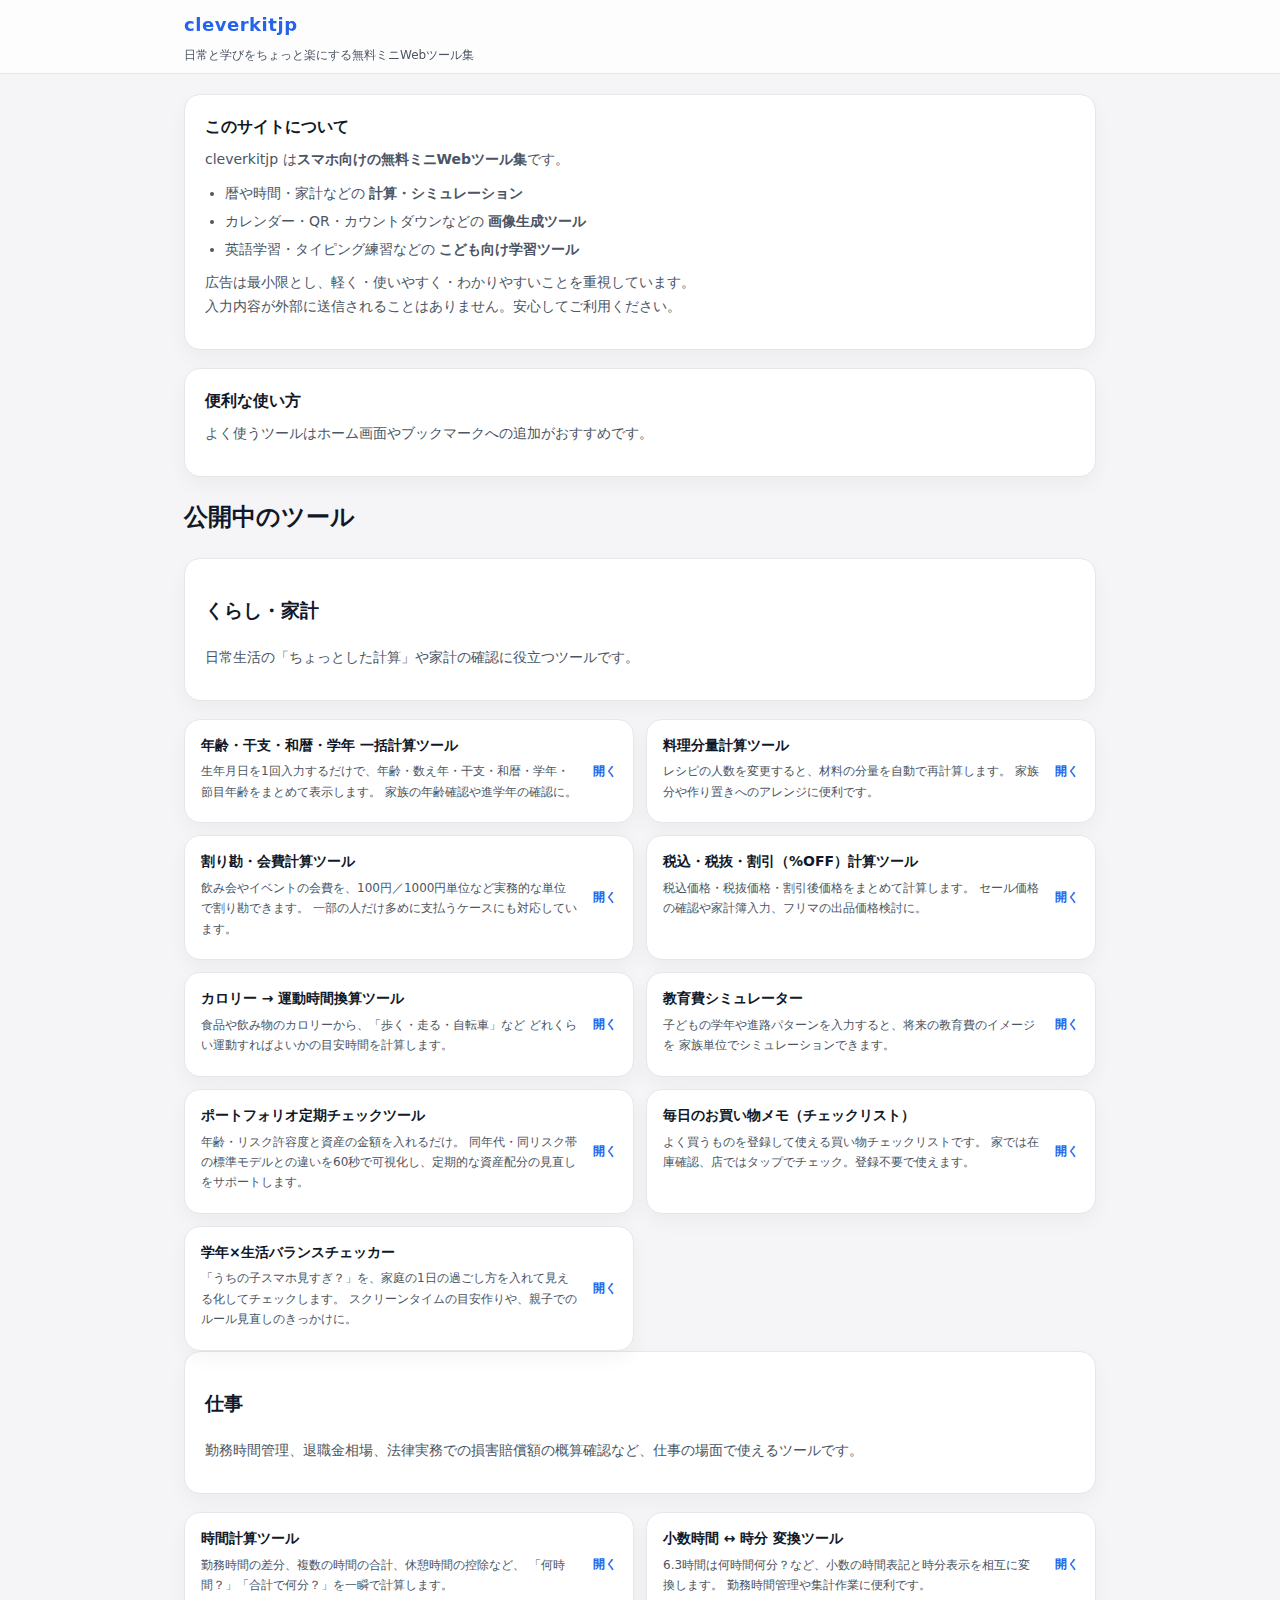
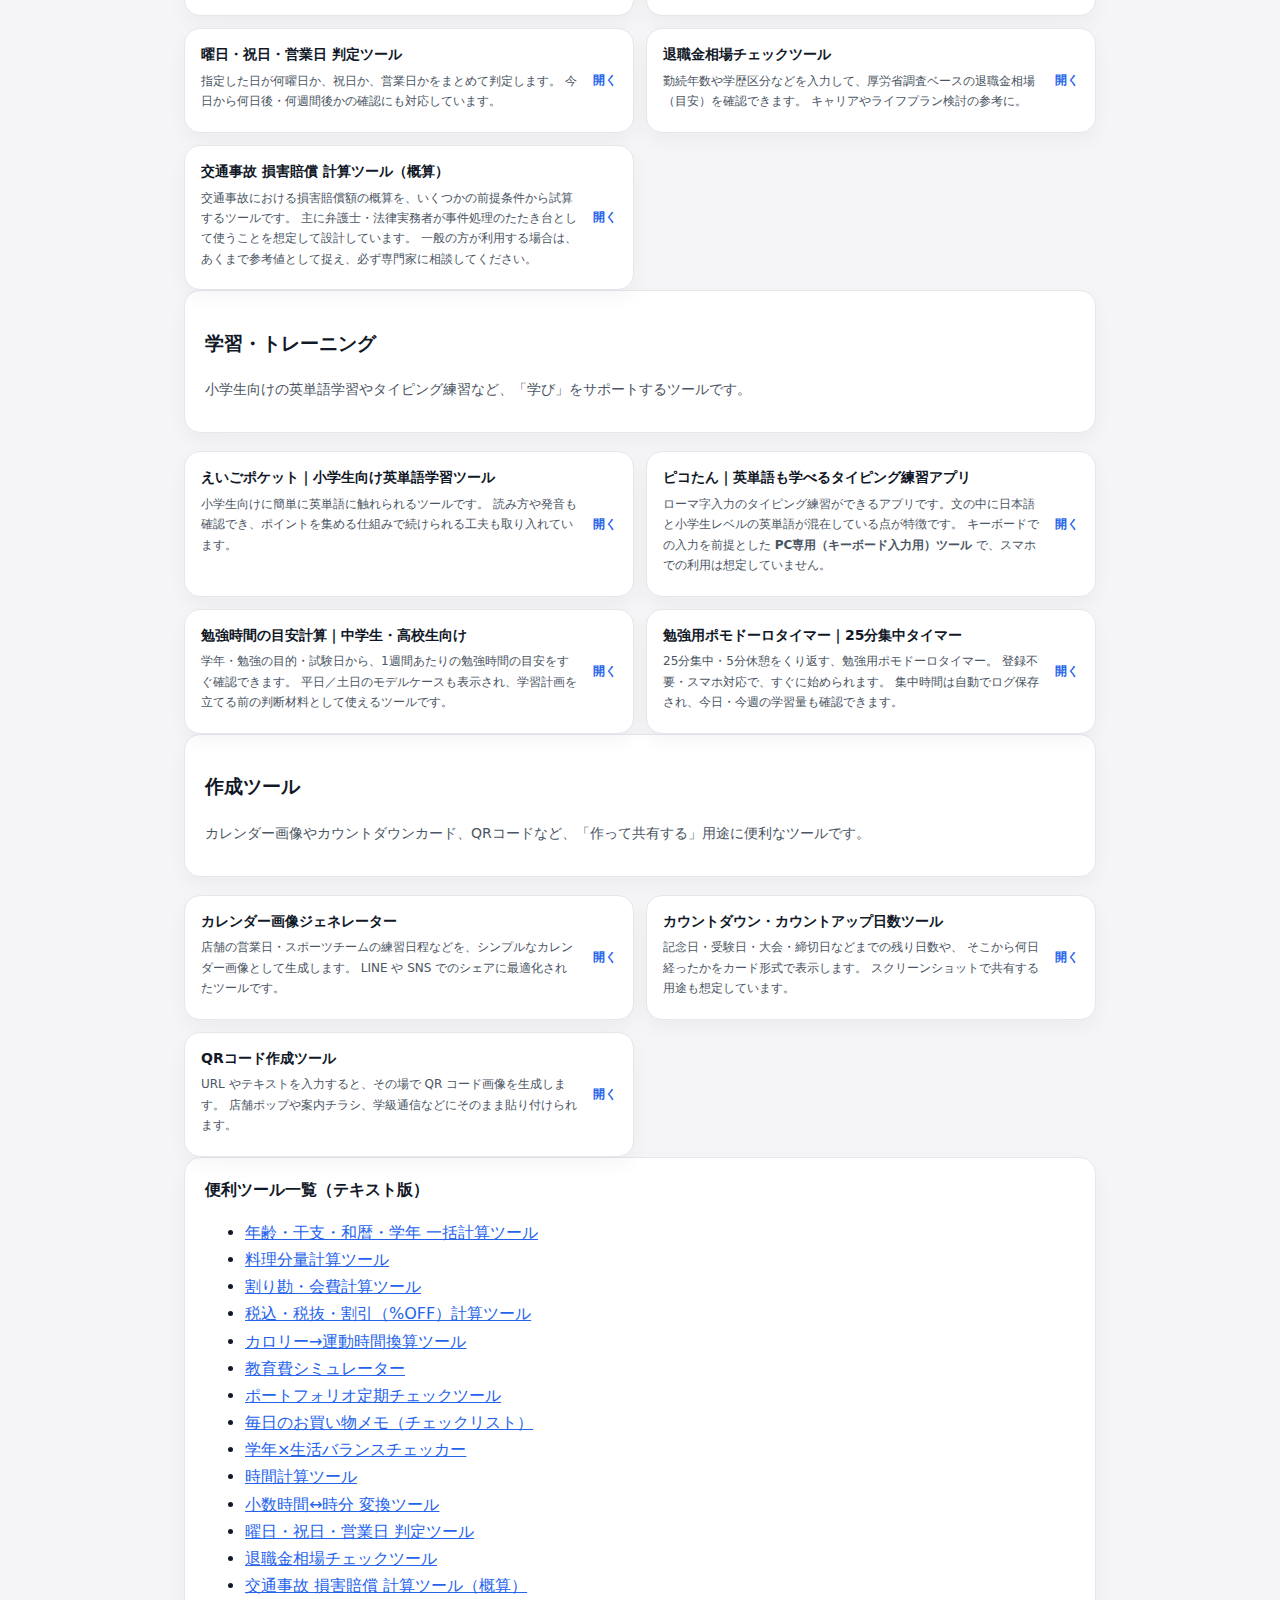
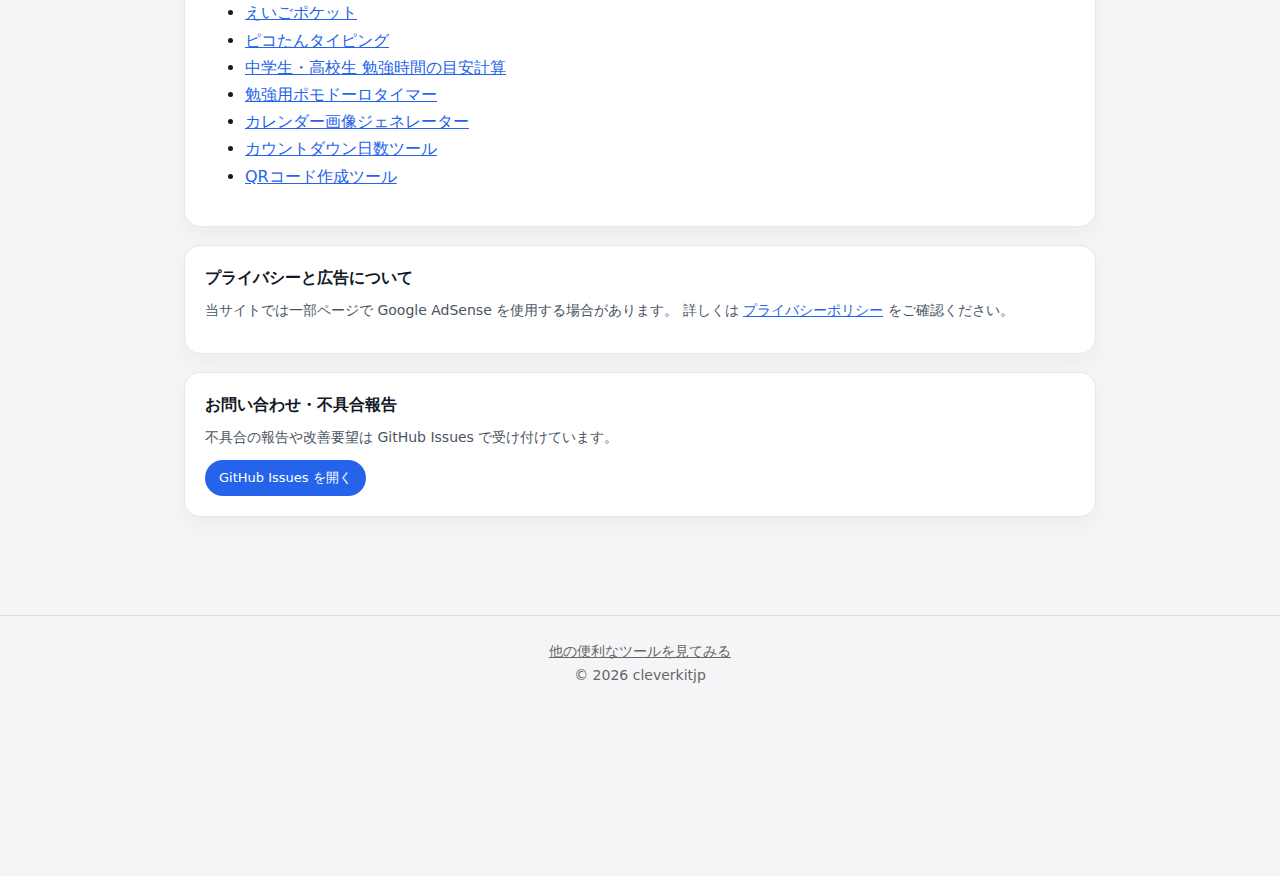
<file: index.html>
<!DOCTYPE html>
<html lang="ja">
<head>
  <meta charset="UTF-8">
  <title>cleverkitjp｜日常と学びをちょっと楽にする無料ミニWebツール集</title>
  <!-- Google tag (gtag.js) -->
<script async src="https://www.googletagmanager.com/gtag/js?id=G-F6517NYNFF"></script>
<script>
  window.dataLayer = window.dataLayer || [];
  function gtag(){dataLayer.push(arguments);}
  gtag('js', new Date());

  gtag('config', 'G-F6517NYNFF');
</script>
  <meta name="viewport" content="width=device-width,initial-scale=1">
  <meta name="description" content="暦や時間・家計などの計算・シミュレーション、カレンダー画像やQRコード・カウントダウン画像の生成、こども向け英語学習やタイピング練習などをまとめたスマホ向けの無料ミニWebツール集です。広告は最小限で、軽く・使いやすく・わかりやすい設計にこだわっています。">
  <link rel="canonical" href="https://cleverkitjp.github.io/">
  <link rel="icon" href="favicon.png" type="image/png">
  <script async src="https://pagead2.googlesyndication.com/pagead/js/adsbygoogle.js?client=ca-pub-9727255179923866" crossorigin="anonymous"></script>
  <!-- OGP -->
  <meta property="og:type" content="webpage">
  <meta property="og:site_name" content="cleverkitjp Webツール集">
  <meta property="og:title" content="cleverkitjp｜日常と学びをちょっと楽にする無料ミニWebツール集">
  <meta property="og:description" content="暦や時間・家計などの計算・シミュレーション、カレンダー画像やQRコード・カウントダウン画像の生成、こども向け英語学習やタイピング練習などをまとめたスマホ向けの無料ミニWebツール集です。">
  <meta property="og:url" content="https://cleverkitjp.github.io/">
  <meta property="og:image" content="https://cleverkitjp.github.io/ogp.png">

  <meta name="twitter:card" content="summary_large_image">

  <!-- schema.org WebSite -->
  <script type="application/ld+json">
  {
    "@context": "https://schema.org",
    "@type": "WebSite",
    "@id": "https://cleverkitjp.github.io/#website",
    "name": "cleverkitjp",
    "url": "https://cleverkitjp.github.io/",
    "description": "暦や時間・家計などの計算・シミュレーション、カレンダー画像やQRコード・カウントダウン画像の生成、こども向け英語学習やタイピング練習などをまとめたスマホ向けの無料ミニWebツール集です。",
    "inLanguage": "ja"
  }
  </script>

  <!-- schema.org WebPage -->
  <script type="application/ld+json">
  {
    "@context": "https://schema.org",
    "@type": "WebPage",
    "name": "cleverkitjp 便利ツール集",
    "url": "https://cleverkitjp.github.io/",
    "description": "日常生活と学びに役立つ計算・シミュレーション、画像生成ツール、英語学習・タイピング練習などをまとめたスマホ向けの無料ミニWebツール集です。",
    "isPartOf": { "@id": "https://cleverkitjp.github.io/#website" },
    "inLanguage": "ja"
  }
  </script>

  <link rel="stylesheet" href="https://cleverkitjp.github.io/common.css">
  <link rel="stylesheet" href="style.css">
  <script src="script.js" defer></script>
</head>

<body>
  <header class="site-header">
    <div class="site-header-inner">
      <div class="site-title">cleverkitjp</div>
      <p class="site-tagline">日常と学びをちょっと楽にする無料ミニWebツール集</p>
    </div>
  </header>

  <main class="site-main">
    <h1 class="visually-hidden">cleverkitjp｜日常と学びをちょっと楽にする無料ミニWebツール集</h1>

    <!-- このサイトについて -->
    <section aria-labelledby="section-about">
      <article class="card card--accent">
        <h2 id="section-about" class="section-heading">このサイトについて</h2>
        <p class="lead">
          cleverkitjp は<strong>スマホ向けの無料ミニWebツール集</strong>です。
        </p>
        <ul class="list">
          <li>暦や時間・家計などの <strong>計算・シミュレーション</strong></li>
          <li>カレンダー・QR・カウントダウンなどの <strong>画像生成ツール</strong></li>
          <li>英語学習・タイピング練習などの <strong>こども向け学習ツール</strong></li>
        </ul>
        <p>
          広告は最小限とし、軽く・使いやすく・わかりやすいことを重視しています。<br>
          入力内容が外部に送信されることはありません。安心してご利用ください。
        </p>
      </article>
    </section>

    <!-- 使い方 -->
    <section aria-labelledby="section-howto">
      <article class="card card--accent">
        <h2 id="section-howto" class="section-heading">便利な使い方</h2>
        <p class="note">よく使うツールはホーム画面やブックマークへの追加がおすすめです。</p>
      </article>
    </section>

    <!-- 公開中のツール（カードUI） -->
    <section aria-labelledby="section-tools">
      <h2 id="section-tools" class="section-title">公開中のツール</h2>
    </section>

      <!-- くらし・家計 -->
      <article class="card card--accent card--category">
        <h3 id="cat-life">くらし・家計</h3>
        <p class="category-desc">
          日常生活の「ちょっとした計算」や家計の確認に役立つツールです。
        </p>
      </article>

      <div class="tool-grid" aria-labelledby="cat-life">
        <a class="tool-card" href="https://cleverkitjp.github.io/age-eto-tool/">
          <div class="tool-card-body">
            <h4 class="tool-title">年齢・干支・和暦・学年 一括計算ツール</h4>
            <p class="tool-desc">
              生年月日を1回入力するだけで、年齢・数え年・干支・和暦・学年・節目年齢をまとめて表示します。
              家族の年齢確認や進学年の確認に。
            </p>
          </div>
          <span class="tool-link-label">開く</span>
        </a>

        <a class="tool-card" href="https://cleverkitjp.github.io/recipe-scaler/">
          <div class="tool-card-body">
            <h4 class="tool-title">料理分量計算ツール</h4>
            <p class="tool-desc">
              レシピの人数を変更すると、材料の分量を自動で再計算します。
              家族分や作り置きへのアレンジに便利です。
            </p>
          </div>
          <span class="tool-link-label">開く</span>
        </a>

        <a class="tool-card" href="https://cleverkitjp.github.io/warikan/">
          <div class="tool-card-body">
            <h4 class="tool-title">割り勘・会費計算ツール</h4>
            <p class="tool-desc">
              飲み会やイベントの会費を、100円／1000円単位など実務的な単位で割り勘できます。
              一部の人だけ多めに支払うケースにも対応しています。
            </p>
          </div>
          <span class="tool-link-label">開く</span>
        </a>

        <a class="tool-card" href="https://cleverkitjp.github.io/price-calc/">
          <div class="tool-card-body">
            <h4 class="tool-title">税込・税抜・割引（%OFF）計算ツール</h4>
            <p class="tool-desc">
              税込価格・税抜価格・割引後価格をまとめて計算します。
              セール価格の確認や家計簿入力、フリマの出品価格検討に。
            </p>
          </div>
          <span class="tool-link-label">開く</span>
        </a>

        <a class="tool-card" href="https://cleverkitjp.github.io/calorie-to-exercise/">
          <div class="tool-card-body">
            <h4 class="tool-title">カロリー → 運動時間換算ツール</h4>
            <p class="tool-desc">
              食品や飲み物のカロリーから、「歩く・走る・自転車」など
              どれくらい運動すればよいかの目安時間を計算します。
            </p>
          </div>
          <span class="tool-link-label">開く</span>
        </a>

        <a class="tool-card" href="https://cleverkitjp.github.io/education-cost-simulator/">
          <div class="tool-card-body">
            <h4 class="tool-title">教育費シミュレーター</h4>
            <p class="tool-desc">
              子どもの学年や進路パターンを入力すると、将来の教育費のイメージを
              家族単位でシミュレーションできます。
            </p>
          </div>
          <span class="tool-link-label">開く</span>
        </a>

         <a class="tool-card" href="https://cleverkitjp.github.io/portfolio-check/">
          <div class="tool-card-body">
            <h4 class="tool-title">ポートフォリオ定期チェックツール</h4>
            <p class="tool-desc">
              年齢・リスク許容度と資産の金額を入れるだけ。
              同年代・同リスク帯の標準モデルとの違いを60秒で可視化し、定期的な資産配分の見直しをサポートします。
            </p>
          </div>
          <span class="tool-link-label">開く</span>
        </a>
        
        <a class="tool-card" href="https://cleverkitjp.github.io/daily-shopping-memo/">
          <div class="tool-card-body">
            <h4 class="tool-title">毎日のお買い物メモ（チェックリスト）</h4>
            <p class="tool-desc">
              よく買うものを登録して使える買い物チェックリストです。
              家では在庫確認、店ではタップでチェック。登録不要で使えます。
            </p>
          </div>
          <span class="tool-link-label">開く</span>
        </a>

        <!-- 追加：life-balance-checker（SEO文面差し替え） -->
        <a class="tool-card" href="https://cleverkitjp.github.io/life-balance-checker/">
          <div class="tool-card-body">
            <h4 class="tool-title">学年×生活バランスチェッカー</h4>
            <p class="tool-desc">
              「うちの子スマホ見すぎ？」を、家庭の1日の過ごし方を入れて見える化してチェックします。
              スクリーンタイムの目安作りや、親子でのルール見直しのきっかけに。
            </p>
          </div>
          <span class="tool-link-label">開く</span>
        </a>
      </div>

      <!-- 仕事 -->
      <article class="card card--accent card--category">
        <h3 id="cat-work">仕事</h3>
        <p class="category-desc">
          勤務時間管理、退職金相場、法律実務での損害賠償額の概算確認など、仕事の場面で使えるツールです。
        </p>
      </article>

      <div class="tool-grid" aria-labelledby="cat-work">
        <a class="tool-card" href="https://cleverkitjp.github.io/time-calculator/">
          <div class="tool-card-body">
            <h4 class="tool-title">時間計算ツール</h4>
            <p class="tool-desc">
              勤務時間の差分、複数の時間の合計、休憩時間の控除など、
              「何時間？」「合計で何分？」を一瞬で計算します。
            </p>
          </div>
          <span class="tool-link-label">開く</span>
        </a>

        <!-- 追加：decimal-time-converter -->
        <a class="tool-card" href="https://cleverkitjp.github.io/decimal-time-converter/">
          <div class="tool-card-body">
            <h4 class="tool-title">小数時間 ↔ 時分 変換ツール</h4>
            <p class="tool-desc">
              6.3時間は何時間何分？など、小数の時間表記と時分表示を相互に変換します。
              勤務時間管理や集計作業に便利です。
            </p>
          </div>
          <span class="tool-link-label">開く</span>
        </a>

        <!-- 移動：weekday-holiday-checker（作成ツール→仕事） -->
        <a class="tool-card" href="https://cleverkitjp.github.io/weekday-holiday-checker/">
          <div class="tool-card-body">
            <h4 class="tool-title">曜日・祝日・営業日 判定ツール</h4>
            <p class="tool-desc">
              指定した日が何曜日か、祝日か、営業日かをまとめて判定します。
              今日から何日後・何週間後かの確認にも対応しています。
            </p>
          </div>
          <span class="tool-link-label">開く</span>
        </a>

        <a class="tool-card" href="https://cleverkitjp.github.io/taishokukin-souba-tool/">
          <div class="tool-card-body">
            <h4 class="tool-title">退職金相場チェックツール</h4>
            <p class="tool-desc">
              勤続年数や学歴区分などを入力して、厚労省調査ベースの退職金相場（目安）を確認できます。
              キャリアやライフプラン検討の参考に。
            </p>
          </div>
          <span class="tool-link-label">開く</span>
        </a>
        <a class="tool-card" href="https://cleverkitjp.github.io/traffic-accident-damages/">
          <div class="tool-card-body">
            <h4 class="tool-title">交通事故 損害賠償 計算ツール（概算）</h4>
            <p class="tool-desc">
              交通事故における損害賠償額の概算を、いくつかの前提条件から試算するツールです。
              主に弁護士・法律実務者が事件処理のたたき台として使うことを想定して設計しています。
              一般の方が利用する場合は、あくまで参考値として捉え、必ず専門家に相談してください。
            </p>
          </div>
          <span class="tool-link-label">開く</span>
        </a>
      </div>

      <!-- 学習・トレーニング -->
      <article class="card card--accent card--category">
        <h3 id="cat-study">学習・トレーニング</h3>
        <p class="category-desc">
          小学生向けの英単語学習やタイピング練習など、「学び」をサポートするツールです。
        </p>
      </article>

      <div class="tool-grid" aria-labelledby="cat-study">
        <a class="tool-card" href="https://cleverkitjp.github.io/eigo-pocket/">
          <div class="tool-card-body">
            <h4 class="tool-title">えいごポケット｜小学生向け英単語学習ツール</h4>
            <p class="tool-desc">
              小学生向けに簡単に英単語に触れられるツールです。
              読み方や発音も確認でき、ポイントを集める仕組みで続けられる工夫も取り入れています。
            </p>
          </div>
          <span class="tool-link-label">開く</span>
        </a>

        <a class="tool-card tool-card--pc" href="https://cleverkitjp.github.io/pikotan-typing/">
          <div class="tool-card-body">
            <h4 class="tool-title">ピコたん｜英単語も学べるタイピング練習アプリ</h4>
            <p class="tool-desc">
              ローマ字入力のタイピング練習ができるアプリです。文の中に日本語と小学生レベルの英単語が混在している点が特徴です。
              キーボードでの入力を前提とした <strong>PC専用（キーボード入力用）ツール</strong> で、スマホでの利用は想定していません。
            </p>
          </div>
          <span class="tool-link-label">開く</span>
        </a>

        <a class="tool-card" href="https://cleverkitjp.github.io/study-time/">
          <div class="tool-card-body">
            <h4 class="tool-title">勉強時間の目安計算｜中学生・高校生向け</h4>
            <p class="tool-desc">
              学年・勉強の目的・試験日から、1週間あたりの勉強時間の目安をすぐ確認できます。
              平日／土日のモデルケースも表示され、学習計画を立てる前の判断材料として使えるツールです。
            </p>
          </div>
          <span class="tool-link-label">開く</span>
        </a>

        <a class="tool-card" href="https://cleverkitjp.github.io/study-timer/">
          <div class="tool-card-body">
            <h4 class="tool-title">勉強用ポモドーロタイマー｜25分集中タイマー</h4>
            <p class="tool-desc">
              25分集中・5分休憩をくり返す、勉強用ポモドーロタイマー。
              登録不要・スマホ対応で、すぐに始められます。
              集中時間は自動でログ保存され、今日・今週の学習量も確認できます。
            </p>
          </div>
          <span class="tool-link-label">開く</span>
        </a>
      </div>

      <!-- 作成ツール -->
      <article class="card card--accent card--category">
        <h3 id="cat-create">作成ツール</h3>
        <p class="category-desc">
          カレンダー画像やカウントダウンカード、QRコードなど、「作って共有する」用途に便利なツールです。
        </p>
      </article>

      <div class="tool-grid" aria-labelledby="cat-create">
        <a class="tool-card" href="https://cleverkitjp.github.io/calendar-generator/">
          <div class="tool-card-body">
            <h4 class="tool-title">カレンダー画像ジェネレーター</h4>
            <p class="tool-desc">
              店舗の営業日・スポーツチームの練習日程などを、シンプルなカレンダー画像として生成します。
              LINE や SNS でのシェアに最適化されたツールです。
            </p>
          </div>
          <span class="tool-link-label">開く</span>
        </a>

        <a class="tool-card" href="https://cleverkitjp.github.io/countdown-tool/">
          <div class="tool-card-body">
            <h4 class="tool-title">カウントダウン・カウントアップ日数ツール</h4>
            <p class="tool-desc">
              記念日・受験日・大会・締切日などまでの残り日数や、
              そこから何日経ったかをカード形式で表示します。
              スクリーンショットで共有する用途も想定しています。
            </p>
          </div>
          <span class="tool-link-label">開く</span>
        </a>

        <a class="tool-card" href="https://cleverkitjp.github.io/qr-generator/">
          <div class="tool-card-body">
            <h4 class="tool-title">QRコード作成ツール</h4>
            <p class="tool-desc">
              URL やテキストを入力すると、その場で QR コード画像を生成します。
              店舗ポップや案内チラシ、学級通信などにそのまま貼り付けられます。
            </p>
          </div>
          <span class="tool-link-label">開く</span>
        </a>
      </div>

    </section>

    <!-- 便利ツール一覧（テキスト版） -->
    <section aria-label="便利ツール一覧" class="tool-list-section">
      <article class="card">
        <h2 class="section-heading">便利ツール一覧（テキスト版）</h2>
        <ul class="tool-list">
          <li><a href="/age-eto-tool/">年齢・干支・和暦・学年 一括計算ツール</a></li>
          <li><a href="/recipe-scaler/">料理分量計算ツール</a></li>
          <li><a href="/warikan/">割り勘・会費計算ツール</a></li>
          <li><a href="/price-calc/">税込・税抜・割引（%OFF）計算ツール</a></li>
          <li><a href="/calorie-to-exercise/">カロリー→運動時間換算ツール</a></li>
          <li><a href="/education-cost-simulator/">教育費シミュレーター</a></li>
          <li><a href="/portfolio-check/">ポートフォリオ定期チェックツール</a></li>
          <li><a href="/daily-shopping-memo/">毎日のお買い物メモ（チェックリスト）</a></li>
          <li><a href="/life-balance-checker/">学年×生活バランスチェッカー</a></li>
          <li><a href="/time-calculator/">時間計算ツール</a></li>
          <li><a href="/decimal-time-converter/">小数時間↔時分 変換ツール</a></li>
          <li><a href="/weekday-holiday-checker/">曜日・祝日・営業日 判定ツール</a></li>
          <li><a href="/taishokukin-souba-tool/">退職金相場チェックツール</a></li>
          <li><a href="/traffic-accident-damages/">交通事故 損害賠償 計算ツール（概算）</a></li>
          <li><a href="/eigo-pocket/">えいごポケット</a></li>
          <li><a href="/pikotan-typing/">ピコたんタイピング</a></li>
          <li><a href="/study-time/">中学生・高校生 勉強時間の目安計算 </a></li>
          <li><a href="/study-timer/">勉強用ポモドーロタイマー </a></li>
          <li><a href="/calendar-generator/">カレンダー画像ジェネレーター</a></li>
          <li><a href="/countdown-tool/">カウントダウン日数ツール</a></li>
          <li><a href="/qr-generator/">QRコード作成ツール</a></li>
        </ul>
      </article>
    </section>

    <!-- プライバシー -->
    <section aria-labelledby="section-privacy">
      <article class="card">
        <h2 id="section-privacy" class="section-heading">プライバシーと広告について</h2>
        <p>
          当サイトでは一部ページで Google AdSense を使用する場合があります。
          詳しくは <a href="privacy.html">プライバシーポリシー</a> をご確認ください。
        </p>
      </article>
    </section>

    <!-- お問い合わせ -->
    <section aria-labelledby="section-contact">
      <article class="card">
        <h2 id="section-contact" class="section-heading">お問い合わせ・不具合報告</h2>
        <p>不具合の報告や改善要望は GitHub Issues で受け付けています。</p>
        <a class="btn" href="https://github.com/cleverkitjp/age-eto-tool/issues" target="_blank" rel="noopener noreferrer">
          GitHub Issues を開く
        </a>
      </article>
    </section>

  </main>
  <div id="ck-footer-container"></div>
  <script>
    (function() {
      var container = document.getElementById('ck-footer-container');
      if (!container) return;

      fetch('https://cleverkitjp.github.io/footer.html')
        .then(function(r) { return r.text(); })
        .then(function(html) {
          container.innerHTML = html;
          try { (adsbygoogle = window.adsbygoogle || []).push({}); } catch (e) {}
        })
        .catch(function(e) {});
    })();
  </script>
</body>
</html>
</file>
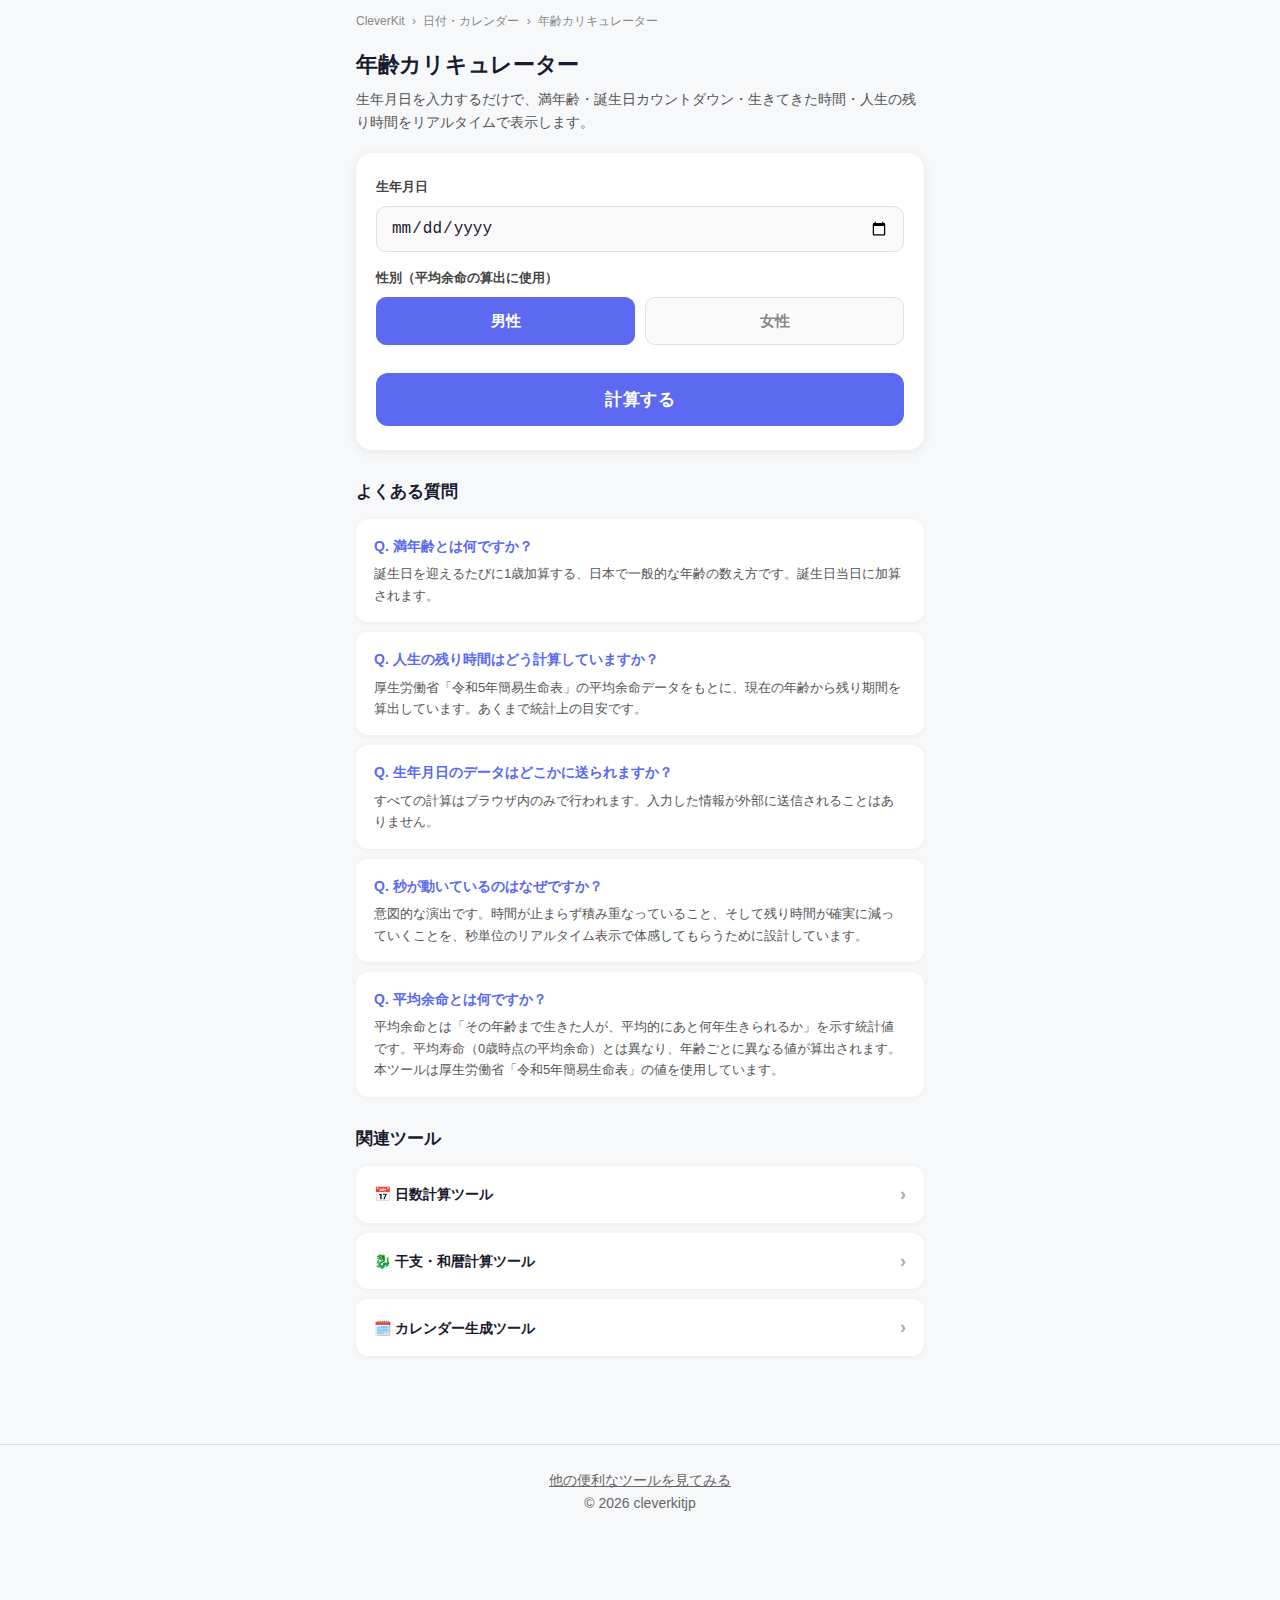
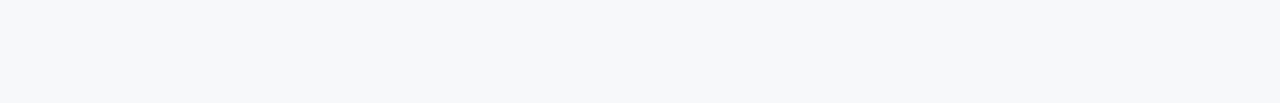
<file: age-calculator/index.html>
<!DOCTYPE html>
<html lang="ja">
<head>
  <meta charset="UTF-8">
  <meta name="viewport" content="width=device-width, initial-scale=1.0">
  <title>年齢カリキュレーター｜満年齢・誕生日まで何日を計算</title>
  <meta name="description" content="生年月日を入力するだけで満年齢（年・月・日）、次の誕生日までの日数、生まれてから何日・何時間・何分・何秒かをリアルタイム表示。人生の残り時間も計算。スマホ対応・無料。">
  <link rel="stylesheet" href="/common.css">
  <script async src="https://www.googletagmanager.com/gtag/js?id=G-F6517NYNFF"></script>
  <script>
    window.dataLayer = window.dataLayer || [];
    function gtag(){dataLayer.push(arguments);}
    gtag('js', new Date());
    gtag('config', 'G-F6517NYNFF');
  </script>
  <script async src="https://pagead2.googlesyndication.com/pagead/js/adsbygoogle.js?client=ca-pub-9727255179923866" crossorigin="anonymous"></script>
  <style>
    *, *::before, *::after { box-sizing: border-box; margin: 0; padding: 0; }

    body {
      font-family: -apple-system, BlinkMacSystemFont, 'Hiragino Sans', 'Noto Sans JP', sans-serif;
      background: #f7f8fa;
      color: #1a1a2e;
      font-size: 16px;
      line-height: 1.6;
    }

    .container {
      max-width: 600px;
      margin: 0 auto;
      padding: 0 16px 48px;
    }

    /* パンくず */
    .breadcrumb {
      font-size: 12px;
      color: #888;
      padding: 12px 0 8px;
    }
    .breadcrumb a { color: #888; text-decoration: none; }
    .breadcrumb a:hover { text-decoration: underline; }
    .breadcrumb span { margin: 0 4px; }

    /* H1 */
    h1 {
      font-size: 22px;
      font-weight: 700;
      color: #1a1a2e;
      margin: 8px 0 6px;
      letter-spacing: -0.3px;
    }

    .intro {
      font-size: 14px;
      color: #555;
      margin-bottom: 20px;
    }

    /* 入力カード */
    .input-card {
      background: #fff;
      border-radius: 16px;
      padding: 24px 20px;
      box-shadow: 0 2px 12px rgba(0,0,0,0.07);
      margin-bottom: 20px;
    }

    .input-group {
      margin-bottom: 16px;
    }

    .input-group label {
      display: block;
      font-size: 13px;
      font-weight: 600;
      color: #444;
      margin-bottom: 8px;
    }

    .input-group input[type="date"] {
      width: 100%;
      padding: 12px 14px;
      border: 1.5px solid #e0e0e8;
      border-radius: 10px;
      font-size: 16px;
      color: #1a1a2e;
      background: #fafafa;
      outline: none;
      transition: border-color 0.2s;
    }
    .input-group input[type="date"]:focus {
      border-color: #5b6af0;
      background: #fff;
    }

    /* 性別トグル */
    .gender-toggle {
      display: flex;
      gap: 10px;
    }
    .gender-toggle input[type="radio"] { display: none; }
    .gender-toggle label {
      flex: 1;
      text-align: center;
      padding: 11px;
      border: 1.5px solid #e0e0e8;
      border-radius: 10px;
      font-size: 15px;
      font-weight: 600;
      color: #888;
      cursor: pointer;
      transition: all 0.2s;
      background: #fafafa;
    }
    .gender-toggle input[type="radio"]:checked + label {
      border-color: #5b6af0;
      background: #5b6af0;
      color: #fff;
    }

    /* 計算ボタン */
    .calc-btn {
      width: 100%;
      padding: 15px;
      background: #5b6af0;
      color: #fff;
      border: none;
      border-radius: 12px;
      font-size: 17px;
      font-weight: 700;
      cursor: pointer;
      margin-top: 4px;
      transition: background 0.2s, transform 0.1s;
      letter-spacing: 0.5px;
    }
    .calc-btn:active { transform: scale(0.98); background: #4a58d8; }

    /* 結果エリア */
    .results { display: none; }
    .results.show { display: block; }

    .result-card {
      background: #fff;
      border-radius: 16px;
      padding: 22px 20px;
      box-shadow: 0 2px 12px rgba(0,0,0,0.07);
      margin-bottom: 14px;
    }

    .result-card .label {
      font-size: 13px;
      font-weight: 600;
      color: #888;
      margin-bottom: 6px;
    }

    .result-card .value {
      font-size: 28px;
      font-weight: 700;
      color: #1a1a2e;
      letter-spacing: -0.5px;
    }

    .result-card .value span.unit {
      font-size: 16px;
      font-weight: 500;
      color: #666;
      margin-left: 2px;
    }

    .result-card.birthday {
      border-left: 4px solid #f0a500;
    }
    .result-card.birthday .value { color: #c47f00; }

    .birthday-today {
      font-size: 20px;
      font-weight: 700;
      color: #e05a00;
      text-align: center;
      padding: 8px 0;
    }

    /* タブ */
    .tab-section {
      background: #fff;
      border-radius: 16px;
      box-shadow: 0 2px 12px rgba(0,0,0,0.07);
      overflow: hidden;
      margin-bottom: 20px;
    }

    .tab-header {
      display: flex;
      border-bottom: 1.5px solid #f0f0f5;
    }

    .tab-btn {
      flex: 1;
      padding: 14px 8px;
      background: none;
      border: none;
      font-size: 14px;
      font-weight: 600;
      color: #aaa;
      cursor: pointer;
      border-bottom: 3px solid transparent;
      margin-bottom: -1.5px;
      transition: all 0.2s;
    }
    .tab-btn.active {
      color: #5b6af0;
      border-bottom-color: #5b6af0;
    }

    .tab-content { display: none; padding: 22px 20px; }
    .tab-content.active { display: block; }

    /* リアルタイムカウンター */
    .counter-grid {
      display: grid;
      grid-template-columns: 1fr 1fr;
      gap: 12px;
    }

    .counter-item {
      text-align: center;
    }

    .counter-item .c-label {
      font-size: 12px;
      color: #999;
      margin-bottom: 4px;
    }

    .counter-item .c-value {
      font-size: 26px;
      font-weight: 700;
      color: #1a1a2e;
      font-variant-numeric: tabular-nums;
      font-family: 'SF Mono', 'Courier New', monospace;
      letter-spacing: -0.5px;
    }

    .counter-item.seconds .c-value {
      color: #5b6af0;
      font-size: 30px;
    }

    .counter-item.days {
      grid-column: span 2;
    }
    .counter-item.days .c-value {
      font-size: 34px;
    }

    /* 残り時間タブ */
    .remaining-note {
      font-size: 12px;
      color: #aaa;
      text-align: center;
      margin-top: 14px;
    }

    .countdown-label {
      font-size: 13px;
      color: #e05a00;
      font-weight: 600;
      text-align: center;
      margin-bottom: 14px;
    }

    .counter-item.remaining-sec .c-value {
      color: #e05a00;
    }

    /* FAQ */
    .section-title {
      font-size: 17px;
      font-weight: 700;
      color: #1a1a2e;
      margin: 28px 0 14px;
    }

    .faq-item {
      background: #fff;
      border-radius: 12px;
      padding: 16px 18px;
      margin-bottom: 10px;
      box-shadow: 0 1px 6px rgba(0,0,0,0.05);
    }
    .faq-q {
      font-size: 14px;
      font-weight: 700;
      color: #5b6af0;
      margin-bottom: 6px;
    }
    .faq-a {
      font-size: 13px;
      color: #555;
      line-height: 1.65;
    }

    /* 関連ツール */
    .related-tools {
      display: flex;
      flex-direction: column;
      gap: 10px;
    }
    .related-tool-link {
      background: #fff;
      border-radius: 12px;
      padding: 14px 18px;
      text-decoration: none;
      color: #1a1a2e;
      font-size: 14px;
      font-weight: 600;
      box-shadow: 0 1px 6px rgba(0,0,0,0.05);
      display: flex;
      align-items: center;
      gap: 8px;
      transition: box-shadow 0.2s;
    }
    .related-tool-link:hover { box-shadow: 0 3px 12px rgba(0,0,0,0.1); }
    .related-tool-link::after {
      content: '›';
      margin-left: auto;
      color: #aaa;
      font-size: 18px;
    }
  </style>
</head>
<body>
<div class="container">

  <!-- パンくず -->
  <nav class="breadcrumb" aria-label="パンくずリスト">
    <a href="/">CleverKit</a>
    <span>›</span>
    <a href="/category-calendar/">日付・カレンダー</a>
    <span>›</span>
    年齢カリキュレーター
  </nav>

  <h1>年齢カリキュレーター</h1>
  <p class="intro">生年月日を入力するだけで、満年齢・誕生日カウントダウン・生きてきた時間・人生の残り時間をリアルタイムで表示します。</p>

  <!-- 入力カード -->
  <div class="input-card">
    <div class="input-group">
      <label for="birthdate">生年月日</label>
      <input type="date" id="birthdate" max="">
    </div>
    <div class="input-group">
      <label>性別（平均余命の算出に使用）</label>
      <div class="gender-toggle">
        <input type="radio" name="gender" id="male" value="male" checked>
        <label for="male">男性</label>
        <input type="radio" name="gender" id="female" value="female">
        <label for="female">女性</label>
      </div>
    </div>
    <button class="calc-btn" onclick="calculate()">計算する</button>
  </div>

  <!-- 結果エリア -->
  <div class="results" id="results">

    <!-- 満年齢 -->
    <div class="result-card">
      <div class="label">🎂 あなたの年齢</div>
      <div class="value" id="age-display">--</div>
    </div>

    <!-- 誕生日カウントダウン -->
    <div class="result-card birthday" id="birthday-card">
      <div class="label">🎉 次の誕生日まで</div>
      <div id="birthday-display"></div>
    </div>

    <!-- タブセクション -->
    <div class="tab-section">
      <div class="tab-header">
        <button class="tab-btn active" onclick="switchTab('lived')" id="tab-lived">生きてきた時間</button>
        <button class="tab-btn" onclick="switchTab('remaining')" id="tab-remaining">残りの時間</button>
      </div>

      <!-- タブA：生きてきた時間 -->
      <div class="tab-content active" id="content-lived">
        <div class="counter-grid">
          <div class="counter-item days">
            <div class="c-label">日数</div>
            <div class="c-value" id="lived-days">--</div>
          </div>
          <div class="counter-item">
            <div class="c-label">時間</div>
            <div class="c-value" id="lived-hours">--</div>
          </div>
          <div class="counter-item">
            <div class="c-label">分</div>
            <div class="c-value" id="lived-minutes">--</div>
          </div>
          <div class="counter-item seconds" style="grid-column: span 2;">
            <div class="c-label">秒</div>
            <div class="c-value" id="lived-seconds">--</div>
          </div>
        </div>
      </div>

      <!-- タブB：残りの時間 -->
      <div class="tab-content" id="content-remaining">
        <div class="countdown-label">平均余命まであと（日本人平均・性別別）</div>
        <div class="counter-grid">
          <div class="counter-item days">
            <div class="c-label">残り日数</div>
            <div class="c-value" id="remaining-days">--</div>
            <div id="remaining-years" style="font-size:13px;color:#aaa;margin-top:4px;"></div>
          </div>
          <div class="counter-item">
            <div class="c-label">時間</div>
            <div class="c-value" id="remaining-hours">--</div>
          </div>
          <div class="counter-item">
            <div class="c-label">分</div>
            <div class="c-value" id="remaining-minutes">--</div>
          </div>
          <div class="counter-item seconds remaining-sec" style="grid-column: span 2;">
            <div class="c-label">秒</div>
            <div class="c-value" id="remaining-seconds">--</div>
          </div>
        </div>
        <p class="remaining-note">※厚生労働省「令和5年簡易生命表」の平均余命をもとに算出。個人差があります。</p>
      </div>
    </div>

  </div><!-- /results -->

  <!-- FAQ -->
  <h2 class="section-title">よくある質問</h2>

  <div class="faq-item">
    <div class="faq-q">Q. 満年齢とは何ですか？</div>
    <div class="faq-a">誕生日を迎えるたびに1歳加算する、日本で一般的な年齢の数え方です。誕生日当日に加算されます。</div>
  </div>
  <div class="faq-item">
    <div class="faq-q">Q. 人生の残り時間はどう計算していますか？</div>
    <div class="faq-a">厚生労働省「令和5年簡易生命表」の平均余命データをもとに、現在の年齢から残り期間を算出しています。あくまで統計上の目安です。</div>
  </div>
  <div class="faq-item">
    <div class="faq-q">Q. 生年月日のデータはどこかに送られますか？</div>
    <div class="faq-a">すべての計算はブラウザ内のみで行われます。入力した情報が外部に送信されることはありません。</div>
  </div>
  <div class="faq-item">
    <div class="faq-q">Q. 秒が動いているのはなぜですか？</div>
    <div class="faq-a">意図的な演出です。時間が止まらず積み重なっていること、そして残り時間が確実に減っていくことを、秒単位のリアルタイム表示で体感してもらうために設計しています。</div>
  </div>
  <div class="faq-item">
    <div class="faq-q">Q. 平均余命とは何ですか？</div>
    <div class="faq-a">平均余命とは「その年齢まで生きた人が、平均的にあと何年生きられるか」を示す統計値です。平均寿命（0歳時点の平均余命）とは異なり、年齢ごとに異なる値が算出されます。本ツールは厚生労働省「令和5年簡易生命表」の値を使用しています。</div>
  </div>

  <!-- 関連ツール -->
  <h2 class="section-title">関連ツール</h2>
  <div class="related-tools">
    <a href="/day-counter/" class="related-tool-link">📅 日数計算ツール</a>
    <a href="/eto/" class="related-tool-link">🐉 干支・和暦計算ツール</a>
    <a href="/calendar-generator/" class="related-tool-link">🗓️ カレンダー生成ツール</a>
  </div>

</div><!-- /container -->

<!-- フッター -->
<div id="ck-footer-container"></div>
<script>
(function() {
  var container = document.getElementById('ck-footer-container');
  if (!container) return;
  fetch('/footer.html')
    .then(function(r) { return r.text(); })
    .then(function(html) {
      container.innerHTML = html;
      try { (adsbygoogle = window.adsbygoogle || []).push({}); } catch(e) {}
    })
    .catch(function(e) {});
})();
</script>

<script>
  // 平均余命テーブル（厚労省 令和5年簡易生命表より）
  // 各年齢における残り平均余命（年）
  const lifeExpectancy = {
    male: {
      0:81.09,1:80.42,2:79.43,3:78.44,4:77.45,5:76.46,6:75.47,7:74.48,8:73.48,9:72.49,
      10:71.50,11:70.51,12:69.52,13:68.53,14:67.54,15:66.55,16:65.57,17:64.59,18:63.61,19:62.64,
      20:61.67,21:60.71,22:59.75,23:58.79,24:57.83,25:56.87,26:55.91,27:54.95,28:53.99,29:53.03,
      30:52.07,31:51.11,32:50.15,33:49.19,34:48.24,35:47.28,36:46.33,37:45.37,38:44.42,39:43.47,
      40:42.52,41:41.57,42:40.63,43:39.68,44:38.74,45:37.80,46:36.86,47:35.92,48:34.99,49:34.06,
      50:33.14,51:32.22,52:31.31,53:30.41,54:29.51,55:28.62,56:27.73,57:26.85,58:25.98,59:25.12,
      60:24.26,61:23.41,62:22.57,63:21.73,64:20.90,65:20.08,66:19.27,67:18.46,68:17.67,69:16.88,
      70:16.10,71:15.33,72:14.57,73:13.82,74:13.08,75:12.35,76:11.63,77:10.92,78:10.23,79:9.55,
      80:8.89,81:8.24,82:7.61,83:7.00,84:6.40,85:5.83,86:5.28,87:4.76,88:4.27,89:3.81,
      90:3.38,91:2.99,92:2.63,93:2.31,94:2.02,95:1.77,96:1.55,97:1.36,98:1.20,99:1.06,100:0.94
    },
    female: {
      0:87.14,1:86.45,2:85.46,3:84.47,4:83.47,5:82.48,6:81.48,7:80.49,8:79.49,9:78.50,
      10:77.50,11:76.51,12:75.51,13:74.52,14:73.53,15:72.54,16:71.55,17:70.56,18:69.57,19:68.59,
      20:67.60,21:66.62,22:65.63,23:64.65,24:63.66,25:62.68,26:61.69,27:60.71,28:59.72,29:58.74,
      30:57.76,31:56.78,32:55.80,33:54.82,34:53.84,35:52.86,36:51.89,37:50.91,38:49.94,39:48.96,
      40:47.99,41:47.02,42:46.05,43:45.08,44:44.12,45:43.15,46:42.19,47:41.23,48:40.27,49:39.32,
      50:38.36,51:37.41,52:36.46,53:35.52,54:34.57,55:33.63,56:32.70,57:31.76,58:30.83,59:29.91,
      60:28.98,61:28.06,62:27.15,63:26.24,64:25.33,65:24.43,66:23.53,67:22.64,68:21.75,69:20.87,
      70:19.99,71:19.12,72:18.26,73:17.41,74:16.56,75:15.73,76:14.90,77:14.08,78:13.28,79:12.48,
      80:11.70,81:10.93,82:10.18,83:9.45,84:8.73,85:8.04,86:7.37,87:6.73,88:6.12,89:5.54,
      90:4.99,91:4.48,92:4.01,93:3.57,94:3.17,95:2.81,96:2.48,97:2.19,98:1.93,99:1.70,100:1.50
    }
  };

  let timerInterval = null;
  let birthTimestamp = null;
  let lifeEndTimestamp = null;

  // input[type=date] の max を今日に設定
  document.getElementById('birthdate').max = new Date().toISOString().split('T')[0];

  function calculate() {
    const birthdateVal = document.getElementById('birthdate').value;
    if (!birthdateVal) {
      alert('生年月日を入力してください');
      return;
    }

    const gender = document.querySelector('input[name="gender"]:checked').value;
    const [y, m, d] = birthdateVal.split('-').map(Number);
    const birth = new Date(y, m - 1, d);
    const today = new Date();

    if (birth > today) {
      alert('生年月日は今日以前を入力してください');
      return;
    }

    // 満年齢計算
    let ageY = today.getFullYear() - birth.getFullYear();
    let ageM = today.getMonth() - birth.getMonth();
    let ageD = today.getDate() - birth.getDate();

    if (ageD < 0) {
      ageM--;
      const prevMonth = new Date(today.getFullYear(), today.getMonth(), 0);
      ageD += prevMonth.getDate();
    }
    if (ageM < 0) {
      ageY--;
      ageM += 12;
    }

    document.getElementById('age-display').innerHTML =
      `${ageY}<span class="unit">歳</span> ${ageM}<span class="unit">ヶ月</span> ${ageD}<span class="unit">日</span>`;

    // 次の誕生日
    let nextBirthday = new Date(today.getFullYear(), m - 1, d);
    if (nextBirthday <= today) {
      nextBirthday = new Date(today.getFullYear() + 1, m - 1, d);
    }
    const diffBirthday = Math.ceil((nextBirthday - today) / (1000 * 60 * 60 * 24));
    const bdayEl = document.getElementById('birthday-display');

    if (today.getMonth() === m - 1 && today.getDate() === d) {
      bdayEl.innerHTML = `<div class="birthday-today">🎉 今日は誕生日です！おめでとうございます！</div>`;
    } else {
      bdayEl.innerHTML = `<div class="value">${diffBirthday}<span class="unit">日</span></div>`;
    }

    // 平均余命から人生終了時刻を計算
    const currentAge = ageY;
    const tableAge = Math.min(currentAge, 100);
    const expectancyYears = (lifeExpectancy[gender][tableAge] || 1);
    const lifeEndMs = today.getTime() + expectancyYears * 365.25 * 24 * 60 * 60 * 1000;
    lifeEndTimestamp = lifeEndMs;
    birthTimestamp = birth.getTime();

    // 結果表示
    document.getElementById('results').classList.add('show');
    document.getElementById('results').scrollIntoView({ behavior: 'smooth', block: 'nearest' });

    // タイマー開始
    if (timerInterval) clearInterval(timerInterval);
    updateCounters();
    timerInterval = setInterval(updateCounters, 1000);
  }

  function updateCounters() {
    const now = Date.now();

    // 生きてきた時間
    const livedMs = now - birthTimestamp;
    const livedTotalSec = Math.floor(livedMs / 1000);
    const livedDays = Math.floor(livedTotalSec / 86400);
    const livedHours = Math.floor((livedTotalSec % 86400) / 3600);
    const livedMinutes = Math.floor((livedTotalSec % 3600) / 60);
    const livedSeconds = livedTotalSec % 60;

    document.getElementById('lived-days').textContent = livedDays.toLocaleString();
    document.getElementById('lived-hours').textContent = String(livedHours).padStart(2, '0');
    document.getElementById('lived-minutes').textContent = String(livedMinutes).padStart(2, '0');
    document.getElementById('lived-seconds').textContent = String(livedSeconds).padStart(2, '0');

    // 残りの時間
    const remainingMs = lifeEndTimestamp - now;
    if (remainingMs > 0) {
      const remainingTotalSec = Math.floor(remainingMs / 1000);
      const remainingDays = Math.floor(remainingTotalSec / 86400);
      const remainingHours = Math.floor((remainingTotalSec % 86400) / 3600);
      const remainingMinutes = Math.floor((remainingTotalSec % 3600) / 60);
      const remainingSeconds = remainingTotalSec % 60;

      document.getElementById('remaining-days').textContent = remainingDays.toLocaleString();
      document.getElementById('remaining-years').textContent = '約 ' + (remainingDays / 365.25).toFixed(1) + ' 年';
      document.getElementById('remaining-hours').textContent = String(remainingHours).padStart(2, '0');
      document.getElementById('remaining-minutes').textContent = String(remainingMinutes).padStart(2, '0');
      document.getElementById('remaining-seconds').textContent = String(remainingSeconds).padStart(2, '0');
    } else {
      document.getElementById('remaining-days').textContent = '0';
      document.getElementById('remaining-hours').textContent = '00';
      document.getElementById('remaining-minutes').textContent = '00';
      document.getElementById('remaining-seconds').textContent = '00';
    }
  }

  function switchTab(tab) {
    document.querySelectorAll('.tab-btn').forEach(b => b.classList.remove('active'));
    document.querySelectorAll('.tab-content').forEach(c => c.classList.remove('active'));
    document.getElementById('tab-' + tab).classList.add('active');
    document.getElementById('content-' + tab).classList.add('active');
  }
</script>

</body>
</html>
</file>
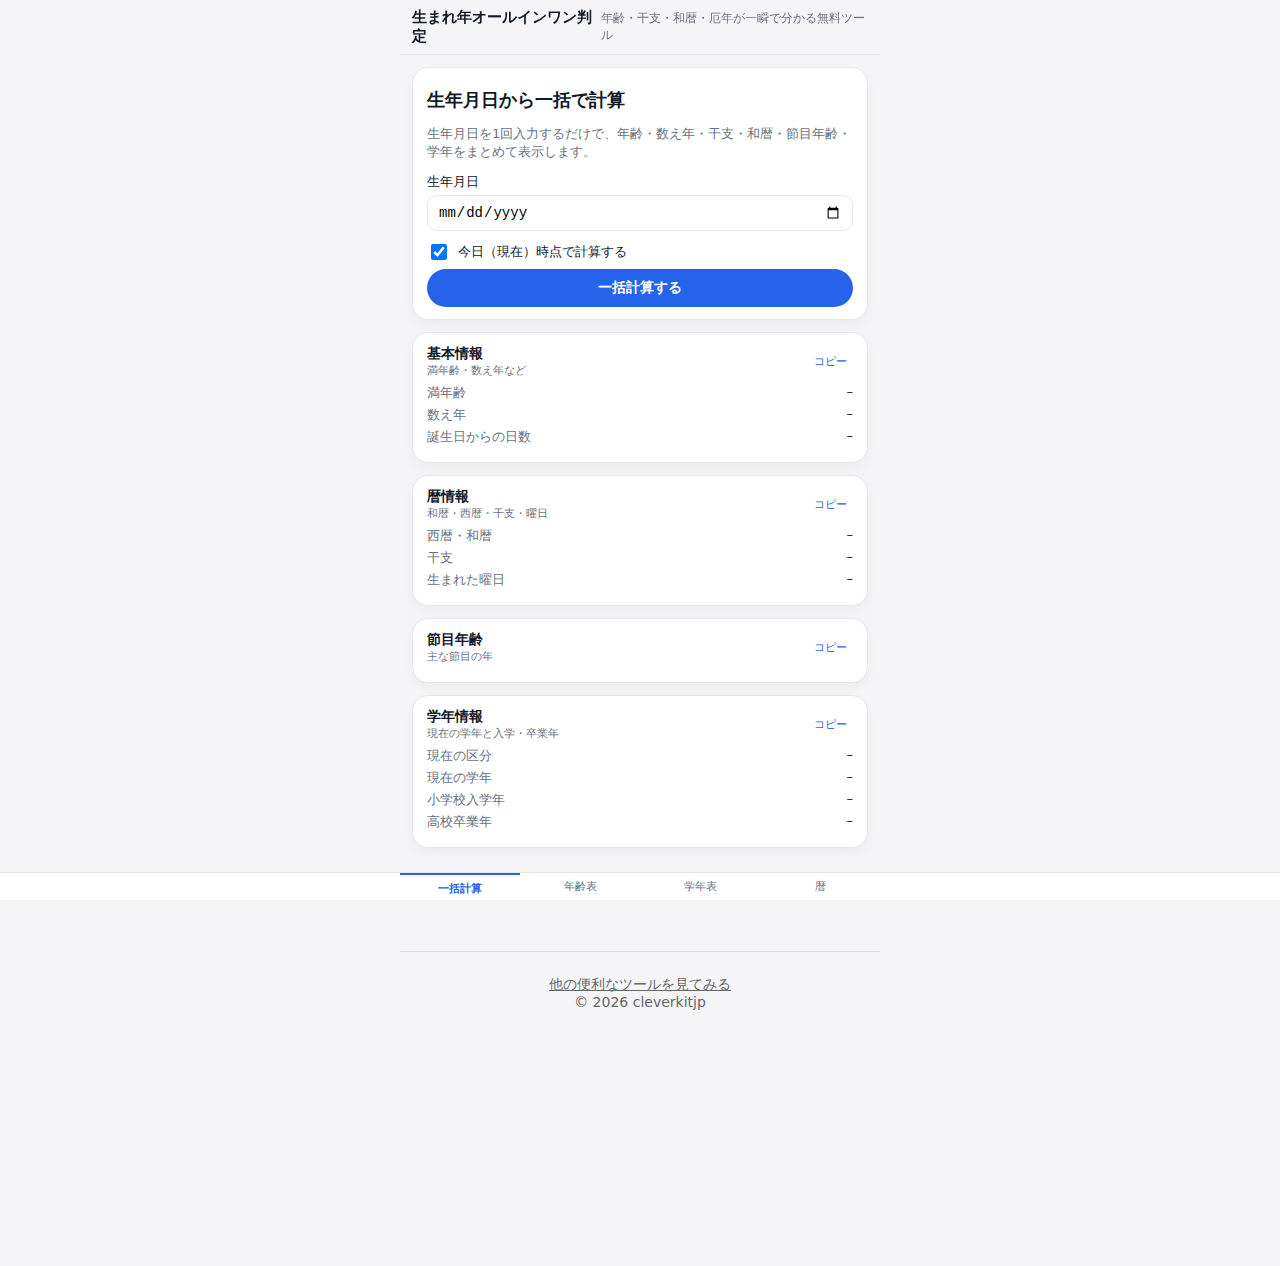
<file: age-eto-tool/index.html>
<!DOCTYPE html>
<html lang="ja">
<head>
  <meta charset="UTF-8">
  <title>生まれ年オールインワン判定｜年齢・干支・和暦・厄年が一瞬で分かる無料ツール</title>
  <!-- Google tag (gtag.js) -->
<script async src="https://www.googletagmanager.com/gtag/js?id=G-F6517NYNFF"></script>
<script>
  window.dataLayer = window.dataLayer || [];
  function gtag(){dataLayer.push(arguments);}
  gtag('js', new Date());

  gtag('config', 'G-F6517NYNFF');
</script>
  <meta name="viewport" content="width=device-width,initial-scale=1">
  <meta name="description" content="生年月日を1回入力するだけで、満年齢・数え年・干支・和暦・節目年齢・学年・社会人年数までを一括表示できる、スマホ特化の年齢計算ツールです。広告を最小限に抑えた、軽くて見やすいWebアプリです。">
  <link rel="canonical" href="https://cleverkit.jp/age-eto-tool/">
  <link rel="stylesheet" href="https://cleverkitjp.github.io/common.css">

  <!-- OGP -->
  <meta property="og:type" content="website">
  <meta property="og:title" content="生まれ年オールインワン判定｜年齢・干支・和暦・厄年が一瞬で分かる無料ツール">
  <meta property="og:description" content="生年月日を1回入力するだけで、満年齢・数え年・干支・和暦・節目年齢・学年・社会人年数までを一括表示できる、スマホ特化の年齢計算ツールです。">
  <meta property="og:image" content="https://cleverkitjp.github.io/age-eto-tool/ogp.png">
  <meta property="og:url" content="https://cleverkit.jp/age-eto-tool/">
  <meta name="twitter:card" content="summary_large_image">
  <script async src="https://pagead2.googlesyndication.com/pagead/js/adsbygoogle.js?client=ca-pub-9727255179923866" crossorigin="anonymous"></script>
  <style>
    :root {
      --bg: #f5f5f7;
      --card-bg: #ffffff;
      --accent: #2563eb;
      --accent-soft: #dbeafe;
      --text-main: #111827;
      --text-sub: #6b7280;
      --border: #e5e7eb;
      --radius-lg: 16px;
    }
    * { box-sizing: border-box; }
    body {
      margin: 0;
      font-family: -apple-system, BlinkMacSystemFont, "Segoe UI", system-ui, sans-serif;
      background: var(--bg);
      color: var(--text-main);
    }
    .app {
      max-width: 480px;
      margin: 0 auto;
      min-height: 100dvh;
      padding-bottom: calc(72px + env(safe-area-inset-bottom));
    }
    header {
      position: sticky;
      top: 0;
      z-index: 10;
      background: rgba(245,245,247,0.96);
      backdrop-filter: blur(8px);
      border-bottom: 1px solid var(--border);
    }
    .header-inner {
      max-width: 480px;
      margin: 0 auto;
      display: flex;
      align-items: center;
      justify-content: space-between;
      padding: 8px 12px;
    }
    .site-title {
      font-size: 15px;
      font-weight: 600;
    }
    main {
      padding: 12px;
    }
    h1 {
      font-size: 18px;
      margin: 8px 0 4px;
    }
    .lead {
      font-size: 13px;
      color: var(--text-sub);
      margin-bottom: 12px;
    }
    .card {
      background: var(--card-bg);
      border-radius: var(--radius-lg);
      padding: 12px 14px;
      box-shadow: 0 4px 12px rgba(15,23,42,0.04);
      border: 1px solid var(--border);
      margin-bottom: 12px;
    }
    .card-header {
      display: flex;
      justify-content: space-between;
      align-items: center;
      margin-bottom: 6px;
    }
    .card-title {
      font-size: 14px;
      font-weight: 600;
    }
    .card-subtitle {
      font-size: 11px;
      color: var(--text-sub);
    }
    label {
      display: block;
      font-size: 13px;
      margin-bottom: 4px;
    }
    input[type="date"] {
      width: 100%;
      font-size: 14px;
      padding: 8px 10px;
      border-radius: 10px;
      border: 1px solid var(--border);
      background: #fff;
    }
    .field-row {
      margin-bottom: 10px;
    }
    .inline-row {
      display: flex;
      align-items: center;
      gap: 8px;
      font-size: 13px;
      margin-bottom: 6px;
    }
    .inline-row input[type="checkbox"] {
      width: 16px;
      height: 16px;
    }
    .btn-primary {
      width: 100%;
      border: none;
      border-radius: 999px;
      padding: 10px 16px;
      font-size: 14px;
      font-weight: 600;
      background: var(--accent);
      color: #fff;
      cursor: pointer;
    }
    .btn-primary:active {
      opacity: 0.9;
    }
    .result-row {
      display: flex;
      justify-content: space-between;
      font-size: 13px;
      margin-bottom: 4px;
    }
    .result-label {
      color: var(--text-sub);
    }
    .result-value {
      font-weight: 500;
    }
    .bottom-links {
      font-size: 13px;
      margin-top: 4px;
    }
    .bottom-links a {
      color: var(--accent);
      text-decoration: none;
      margin-right: 8px;
    }
    .badge {
      display: inline-block;
      font-size: 11px;
      padding: 2px 6px;
      border-radius: 999px;
      background: var(--accent-soft);
      color: var(--accent);
    }
    .copy-btn {
      border: none;
      background: transparent;
      font-size: 11px;
      color: var(--accent);
      padding: 4px 6px;
      border-radius: 999px;
      cursor: pointer;
    }
    .copy-btn:active {
      background: var(--accent-soft);
    }
    .bottom-nav {
      position: fixed;
      left: 0;
      right: 0;
      bottom: 0;
      border-top: 1px solid var(--border);
      background: #fff;
      z-index: 20;
    }
    .bottom-nav-inner {
      max-width: 480px;
      margin: 0 auto;
      display: grid;
      grid-template-columns: repeat(4, 1fr);
    }
    .nav-item {
      padding: 6px 0 4px;
      font-size: 11px;
      text-align: center;
      color: var(--text-sub);
      text-decoration: none;
    }
    .nav-item.active {
      color: var(--accent);
      font-weight: 600;
      border-top: 2px solid var(--accent);
    }
    .footer-links {
      padding: 12px;
      font-size: 11px;
      color: var(--text-sub);
      text-align: center;
    }
  </style>
  <script type="application/ld+json">
{
  "@context": "https://schema.org",
  "@type": "WebApplication",
  "name": "生まれ年オールインワン判定｜年齢・干支・和暦・厄年が一瞬で分かる無料ツール",
  "url": "https://cleverkitjp.github.io/age-eto-tool/",
  "applicationCategory": "Utility",
  "operatingSystem": "All"
}
</script>

</head>
<body>
<div class="app">
  <header>
    <div class="header-inner">
      <div class="site-title">生まれ年オールインワン判定</div>
      <div style="font-size:12px;color:#6b7280;">年齢・干支・和暦・厄年が一瞬で分かる無料ツール</div>
    </div>
  </header>

  <main>
    <section class="card">
      <h1>生年月日から一括で計算</h1>
      <p class="lead">
        生年月日を1回入力するだけで、年齢・数え年・干支・和暦・節目年齢・学年をまとめて表示します。
      </p>
      <div class="field-row">
        <label for="birthdate">生年月日</label>
        <input type="date" id="birthdate">
      </div>
      <div class="inline-row">
        <input type="checkbox" id="useToday" checked>
        <label for="useToday" style="margin:0;">今日（現在）時点で計算する</label>
      </div>
      <div class="field-row" id="refDateRow" style="display:none;">
        <label for="referenceDate">基準日</label>
        <input type="date" id="referenceDate">
      </div>
      <button class="btn-primary" id="calcBtn">一括計算する</button>
    </section>

    <section class="card">
      <div class="card-header">
        <div>
          <div class="card-title">基本情報</div>
          <div class="card-subtitle">満年齢・数え年など</div>
        </div>
        <button class="copy-btn" data-copy-target="basicCard">コピー</button>
      </div>
      <div id="basicCard">
        <div class="result-row">
          <div class="result-label">満年齢</div>
          <div class="result-value" id="ageYears">–</div>
        </div>
        <div class="result-row">
          <div class="result-label">数え年</div>
          <div class="result-value" id="kazoedos">–</div>
        </div>
        <div class="result-row">
          <div class="result-label">誕生日からの日数</div>
          <div class="result-value" id="daysSinceBirth">–</div>
        </div>
      </div>
    </section>

    <section class="card">
      <div class="card-header">
        <div>
          <div class="card-title">暦情報</div>
          <div class="card-subtitle">和暦・西暦・干支・曜日</div>
        </div>
        <button class="copy-btn" data-copy-target="calendarCard">コピー</button>
      </div>
      <div id="calendarCard">
        <div class="result-row">
          <div class="result-label">西暦・和暦</div>
          <div class="result-value" id="eraText">–</div>
        </div>
        <div class="result-row">
          <div class="result-label">干支</div>
          <div class="result-value" id="eto">–</div>
        </div>
        <div class="result-row">
          <div class="result-label">生まれた曜日</div>
          <div class="result-value" id="weekday">–</div>
        </div>
      </div>
    </section>

    <section class="card">
      <div class="card-header">
        <div>
          <div class="card-title">節目年齢</div>
          <div class="card-subtitle">主な節目の年</div>
        </div>
        <button class="copy-btn" data-copy-target="milestoneCard">コピー</button>
      </div>
      <div id="milestoneCard"></div>
    </section>

    <section class="card">
      <div class="card-header">
        <div>
          <div class="card-title">学年情報</div>
          <div class="card-subtitle">現在の学年と入学・卒業年</div>
        </div>
        <button class="copy-btn" data-copy-target="schoolCard">コピー</button>
      </div>
      <div id="schoolCard">
        <div class="result-row">
          <div class="result-label">現在の区分</div>
          <div class="result-value" id="schoolStage">–</div>
        </div>
        <div class="result-row">
          <div class="result-label">現在の学年</div>
          <div class="result-value" id="schoolGrade">–</div>
        </div>
        <div class="result-row">
          <div class="result-label">小学校入学年</div>
          <div class="result-value" id="elemEnterYear">–</div>
        </div>
        <div class="result-row">
          <div class="result-label">高校卒業年</div>
          <div class="result-value" id="highGradYear">–</div>
        </div>
      </div>
    </section>
      <div class="footer-links">
        <a href="about.html">このサイトについて</a>｜
        <a href="how-to.html">使い方</a>
      </div>
    
  </main>
  <div id="ck-footer-container"></div>
<script>
  (function() {
    var container = document.getElementById('ck-footer-container');
    if (!container) return;

    fetch('/footer.html')
      .then(function(r) { return r.text(); })
      .then(function(html) {
        container.innerHTML = html;
        try { (adsbygoogle = window.adsbygoogle || []).push({}); } catch (e) {}
      })
      .catch(function(e) {});
  })();
</script>
  
</div>

<nav class="bottom-nav">
  <div class="bottom-nav-inner">
    <a href="index.html" class="nav-item active">
      <span>一括計算</span>
    </a>
    <a href="age-table.html" class="nav-item">
      <span>年齢表</span>
    </a>
    <a href="gakunen-table.html" class="nav-item">
      <span>学年表</span>
    </a>
    <a href="calendar-table.html" class="nav-item">
      <span>暦</span>
    </a>
  </div>
</nav>

<script>
  const birthInput = document.getElementById('birthdate');
  const useTodayCheckbox = document.getElementById('useToday');
  const refDateRow = document.getElementById('refDateRow');
  const refInput = document.getElementById('referenceDate');
  const calcBtn = document.getElementById('calcBtn');

  window.addEventListener('DOMContentLoaded', () => {
    const today = new Date();
    refInput.value = today.toISOString().slice(0, 10);
  });

  useTodayCheckbox.addEventListener('change', () => {
    refDateRow.style.display = useTodayCheckbox.checked ? 'none' : 'block';
  });

  calcBtn.addEventListener('click', () => {
    const birthStr = birthInput.value;
    if (!birthStr) {
      alert('生年月日を入力してください。');
      return;
    }
    const birth = new Date(birthStr + 'T00:00:00');
    let baseDate = new Date();
    if (!useTodayCheckbox.checked) {
      const refStr = refInput.value;
      if (!refStr) {
        alert('基準日を入力してください。');
        return;
      }
      baseDate = new Date(refStr + 'T00:00:00');
    }
    if (birth > baseDate) {
      alert('基準日より未来の生年月日です。');
      return;
    }

    updateBasicInfo(birth, baseDate);
    updateCalendarInfo(birth);
    updateMilestones(birth);
    updateSchoolInfo(birth, baseDate);
  });

  function updateBasicInfo(birth, baseDate) {
    const age = calcAge(birth, baseDate);
    document.getElementById('ageYears').textContent = `${age}歳`;
    document.getElementById('kazoedos').textContent = `${age + 1}歳`;

    const days = Math.floor((baseDate - birth) / (1000 * 60 * 60 * 24));
    document.getElementById('daysSinceBirth').textContent = `${days.toLocaleString()}日`;
  }

  function calcAge(birth, baseDate) {
    let age = baseDate.getFullYear() - birth.getFullYear();
    const m = baseDate.getMonth() - birth.getMonth();
    if (m < 0 || (m === 0 && baseDate.getDate() < birth.getDate())) age--;
    return age;
  }

  function updateCalendarInfo(birth) {
    const y = birth.getFullYear();
    document.getElementById('eraText').textContent =
      `${y}年（${toJapaneseEra(y)}）`;

    document.getElementById('eto').textContent = getEto(y);

    const weekdayNames = ['日', '月', '火', '水', '木', '金', '土'];
    document.getElementById('weekday').textContent =
      weekdayNames[birth.getDay()] + '曜日';
  }

  function toJapaneseEra(year) {
    if (year >= 2019) return `令和${year - 2018}年`;
    if (year >= 1989) return `平成${year - 1988}年`;
    if (year >= 1926) return `昭和${year - 1925}年`;
    if (year >= 1912) return `大正${year - 1911}年`;
    if (year >= 1868) return `明治${year - 1867}年`;
    return '不明（明治以前）';
  }

  function getEto(year) {
    const etoList = ['子','丑','寅','卯','辰','巳','午','未','申','酉','戌','亥'];
    const index = (year - 4) % 12;
    return etoList[index < 0 ? index + 12 : index];
  }

  function updateMilestones(birth) {
    const container = document.getElementById('milestoneCard');
    container.innerHTML = '';
    const milestones = [20, 30, 40, 50, 60, 65, 70];
    milestones.forEach(m => {
      const year = birth.getFullYear() + m;
      const era = toJapaneseEra(year);
      const row = document.createElement('div');
      row.className = 'result-row';
      row.innerHTML = `
        <div class="result-label">${m}歳の年</div>
        <div class="result-value">${year}年（${era}）</div>
      `;
      container.appendChild(row);
    });
  }

  // ★ 修正版：日本の学年ルール（4/2〜翌4/1）に完全準拠
  function updateSchoolInfo(birth, baseDate) {
    const by = birth.getFullYear();
    const bm = birth.getMonth() + 1;
    const bd = birth.getDate();

    // 小学校入学年度
    let enter;
    if (bm > 4 || (bm === 4 && bd >= 2)) {
      enter = by + 7; // 4/2〜12/31
    } else {
      enter = by + 6; // 1/1〜4/1
    }

    const grad = enter + 12;

    // 現在の学年度
    const cy = baseDate.getFullYear();
    const cm = baseDate.getMonth() + 1;
    const schoolYear = cm >= 4 ? cy : cy - 1;

    // index=0が小1
    const index = schoolYear - enter;

    let stage = '未就学';
    let grade = '–';

    if (index < 0) {
      stage = '未就学';
    } else if (index <= 5) {
      stage = '小学生';
      grade = `${index + 1}年生`;
    } else if (index <= 8) {
      stage = '中学生';
      grade = `${index - 5}年生`;
    } else if (index <= 11) {
      stage = '高校生';
      grade = `${index - 8}年生`;
    } else if (index <= 15) {
      stage = '大学生など';
      grade = `${index - 11}年生相当`;
    } else {
      stage = '社会人など';
      grade = '–';
    }

    document.getElementById('elemEnterYear').textContent =
      `${enter}年（${toJapaneseEra(enter)}）`;
    document.getElementById('highGradYear').textContent =
      `${grad}年（${toJapaneseEra(grad)}）`;

    document.getElementById('schoolStage').textContent = stage;
    document.getElementById('schoolGrade').textContent = grade;
  }

  // カードコピー
  document.querySelectorAll('.copy-btn').forEach(btn => {
    btn.addEventListener('click', async () => {
      const target = document.getElementById(btn.dataset.copyTarget);
      const texts = [];
      target.querySelectorAll('.result-row').forEach(row => {
        const label = row.querySelector('.result-label')?.textContent ?? '';
        const value = row.querySelector('.result-value')?.textContent ?? '';
        texts.push(`${label}：${value}`);
      });
      try {
        await navigator.clipboard.writeText(texts.join('\n'));
        btn.textContent = 'コピー済';
        setTimeout(() => btn.textContent = 'コピー', 1200);
      } catch {
        alert('コピーに失敗しました。');
      }
    });
  });
</script>

</body>
</html>
</file>
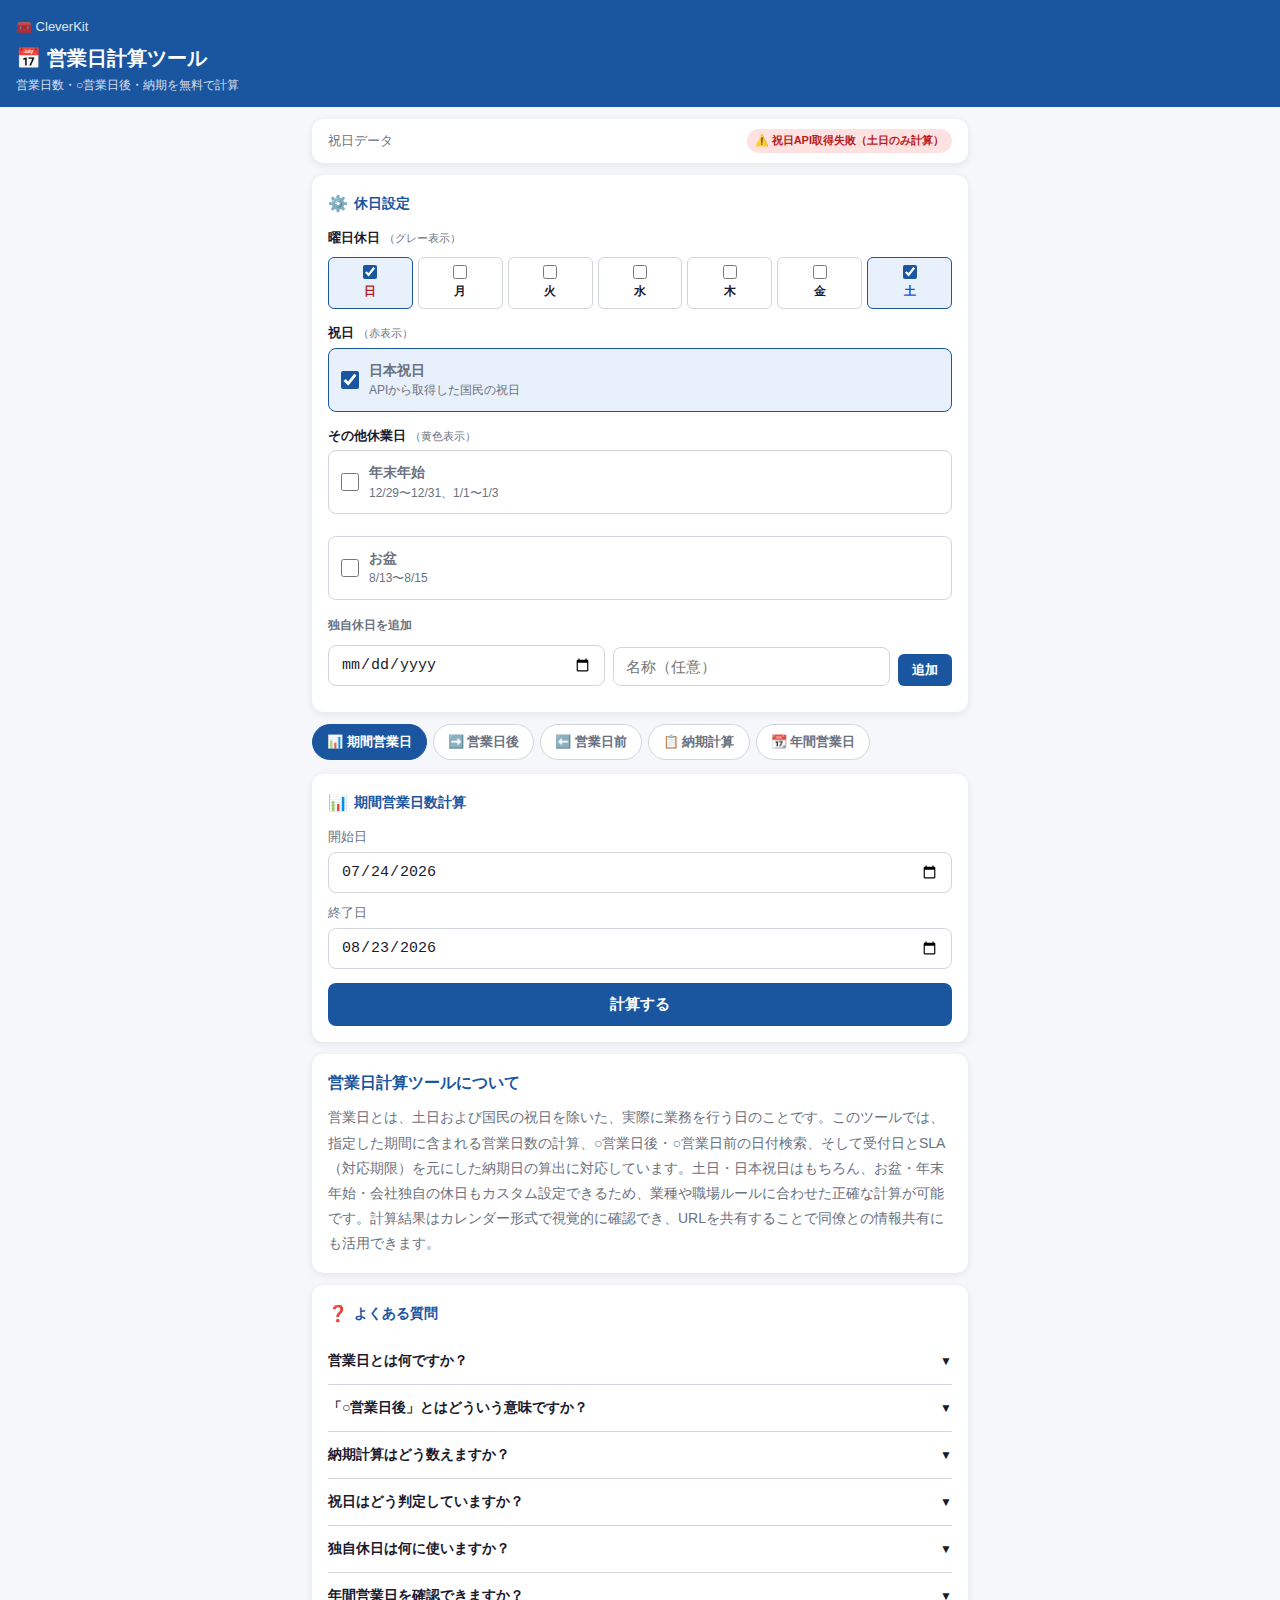
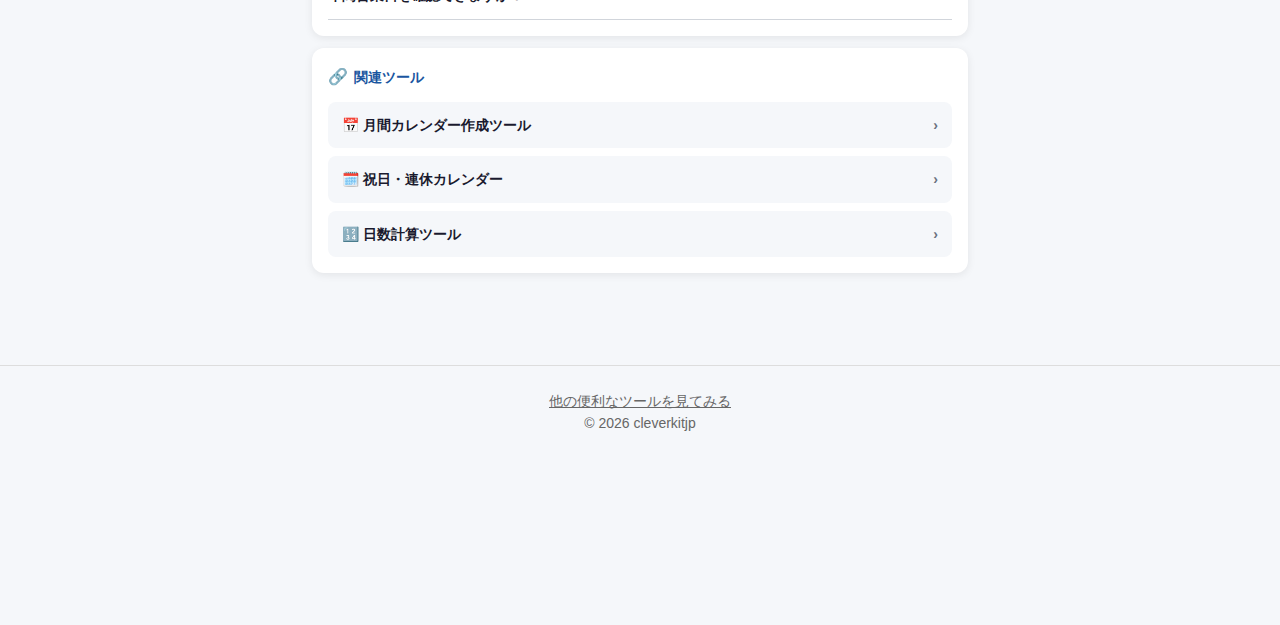
<file: business-days/index.html>
<!DOCTYPE html>
<html lang="ja">
<head>
  <meta charset="UTF-8">
  <meta name="viewport" content="width=device-width, initial-scale=1.0">
  <title>営業日計算ツール｜営業日数・営業日後・営業日前を無料で計算</title>
  <meta name="description" content="営業日数の計算、○営業日後・○営業日前の日付計算を無料で実行。土日・祝日・独自休日に対応し、結果をカレンダー表示できます。">
  <link rel="canonical" href="https://cleverkit.jp/business-days/">
  <meta property="og:title" content="営業日計算ツール｜営業日数・営業日後・営業日前を無料で計算">
  <meta property="og:description" content="営業日数の計算、○営業日後・○営業日前の日付計算を無料で実行。土日・祝日・独自休日に対応し、結果をカレンダー表示できます。">
  <meta property="og:url" content="https://cleverkit.jp/business-days/">
  <meta property="og:type" content="website">
  <meta name="twitter:card" content="summary">

  <!-- Google Analytics -->
  <script async src="https://www.googletagmanager.com/gtag/js?id=G-F6517NYNFF"></script>
  <script>
    window.dataLayer = window.dataLayer || [];
    function gtag(){dataLayer.push(arguments);}
    gtag('js', new Date());
    gtag('config', 'G-F6517NYNFF');
  </script>

  <!-- AdSense -->
  <script async src="https://pagead2.googlesyndication.com/pagead/js/adsbygoogle.js?client=ca-pub-9727255179923866" crossorigin="anonymous"></script>

  <!-- Common CSS -->
  <link rel="stylesheet" href="/common.css">

  <style>
    /* ===== CSS Variables ===== */
    :root {
      --primary: #1a56a0;
      --primary-light: #e8f0fb;
      --primary-dark: #0e3a72;
      --accent: #e85d26;
      --success: #2e7d32;
      --text: #1a1a2e;
      --text-muted: #6b7280;
      --border: #d1d5db;
      --bg: #f5f7fa;
      --card: #ffffff;
      --radius: 12px;
      --shadow: 0 2px 8px rgba(0,0,0,0.08);

      /* Calendar colors */
      --cal-biz: #ffffff;
      --cal-day-off: #e5e7eb;  /* 曜日休日：グレー */
      --cal-holiday: #fee2e2;  /* 祝日：赤 */
      --cal-other: #fef9c3;    /* その他休業日：黄色 */
      --cal-target: #1a56a0;
      --cal-deadline: #e85d26;
      --cal-range: #eff6ff;
    }

    * { box-sizing: border-box; margin: 0; padding: 0; }

    body {
      font-family: 'Hiragino Kaku Gothic ProN', 'Hiragino Sans', 'Meiryo', sans-serif;
      background: var(--bg);
      color: var(--text);
      font-size: 15px;
      line-height: 1.6;
      -webkit-text-size-adjust: 100%;
    }

    /* ===== Header ===== */
    .site-header {
      background: var(--primary);
      color: #fff;
      padding: 14px 16px 12px;
    }
    .site-header a { color: #fff; text-decoration: none; font-size: 13px; opacity: 0.85; }
    .site-header h1 {
      font-size: 20px;
      font-weight: 700;
      margin-top: 4px;
    }
    .site-header p { font-size: 12px; opacity: 0.8; margin-top: 2px; }

    /* ===== Main ===== */
    main { padding: 12px 12px 40px; max-width: 680px; margin: 0 auto; }

    /* ===== Card ===== */
    .card {
      background: var(--card);
      border-radius: var(--radius);
      box-shadow: var(--shadow);
      padding: 16px;
      margin-bottom: 12px;
    }
    .card-title {
      font-size: 14px;
      font-weight: 700;
      color: var(--primary);
      margin-bottom: 12px;
      display: flex;
      align-items: center;
      gap: 6px;
    }
    .card-title .icon { font-size: 16px; }

    /* ===== Forms ===== */
    label { display: block; font-size: 13px; color: var(--text-muted); margin-bottom: 4px; margin-top: 10px; }
    label:first-of-type { margin-top: 0; }
    input[type="date"], input[type="number"], input[type="text"] {
      width: 100%;
      padding: 10px 12px;
      border: 1.5px solid var(--border);
      border-radius: 8px;
      font-size: 15px;
      color: var(--text);
      background: #fff;
      -webkit-appearance: none;
      appearance: none;
    }
    input[type="number"] { -moz-appearance: textfield; }
    input[type="number"]::-webkit-inner-spin-button,
    input[type="number"]::-webkit-outer-spin-button { -webkit-appearance: none; }
    input:focus { outline: 2px solid var(--primary); border-color: var(--primary); }

    /* ===== Buttons ===== */
    .btn {
      display: inline-flex;
      align-items: center;
      justify-content: center;
      gap: 6px;
      padding: 12px 20px;
      border-radius: 8px;
      border: none;
      font-size: 15px;
      font-weight: 600;
      cursor: pointer;
      transition: background 0.15s, transform 0.1s;
      -webkit-tap-highlight-color: transparent;
    }
    .btn:active { transform: scale(0.97); }
    .btn-primary { background: var(--primary); color: #fff; width: 100%; margin-top: 14px; }
    .btn-primary:hover { background: var(--primary-dark); }
    .btn-sm {
      padding: 7px 14px;
      font-size: 13px;
      border-radius: 6px;
    }
    .btn-outline {
      background: #fff;
      color: var(--primary);
      border: 1.5px solid var(--primary);
    }
    .btn-danger-sm {
      padding: 4px 10px;
      font-size: 12px;
      border-radius: 5px;
      background: #fee2e2;
      color: #b91c1c;
      border: none;
      cursor: pointer;
    }

    /* ===== Tabs ===== */
    .tab-wrap {
      overflow-x: auto;
      -webkit-overflow-scrolling: touch;
      scrollbar-width: none;
      margin-bottom: 12px;
    }
    .tab-wrap::-webkit-scrollbar { display: none; }
    .tabs {
      display: flex;
      gap: 6px;
      padding-bottom: 2px;
      width: max-content;
    }
    .tab-btn {
      padding: 8px 14px;
      border-radius: 20px;
      border: 1.5px solid var(--border);
      background: #fff;
      color: var(--text-muted);
      font-size: 13px;
      font-weight: 600;
      cursor: pointer;
      white-space: nowrap;
      transition: all 0.15s;
      -webkit-tap-highlight-color: transparent;
    }
    .tab-btn.active {
      background: var(--primary);
      color: #fff;
      border-color: var(--primary);
    }
    .tab-panel { display: none; }
    .tab-panel.active { display: block; }

    /* ===== Result Box ===== */
    .result-box {
      background: var(--primary-light);
      border-radius: 10px;
      padding: 14px;
      margin-top: 14px;
    }
    .result-grid {
      display: grid;
      grid-template-columns: 1fr 1fr;
      gap: 10px;
    }
    .result-item { text-align: center; }
    .result-num {
      font-size: 26px;
      font-weight: 700;
      color: var(--primary);
      line-height: 1.1;
    }
    .result-label { font-size: 12px; color: var(--text-muted); margin-top: 2px; }
    .result-highlight {
      background: var(--primary);
      color: #fff;
      border-radius: 10px;
      padding: 14px;
      text-align: center;
      margin-top: 14px;
    }
    .result-highlight .date-large {
      font-size: 28px;
      font-weight: 700;
    }
    .result-highlight .date-label { font-size: 13px; opacity: 0.85; margin-top: 4px; }

    /* ===== Share Box ===== */
    .share-box {
      background: #f0fdf4;
      border: 1px solid #86efac;
      border-radius: 8px;
      padding: 12px;
      margin-top: 12px;
      font-size: 13px;
      color: #166534;
    }
    .share-text { font-weight: 600; margin-bottom: 6px; }
    .share-content { word-break: break-all; }
    .share-actions { display: flex; gap: 8px; margin-top: 8px; flex-wrap: wrap; }

    /* ===== Holiday Settings ===== */
    .checkbox-group { display: flex; flex-direction: column; gap: 8px; }
    .check-item {
      display: flex;
      align-items: center;
      gap: 10px;
      padding: 10px 12px;
      border-radius: 8px;
      border: 1.5px solid var(--border);
      cursor: pointer;
      transition: border-color 0.15s;
      -webkit-tap-highlight-color: transparent;
    }
    .check-item.checked { border-color: var(--primary); background: var(--primary-light); }
    .check-item input[type="checkbox"] { width: 18px; height: 18px; cursor: pointer; accent-color: var(--primary); }
    .check-label { font-size: 14px; font-weight: 600; flex: 1; }
    .check-desc { font-size: 12px; color: var(--text-muted); }

    .custom-holiday-form {
      display: flex;
      gap: 8px;
      margin-top: 10px;
      align-items: flex-end;
    }
    .custom-holiday-form input { flex: 1; }
    .custom-holiday-list { margin-top: 10px; display: flex; flex-direction: column; gap: 6px; }
    .custom-holiday-item {
      display: flex;
      align-items: center;
      justify-content: space-between;
      padding: 8px 12px;
      background: #fef9c3;
      border-radius: 6px;
      font-size: 13px;
    }

    /* ===== Calendar ===== */
    .calendar-legend {
      display: flex;
      flex-wrap: wrap;
      gap: 8px;
      margin-bottom: 12px;
    }
    .legend-item {
      display: flex;
      align-items: center;
      gap: 4px;
      font-size: 12px;
    }
    .legend-dot {
      width: 12px; height: 12px;
      border-radius: 3px;
      flex-shrink: 0;
    }

    .cal-month { margin-bottom: 20px; }
    .cal-month-title {
      font-size: 14px;
      font-weight: 700;
      color: var(--primary);
      margin-bottom: 6px;
      display: flex;
      justify-content: space-between;
      align-items: center;
    }
    .cal-month-biz { font-size: 13px; font-weight: 400; color: var(--text-muted); }
    .cal-grid {
      display: grid;
      grid-template-columns: repeat(7, 1fr);
      gap: 2px;
    }
    .cal-dow {
      text-align: center;
      font-size: 11px;
      font-weight: 700;
      padding: 4px 0;
      color: var(--text-muted);
    }
    .cal-dow:first-child { color: #b91c1c; }
    .cal-dow:last-child { color: #1d4ed8; }
    .cal-cell {
      aspect-ratio: 1;
      display: flex;
      align-items: center;
      justify-content: center;
      font-size: 12px;
      border-radius: 5px;
      position: relative;
      font-weight: 500;
    }
    .cal-cell.empty { background: transparent; }
    .cal-cell.biz { background: var(--cal-biz); color: var(--text); }
    .cal-cell.day-off { background: var(--cal-day-off); color: #4b5563; } /* 曜日休日：グレー */
    .cal-cell.holiday { background: var(--cal-holiday); color: #b91c1c; } /* 祝日：赤 */
    .cal-cell.other-hol { background: var(--cal-other); color: #92400e; } /* その他休業日：黄色 */
    .cal-cell.in-range { background: var(--cal-range); }
    /* 開始日・終了日：背景色に関わらず視認できる枠線リング */
    .cal-cell.range-start {
      outline: 2.5px solid #1a56a0;
      outline-offset: -2px;
      border-radius: 5px;
    }
    .cal-cell.range-end {
      outline: 2.5px solid #e85d26;
      outline-offset: -2px;
      border-radius: 5px;
    }
    .cal-cell.target-day {
      background: var(--cal-target) !important;
      color: #fff !important;
      font-weight: 700;
      border-radius: 50%;
    }
    .cal-cell.deadline-day {
      background: var(--cal-deadline) !important;
      color: #fff !important;
      font-weight: 700;
      border-radius: 50%;
    }

    /* ===== Annual summary ===== */
    .annual-summary {
      display: grid;
      grid-template-columns: 1fr 1fr;
      gap: 10px;
      margin-bottom: 16px;
    }
    .month-list { display: flex; flex-direction: column; gap: 4px; margin-bottom: 16px; }
    .month-row {
      display: flex;
      justify-content: space-between;
      align-items: center;
      padding: 7px 12px;
      border-radius: 6px;
      font-size: 13px;
    }
    .month-row:nth-child(odd) { background: var(--bg); }
    .month-name { font-weight: 600; }
    .month-biz { color: var(--primary); font-weight: 700; }

    /* ===== FAQ ===== */
    .faq-item { border-bottom: 1px solid var(--border); }
    .faq-q {
      width: 100%;
      text-align: left;
      background: none;
      border: none;
      padding: 14px 0;
      font-size: 14px;
      font-weight: 600;
      color: var(--text);
      cursor: pointer;
      display: flex;
      justify-content: space-between;
      align-items: center;
      gap: 8px;
      -webkit-tap-highlight-color: transparent;
    }
    .faq-q .arrow { font-size: 12px; transition: transform 0.2s; flex-shrink: 0; }
    .faq-q.open .arrow { transform: rotate(180deg); }
    .faq-a {
      display: none;
      padding: 0 0 14px;
      font-size: 14px;
      color: var(--text-muted);
      line-height: 1.7;
    }
    .faq-a.open { display: block; }

    /* ===== Related Tools ===== */
    .related-list { display: flex; flex-direction: column; gap: 8px; }
    .related-item {
      display: flex;
      align-items: center;
      padding: 12px 14px;
      background: var(--bg);
      border-radius: 8px;
      text-decoration: none;
      color: var(--text);
      font-size: 14px;
      font-weight: 600;
      gap: 10px;
      transition: background 0.15s;
    }
    .related-item:hover { background: var(--primary-light); }
    .related-item .arrow { margin-left: auto; color: var(--text-muted); }

    /* ===== 起算ルール ===== */
    .rule-group {
      display: flex;
      gap: 10px;
      flex-wrap: wrap;
      margin-top: 8px;
    }
    .rule-item {
      display: flex;
      align-items: center;
      gap: 6px;
      padding: 8px 14px;
      border-radius: 8px;
      border: 1.5px solid var(--border);
      cursor: pointer;
      font-size: 14px;
      font-weight: 600;
      transition: border-color 0.15s;
      -webkit-tap-highlight-color: transparent;
    }
    .rule-item input[type="radio"] { accent-color: var(--primary); width: 16px; height: 16px; cursor: pointer; }
    .rule-item:has(input:checked) { border-color: var(--primary); background: var(--primary-light); }

    /* ===== 曜日チェックグリッド ===== */
    .dow-grid {
      display: grid;
      grid-template-columns: repeat(7, 1fr);
      gap: 5px;
      margin-top: 8px;
      align-items: start;
    }
    .dow-cell {
      display: flex !important;
      flex-direction: column;
      align-items: center;
      justify-content: center;
      gap: 3px;
      padding: 6px 2px;
      border-radius: 6px;
      border: 1.5px solid var(--border);
      cursor: pointer;
      font-size: 12px;
      font-weight: 600;
      transition: all 0.15s;
      -webkit-tap-highlight-color: transparent;
      height: 52px;
      box-sizing: border-box;
    }
    .dow-cell input[type="checkbox"] { width: 14px; height: 14px; cursor: pointer; accent-color: var(--primary); pointer-events: none; }
    .dow-cell.checked { border-color: var(--primary); background: var(--primary-light); }
    .dow-cell.dow-sun { color: #b91c1c; }
    .dow-cell.dow-sat { color: #1d4ed8; }

    /* ===== API status badge ===== */
    .api-badge {
      display: inline-flex;
      align-items: center;
      gap: 4px;
      font-size: 11px;
      padding: 3px 8px;
      border-radius: 20px;
      font-weight: 600;
    }
    .api-badge.ok { background: #dcfce7; color: #166534; }
    .api-badge.err { background: #fee2e2; color: #b91c1c; }
    .api-badge.loading { background: #f3f4f6; color: #6b7280; }

    /* ===== Month nav (annual calendar) ===== */
    .month-nav-wrap {
      overflow-x: auto;
      -webkit-overflow-scrolling: touch;
      scrollbar-width: none;
      margin-bottom: 12px;
    }
    .month-nav-wrap::-webkit-scrollbar { display: none; }
    .month-nav {
      display: flex;
      gap: 5px;
      width: max-content;
    }
    .mnav-btn {
      padding: 6px 11px;
      border-radius: 16px;
      border: 1.5px solid var(--border);
      background: #fff;
      color: var(--text-muted);
      font-size: 13px;
      font-weight: 600;
      cursor: pointer;
      white-space: nowrap;
      transition: all 0.15s;
      -webkit-tap-highlight-color: transparent;
    }
    .mnav-btn.active {
      background: var(--primary);
      color: #fff;
      border-color: var(--primary);
    }

    /* ===== Select year ===== */
    select {
      width: 100%;
      padding: 10px 12px;
      border: 1.5px solid var(--border);
      border-radius: 8px;
      font-size: 15px;
      color: var(--text);
      background: #fff;
      -webkit-appearance: none;
      appearance: none;
      background-image: url("data:image/svg+xml,%3Csvg xmlns='http://www.w3.org/2000/svg' width='12' height='8' viewBox='0 0 12 8'%3E%3Cpath d='M1 1l5 5 5-5' stroke='%236b7280' stroke-width='1.5' fill='none'/%3E%3C/svg%3E");
      background-repeat: no-repeat;
      background-position: right 12px center;
    }
    select:focus { outline: 2px solid var(--primary); border-color: var(--primary); }

    /* ===== Utilities ===== */
    .mt8 { margin-top: 8px; }
    .mt12 { margin-top: 12px; }
    .flex-row { display: flex; gap: 8px; }
    .flex-row > * { flex: 1; }
    .text-center { text-align: center; }
    .text-muted { color: var(--text-muted); font-size: 13px; }
    .hidden { display: none !important; }

    /* ===== Spinner ===== */
    .spinner {
      display: inline-block;
      width: 14px; height: 14px;
      border: 2px solid #e5e7eb;
      border-top-color: var(--primary);
      border-radius: 50%;
      animation: spin 0.6s linear infinite;
    }
    @keyframes spin { to { transform: rotate(360deg); } }
  </style>
</head>
<body>

<!-- ===== Header ===== -->
<header class="site-header">
  <a href="/">🧰 CleverKit</a>
  <h1>📅 営業日計算ツール</h1>
  <p>営業日数・○営業日後・納期を無料で計算</p>
</header>

<main>

  <!-- ===== 祝日API状態 ===== -->
  <div class="card" style="padding: 10px 16px;">
    <div style="display:flex;align-items:center;justify-content:space-between;flex-wrap:wrap;gap:8px;">
      <span style="font-size:13px;color:var(--text-muted);">祝日データ</span>
      <span class="api-badge loading" id="apiStatus">
        <span class="spinner"></span> 取得中…
      </span>
    </div>
  </div>

  <!-- ===== 休日設定 ===== -->
  <div class="card">
    <div class="card-title"><span class="icon">⚙️</span>休日設定</div>

    <!-- 曜日休日 -->
    <div style="margin-bottom:14px;">
      <div style="font-size:13px;font-weight:700;color:var(--text);margin-bottom:4px;">曜日休日 <span style="font-size:11px;font-weight:400;color:var(--text-muted);">（グレー表示）</span></div>
      <div class="dow-grid" id="dowGrid">
        <div class="dow-cell dow-sun" id="dowWrap0" onclick="clickDowCell(0)"><input type="checkbox" id="chkDow0">日</div>
        <div class="dow-cell" id="dowWrap1" onclick="clickDowCell(1)"><input type="checkbox" id="chkDow1">月</div>
        <div class="dow-cell" id="dowWrap2" onclick="clickDowCell(2)"><input type="checkbox" id="chkDow2">火</div>
        <div class="dow-cell" id="dowWrap3" onclick="clickDowCell(3)"><input type="checkbox" id="chkDow3">水</div>
        <div class="dow-cell" id="dowWrap4" onclick="clickDowCell(4)"><input type="checkbox" id="chkDow4">木</div>
        <div class="dow-cell" id="dowWrap5" onclick="clickDowCell(5)"><input type="checkbox" id="chkDow5">金</div>
        <div class="dow-cell dow-sat" id="dowWrap6" onclick="clickDowCell(6)"><input type="checkbox" id="chkDow6">土</div>
      </div>
    </div>

    <!-- 祝日 -->
    <div style="margin-bottom:14px;">
      <div style="font-size:13px;font-weight:700;color:var(--text);margin-bottom:4px;">祝日 <span style="font-size:11px;font-weight:400;color:var(--text-muted);">（赤表示）</span></div>
      <label class="check-item checked" id="chkWrapJpHoliday">
        <input type="checkbox" id="chkJpHoliday" checked onchange="toggleCheck('chkWrapJpHoliday',this)">
        <div>
          <div class="check-label">日本祝日</div>
          <div class="check-desc">APIから取得した国民の祝日</div>
        </div>
      </label>
    </div>

    <!-- その他休業日 -->
    <div>
      <div style="font-size:13px;font-weight:700;color:var(--text);margin-bottom:4px;">その他休業日 <span style="font-size:11px;font-weight:400;color:var(--text-muted);">（黄色表示）</span></div>
      <div class="checkbox-group">
        <label class="check-item" id="chkWrapNewyear">
          <input type="checkbox" id="chkNewyear" onchange="toggleCheck('chkWrapNewyear',this)">
          <div>
            <div class="check-label">年末年始</div>
            <div class="check-desc">12/29〜12/31、1/1〜1/3</div>
          </div>
        </label>
        <label class="check-item" id="chkWrapObon">
          <input type="checkbox" id="chkObon" onchange="toggleCheck('chkWrapObon',this)">
          <div>
            <div class="check-label">お盆</div>
            <div class="check-desc">8/13〜8/15</div>
          </div>
        </label>
      </div>
      <div style="margin-top:12px;">
        <div style="font-size:12px;font-weight:600;color:var(--text-muted);margin-bottom:6px;">独自休日を追加</div>
        <div class="custom-holiday-form">
          <input type="date" id="customHolidayDate">
          <input type="text" id="customHolidayName" placeholder="名称（任意）" style="flex:1;">
          <button class="btn btn-primary btn-sm" onclick="addCustomHoliday()" style="width:auto;margin-top:0;flex-shrink:0;">追加</button>
        </div>
        <div class="custom-holiday-list" id="customHolidayList"></div>
      </div>
    </div>
  </div>

  <!-- ===== タブ ===== -->
  <div class="tab-wrap">
    <div class="tabs">
      <button class="tab-btn active" onclick="switchTab('range',this)">📊 期間営業日</button>
      <button class="tab-btn" onclick="switchTab('after',this)">➡️ 営業日後</button>
      <button class="tab-btn" onclick="switchTab('before',this)">⬅️ 営業日前</button>
      <button class="tab-btn" onclick="switchTab('deadline',this)">📋 納期計算</button>
      <button class="tab-btn" onclick="switchTab('annual',this)">📆 年間営業日</button>
    </div>
  </div>

  <!-- ===== ① 期間営業日 ===== -->
  <div class="tab-panel active" id="panel-range">
    <div class="card">
      <div class="card-title"><span class="icon">📊</span>期間営業日数計算</div>
      <label>開始日</label>
      <input type="date" id="rangeStart">
      <label>終了日</label>
      <input type="date" id="rangeEnd">
      <button class="btn btn-primary" onclick="calcRange()">計算する</button>
    </div>
    <div class="card hidden" id="rangeResult">
      <div class="card-title"><span class="icon">📈</span>計算結果</div>
      <div class="result-grid" id="rangeResultGrid"></div>
      <div class="share-actions mt12">
        <button class="btn btn-outline btn-sm" onclick="copyUrl('range')">🔗 URLをコピー</button>
        <button class="btn btn-outline btn-sm" onclick="copyText('rangeShareText')">📋 文章をコピー</button>
      </div>
      <div class="share-box hidden" id="rangeShareText"></div>
    </div>
    <div class="card hidden" id="rangeCalendar">
      <div class="card-title"><span class="icon">📅</span>カレンダー</div>
      <div class="calendar-legend" id="rangeLegend"></div>
      <div id="rangeCalBody"></div>
    </div>
  </div>

  <!-- ===== ② 営業日後 ===== -->
  <div class="tab-panel" id="panel-after">
    <div class="card">
      <div class="card-title"><span class="icon">➡️</span>○営業日後の日付を計算</div>
      <label>基準日</label>
      <input type="date" id="afterBase">
      <label>営業日数</label>
      <input type="number" id="afterDays" value="5" min="1" max="500">
      <label>起算ルール</label>
      <div class="rule-group">
        <label class="rule-item"><input type="radio" name="afterRule" id="afterRuleExclude" value="exclude" checked onchange="saveSettings()">基準日を含めない</label>
        <label class="rule-item"><input type="radio" name="afterRule" id="afterRuleInclude" value="include" onchange="saveSettings()">基準日を含める</label>
      </div>
      <button class="btn btn-primary" onclick="calcAfter()">計算する</button>
    </div>
    <div class="card hidden" id="afterResult">
      <div class="result-highlight" id="afterResultBox"></div>
      <div class="share-actions mt12">
        <button class="btn btn-outline btn-sm" onclick="copyUrl('after')">🔗 URLをコピー</button>
        <button class="btn btn-outline btn-sm" onclick="copyText('afterShareText')">📋 文章をコピー</button>
      </div>
      <div class="share-box hidden" id="afterShareText"></div>
    </div>
    <div class="card hidden" id="afterCalendar">
      <div class="card-title"><span class="icon">📅</span>カレンダー</div>
      <div class="calendar-legend" id="afterLegend"></div>
      <div id="afterCalBody"></div>
    </div>
  </div>

  <!-- ===== ③ 営業日前 ===== -->
  <div class="tab-panel" id="panel-before">
    <div class="card">
      <div class="card-title"><span class="icon">⬅️</span>○営業日前の日付を計算</div>
      <label>基準日</label>
      <input type="date" id="beforeBase">
      <label>営業日数</label>
      <input type="number" id="beforeDays" value="5" min="1" max="500">
      <label>起算ルール</label>
      <div class="rule-group">
        <label class="rule-item"><input type="radio" name="beforeRule" id="beforeRuleExclude" value="exclude" checked onchange="saveSettings()">基準日を含めない</label>
        <label class="rule-item"><input type="radio" name="beforeRule" id="beforeRuleInclude" value="include" onchange="saveSettings()">基準日を含める</label>
      </div>
      <button class="btn btn-primary" onclick="calcBefore()">計算する</button>
    </div>
    <div class="card hidden" id="beforeResult">
      <div class="result-highlight" id="beforeResultBox"></div>
      <div class="share-actions mt12">
        <button class="btn btn-outline btn-sm" onclick="copyUrl('before')">🔗 URLをコピー</button>
        <button class="btn btn-outline btn-sm" onclick="copyText('beforeShareText')">📋 文章をコピー</button>
      </div>
      <div class="share-box hidden" id="beforeShareText"></div>
    </div>
    <div class="card hidden" id="beforeCalendar">
      <div class="card-title"><span class="icon">📅</span>カレンダー</div>
      <div class="calendar-legend" id="beforeLegend"></div>
      <div id="beforeCalBody"></div>
    </div>
  </div>

  <!-- ===== ④ 納期計算 ===== -->
  <div class="tab-panel" id="panel-deadline">
    <div class="card">
      <div class="card-title"><span class="icon">📋</span>納期計算（SLA）</div>
      <label>受付日</label>
      <input type="date" id="deadlineBase">
      <label>SLA営業日数</label>
      <input type="number" id="deadlineDays" value="5" min="1" max="500">
      <label>起算ルール</label>
      <div class="rule-group">
        <label class="rule-item"><input type="radio" name="deadlineRule" id="deadlineRuleExclude" value="exclude" checked onchange="saveSettings()">受付日を含めない</label>
        <label class="rule-item"><input type="radio" name="deadlineRule" id="deadlineRuleInclude" value="include" onchange="saveSettings()">受付日を含める</label>
      </div>
      <button class="btn btn-primary" onclick="calcDeadline()">計算する</button>
    </div>
    <div class="card hidden" id="deadlineResult">
      <div class="result-highlight" id="deadlineResultBox"></div>
      <div class="share-box mt12" id="deadlineShareBox" style="display:none;"></div>
      <div class="share-actions mt12">
        <button class="btn btn-outline btn-sm" onclick="copyUrl('deadline')">🔗 URLをコピー</button>
        <button class="btn btn-outline btn-sm" onclick="copyText('deadlineShareText')">📋 共有文例をコピー</button>
      </div>
      <div class="share-box hidden" id="deadlineShareText"></div>
    </div>
    <div class="card hidden" id="deadlineCalendar">
      <div class="card-title"><span class="icon">📅</span>カレンダー</div>
      <div class="calendar-legend" id="deadlineLegend"></div>
      <div id="deadlineCalBody"></div>
    </div>
  </div>

  <!-- ===== ⑤ 年間営業日 ===== -->
  <div class="tab-panel" id="panel-annual">
    <div class="card">
      <div class="card-title"><span class="icon">📆</span>年間営業日カレンダー</div>
      <label>対象年</label>
      <select id="annualYear"></select>
      <button class="btn btn-primary" onclick="calcAnnual()">表示する</button>
    </div>
    <div class="card hidden" id="annualResult">
      <div class="card-title"><span class="icon">📊</span>年間集計</div>
      <div class="annual-summary" id="annualSummary"></div>
      <div class="card-title" style="font-size:13px;"><span class="icon">📋</span>月別営業日数</div>
      <div class="month-list" id="monthList"></div>
    </div>
    <div class="card hidden" id="annualCalendar">
      <div class="card-title"><span class="icon">📅</span>年間カレンダー</div>
      <div class="calendar-legend" id="annualLegend"></div>
      <div id="annualCalBody"></div>
    </div>
  </div>

  <!-- ===== SEO説明セクション ===== -->
  <div class="card">
    <h2 style="font-size:16px;font-weight:700;color:var(--primary);margin-bottom:10px;">営業日計算ツールについて</h2>
    <p style="font-size:14px;line-height:1.8;color:var(--text-muted);">
      営業日とは、土日および国民の祝日を除いた、実際に業務を行う日のことです。このツールでは、指定した期間に含まれる営業日数の計算、○営業日後・○営業日前の日付検索、そして受付日とSLA（対応期限）を元にした納期日の算出に対応しています。土日・日本祝日はもちろん、お盆・年末年始・会社独自の休日もカスタム設定できるため、業種や職場ルールに合わせた正確な計算が可能です。計算結果はカレンダー形式で視覚的に確認でき、URLを共有することで同僚との情報共有にも活用できます。
    </p>
  </div>

  <!-- ===== FAQ ===== -->
  <div class="card" id="faq">
    <div class="card-title"><span class="icon">❓</span>よくある質問</div>
    <div class="faq-list">
      <div class="faq-item">
        <button class="faq-q" onclick="toggleFaq(this)">営業日とは何ですか？<span class="arrow">▼</span></button>
        <div class="faq-a">営業日とは、土日および法定休日（祝日）を除いた平日のことです。企業や行政機関が実際に業務を行う日を指します。このツールでは土日・祝日のほか、お盆・年末年始・独自休日も休日として設定できます。</div>
      </div>
      <div class="faq-item">
        <button class="faq-q" onclick="toggleFaq(this)">「○営業日後」とはどういう意味ですか？<span class="arrow">▼</span></button>
        <div class="faq-a">基準日の翌日から数えて○日目の営業日を指します。例えば「3/1（月）の3営業日後」は3/2（火）・3/3（水）・3/4（木）と数えて3/4になります。基準日当日は含みません。</div>
      </div>
      <div class="faq-item">
        <button class="faq-q" onclick="toggleFaq(this)">納期計算はどう数えますか？<span class="arrow">▼</span></button>
        <div class="faq-a">「営業日後」と同じ計算ロジックです。受付日の翌日からカウントし始め、SLAで設定した営業日数目の日が納期となります。受付日が休日であっても計算可能です。</div>
      </div>
      <div class="faq-item">
        <button class="faq-q" onclick="toggleFaq(this)">祝日はどう判定していますか？<span class="arrow">▼</span></button>
        <div class="faq-a">「holidays-jp.github.io」の祝日APIから日本の国民の祝日データを取得し判定しています。APIの取得に失敗した場合、祝日判定は無効化され、土日のみで計算します。APIステータスはページ上部に表示されます。</div>
      </div>
      <div class="faq-item">
        <button class="faq-q" onclick="toggleFaq(this)">独自休日は何に使いますか？<span class="arrow">▼</span></button>
        <div class="faq-a">会社独自の創立記念日、組合休日、工場点検日など、祝日APIに含まれない休業日を個別に登録できます。登録した日は全計算タブで自動的に休日として扱われます。</div>
      </div>
      <div class="faq-item">
        <button class="faq-q" onclick="toggleFaq(this)">年間営業日を確認できますか？<span class="arrow">▼</span></button>
        <div class="faq-a">「年間営業日」タブから年を選択すると、年間の営業日数・土日数・祝日数のサマリーと月別営業日数一覧、12ヶ月分のカレンダーを確認できます。予算策定や工数計画にご活用ください。</div>
      </div>
    </div>
  </div>

  <!-- ===== 関連ツール ===== -->
  <div class="card">
    <div class="card-title"><span class="icon">🔗</span>関連ツール</div>
    <div class="related-list">
      <a href="/calendar-generator/" class="related-item">
        📅 月間カレンダー作成ツール<span class="arrow">›</span>
      </a>
      <a href="https://cleverkit.jp/holiday/" class="related-item">
        🗓️ 祝日・連休カレンダー<span class="arrow">›</span>
      </a>
      <a href="https://cleverkit.jp/day-counter/" class="related-item">
        🔢 日数計算ツール<span class="arrow">›</span>
      </a>
    </div>
  </div>

</main>

<!-- Footer -->
<div id="ck-footer-container"></div>

<script>
// ============================================================
// グローバル状態
// ============================================================
let JP_HOLIDAYS = {}; // { 'YYYY-MM-DD': '祝日名' }
let holidayApiOk = false;
let customHolidays = []; // [{ date: 'YYYY-MM-DD', name: '' }]

// 曜日休日: getDay()値の配列（デフォルト: 日=0, 土=6）
let weekdayHolidays = [0, 6];

// その他休業日（年末年始・お盆）: MM-DD形式で保持
const NEWYEAR_DATES = ['12-29','12-30','12-31','01-01','01-02','01-03'];
const OBON_DATES    = ['08-13','08-14','08-15'];

// localStorageキー
const LS_SETTINGS_KEY = 'ck_business_days_settings';

// ============================================================
// 設定の保存・読み込み（localStorage）
// ============================================================

/** 現在の設定をlocalStorageに保存 */
function saveSettings() {
  try {
    const settings = {
      weekdayHolidays: weekdayHolidays.slice(),
      newyear: document.getElementById('chkNewyear').checked,
      obon: document.getElementById('chkObon').checked,
      customHolidays: customHolidays.slice(),
      afterRule: document.querySelector('input[name="afterRule"]:checked')?.value || 'exclude',
      beforeRule: document.querySelector('input[name="beforeRule"]:checked')?.value || 'exclude',
      deadlineRule: document.querySelector('input[name="deadlineRule"]:checked')?.value || 'exclude',
    };
    localStorage.setItem(LS_SETTINGS_KEY, JSON.stringify(settings));
  } catch (e) {
    // localStorage非対応環境は無視
  }
}

/**
 * localStorageから設定を読み込んでUIに反映する
 * URLパラメータがある場合は呼ばれない
 */
function loadSettings() {
  try {
    const raw = localStorage.getItem(LS_SETTINGS_KEY);
    if (!raw) return;
    const s = JSON.parse(raw);
    if (!s || typeof s !== 'object') return;

    // 曜日休日
    if (Array.isArray(s.weekdayHolidays)) {
      // 全曜日をいったんOFF
      weekdayHolidays = [];
      for (let d = 0; d <= 6; d++) {
        const cb = document.getElementById('chkDow' + d);
        const wrap = document.getElementById('dowWrap' + d);
        if (cb) { cb.checked = false; wrap.classList.remove('checked'); }
      }
      // 保存値をON
      s.weekdayHolidays.forEach(d => {
        const cb = document.getElementById('chkDow' + d);
        const wrap = document.getElementById('dowWrap' + d);
        if (cb) {
          cb.checked = true;
          wrap.classList.add('checked');
          weekdayHolidays.push(d);
        }
      });
    }

    // 年末年始
    if (typeof s.newyear === 'boolean') {
      document.getElementById('chkNewyear').checked = s.newyear;
      const wrap = document.getElementById('chkWrapNewyear');
      if (s.newyear) wrap.classList.add('checked'); else wrap.classList.remove('checked');
    }

    // お盆
    if (typeof s.obon === 'boolean') {
      document.getElementById('chkObon').checked = s.obon;
      const wrap = document.getElementById('chkWrapObon');
      if (s.obon) wrap.classList.add('checked'); else wrap.classList.remove('checked');
    }

    // 独自休日
    if (Array.isArray(s.customHolidays)) {
      customHolidays = s.customHolidays.filter(h => h && h.date);
      renderCustomHolidayList();
    }

    // 起算ルール
    if (s.afterRule) {
      const el = document.querySelector(`input[name="afterRule"][value="${s.afterRule}"]`);
      if (el) el.checked = true;
    }
    if (s.beforeRule) {
      const el = document.querySelector(`input[name="beforeRule"][value="${s.beforeRule}"]`);
      if (el) el.checked = true;
    }
    if (s.deadlineRule) {
      const el = document.querySelector(`input[name="deadlineRule"][value="${s.deadlineRule}"]`);
      if (el) el.checked = true;
    }
  } catch (e) {
    // 読み込み失敗は無視
  }
}

// ============================================================
// ユーティリティ: 日付操作（タイムゾーン安全）
// ============================================================

/** 'YYYY-MM-DD' → Date（UTC 00:00 で生成してローカル日として扱う） */
function parseDate(str) {
  const [y, m, d] = str.split('-').map(Number);
  return new Date(y, m - 1, d);
}

/** Date → 'YYYY-MM-DD' */
function formatDate(d) {
  const y = d.getFullYear();
  const m = String(d.getMonth() + 1).padStart(2, '0');
  const day = String(d.getDate()).padStart(2, '0');
  return `${y}-${m}-${day}`;
}

/** Date → '2026/03/15（日）' 形式 */
function formatDateJa(d) {
  const dow = ['日','月','火','水','木','金','土'][d.getDay()];
  return `${d.getFullYear()}/${String(d.getMonth()+1).padStart(2,'0')}/${String(d.getDate()).padStart(2,'0')}（${dow}）`;
}

/** 今日の 'YYYY-MM-DD' */
function todayStr() {
  return formatDate(new Date());
}

/** n日後の 'YYYY-MM-DD' */
function dateAfterDays(baseStr, n) {
  const d = parseDate(baseStr);
  d.setDate(d.getDate() + n);
  return formatDate(d);
}

// ============================================================
// 休日判定
// ============================================================

/**
 * 休日区分を返す
 *   'day-off'   : 曜日休日
 *   'holiday'   : 祝日（API）
 *   'other-hol' : その他休業日（年末年始・お盆・独自休日）
 *   null        : 営業日
 */
function getHolidayType(str) {
  const d = parseDate(str);
  const dow = d.getDay();
  const mmdd = str.slice(5); // MM-DD

  // 1. 曜日休日
  if (weekdayHolidays.includes(dow)) return 'day-off';

  // 2. 祝日（API）
  if (document.getElementById('chkJpHoliday').checked && holidayApiOk && JP_HOLIDAYS[str]) {
    return 'holiday';
  }

  // 3. 年末年始
  if (document.getElementById('chkNewyear').checked && NEWYEAR_DATES.includes(mmdd)) {
    return 'other-hol';
  }

  // 4. お盆
  if (document.getElementById('chkObon').checked && OBON_DATES.includes(mmdd)) {
    return 'other-hol';
  }

  // 5. 独自休日
  if (customHolidays.some(h => h.date === str)) {
    return 'other-hol';
  }

  return null; // 営業日
}

/** 休日なら true */
function isHoliday(str) {
  return getHolidayType(str) !== null;
}

// ============================================================
// 曜日休日チェックボックス
// ============================================================

function clickDowCell(dow) {
  const cb = document.getElementById('chkDow' + dow);
  const wrap = document.getElementById('dowWrap' + dow);
  cb.checked = !cb.checked;
  if (cb.checked) {
    if (!weekdayHolidays.includes(dow)) weekdayHolidays.push(dow);
    wrap.classList.add('checked');
  } else {
    weekdayHolidays = weekdayHolidays.filter(d => d !== dow);
    wrap.classList.remove('checked');
  }
  saveSettings();
}

function toggleDowCell(dow, cb) {
  const wrap = document.getElementById('dowWrap' + dow);
  if (cb.checked) {
    if (!weekdayHolidays.includes(dow)) weekdayHolidays.push(dow);
    wrap.classList.add('checked');
  } else {
    weekdayHolidays = weekdayHolidays.filter(d => d !== dow);
    wrap.classList.remove('checked');
  }
}

// ============================================================
// 営業日カウント計算
// ============================================================

/** 期間の日数・営業日数・内訳を返す */
function calcPeriodStats(startStr, endStr) {
  let d = parseDate(startStr);
  const end = parseDate(endStr);
  let total = 0, biz = 0, dayoffs = 0, holidays = 0, others = 0;

  while (d <= end) {
    const str = formatDate(d);
    const type = getHolidayType(str);
    total++;
    if (!type)             biz++;
    else if (type === 'day-off')   dayoffs++;
    else if (type === 'holiday')   holidays++;
    else                           others++; // other-hol
    d.setDate(d.getDate() + 1);
  }
  return { total, biz, dayoffs, holidays, others };
}

/**
 * 基準日から n営業日後/前の日付文字列を返す
 * direction : 1=後, -1=前
 * includeBase: true=基準日当日をカウント対象に含める
 */
function addBusinessDays(baseStr, n, direction = 1, includeBase = false) {
  let d = parseDate(baseStr);
  let count = 0;

  if (includeBase && !isHoliday(baseStr)) {
    // 基準日が営業日なら当日を1日目としてカウント
    count = 1;
    if (count >= n) return baseStr;
  }

  while (count < n) {
    d.setDate(d.getDate() + direction);
    if (!isHoliday(formatDate(d))) count++;
  }
  return formatDate(d);
}

// ============================================================
// 祝日API取得（sessionStorageキャッシュ付き）
// ============================================================

const HOLIDAY_CACHE_KEY = 'ck_holidays_jp_v1';

async function fetchHolidays() {
  const badge = document.getElementById('apiStatus');

  // 1. sessionStorageからキャッシュを試みる
  try {
    const cached = sessionStorage.getItem(HOLIDAY_CACHE_KEY);
    if (cached) {
      const parsed = JSON.parse(cached);
      if (parsed && typeof parsed === 'object' && Object.keys(parsed).length > 0) {
        JP_HOLIDAYS = parsed;
        holidayApiOk = true;
        badge.className = 'api-badge ok';
        badge.innerHTML = '✅ キャッシュ利用中';
        return;
      }
    }
  } catch (e) {
    // キャッシュ読み取り失敗は無視してfetchへ
  }

  // 2. キャッシュなし／無効 → APIから取得
  try {
    const res = await fetch('https://holidays-jp.github.io/api/v1/date.json');
    if (!res.ok) throw new Error('HTTP ' + res.status);
    JP_HOLIDAYS = await res.json();
    holidayApiOk = true;
    badge.className = 'api-badge ok';
    badge.innerHTML = '✅ 祝日データ取得済み';
    // 取得成功時にsessionStorageへ保存
    try {
      sessionStorage.setItem(HOLIDAY_CACHE_KEY, JSON.stringify(JP_HOLIDAYS));
    } catch (e) {
      // sessionStorage書き込み失敗は無視
    }
  } catch (e) {
    holidayApiOk = false;
    badge.className = 'api-badge err';
    badge.innerHTML = '⚠️ 祝日API取得失敗（土日のみ計算）';
  }
}

// ============================================================
// タブ切り替え
// ============================================================

function switchTab(id, btn) {
  document.querySelectorAll('.tab-panel').forEach(p => p.classList.remove('active'));
  document.querySelectorAll('.tab-btn').forEach(b => b.classList.remove('active'));
  document.getElementById('panel-' + id).classList.add('active');
  btn.classList.add('active');
}

// ============================================================
// チェックボックス
// ============================================================

function toggleCheck(wrapId, cb) {
  const wrap = document.getElementById(wrapId);
  if (cb.checked) wrap.classList.add('checked');
  else wrap.classList.remove('checked');
  saveSettings();
}

// ============================================================
// 独自休日
// ============================================================

function addCustomHoliday() {
  const dateVal = document.getElementById('customHolidayDate').value;
  const nameVal = document.getElementById('customHolidayName').value.trim() || '独自休日';
  if (!dateVal) return alert('日付を入力してください');
  if (customHolidays.some(h => h.date === dateVal)) return alert('すでに登録されています');
  customHolidays.push({ date: dateVal, name: nameVal });
  customHolidays.sort((a, b) => a.date.localeCompare(b.date));
  renderCustomHolidayList();
  document.getElementById('customHolidayDate').value = '';
  document.getElementById('customHolidayName').value = '';
  saveSettings();
}

function removeCustomHoliday(idx) {
  customHolidays.splice(idx, 1);
  renderCustomHolidayList();
  saveSettings();
}

function renderCustomHolidayList() {
  const el = document.getElementById('customHolidayList');
  if (customHolidays.length === 0) { el.innerHTML = ''; return; }
  el.innerHTML = customHolidays.map((h, i) =>
    `<div class="custom-holiday-item">
      <span>📌 ${h.date.replace(/-/g,'/')}　${h.name}</span>
      <button class="btn-danger-sm" onclick="removeCustomHoliday(${i})">削除</button>
    </div>`
  ).join('');
}

// ============================================================
// ① 期間営業日計算
// ============================================================

function calcRange() {
  const startStr = document.getElementById('rangeStart').value;
  const endStr = document.getElementById('rangeEnd').value;
  if (!startStr || !endStr) return alert('開始日と終了日を入力してください');
  if (startStr > endStr) return alert('開始日は終了日以前にしてください');

  const s = calcPeriodStats(startStr, endStr);

  document.getElementById('rangeResultGrid').innerHTML = `
    <div class="result-item"><div class="result-num">${s.total}</div><div class="result-label">総日数</div></div>
    <div class="result-item"><div class="result-num" style="color:var(--success)">${s.biz}</div><div class="result-label">営業日数</div></div>
    <div class="result-item"><div class="result-num" style="color:#4b5563">${s.dayoffs}</div><div class="result-label">曜日休日数</div></div>
    <div class="result-item"><div class="result-num" style="color:#b91c1c">${s.holidays}</div><div class="result-label">祝日数</div></div>
    <div class="result-item"><div class="result-num" style="color:#92400e">${s.others}</div><div class="result-label">その他休業日数</div></div>
  `;

  const shareText = `${startStr.replace(/-/g,'/')}〜${endStr.replace(/-/g,'/')}の営業日数は${s.biz}日です（全${s.total}日中）`;
  const shareEl = document.getElementById('rangeShareText');
  shareEl.textContent = shareText;

  document.getElementById('rangeResult').classList.remove('hidden');

  // カレンダー描画
  const calEl = document.getElementById('rangeCalBody');
  calEl.innerHTML = '';
  const months = getMonthRange(startStr, endStr);
  months.forEach(ym => {
    calEl.appendChild(renderMonthCalendar(ym.y, ym.m, {
      rangeStart: startStr, rangeEnd: endStr
    }));
  });
  renderLegend('rangeLegend', ['biz','day-off','holiday','other-hol','range-start','range-end']);
  document.getElementById('rangeCalendar').classList.remove('hidden');

  updateUrl({ mode: 'range', start: startStr, end: endStr });
}

// ============================================================
// ② 営業日後計算
// ============================================================

function calcAfter() {
  const baseStr = document.getElementById('afterBase').value;
  const days = parseInt(document.getElementById('afterDays').value);
  if (!baseStr || isNaN(days) || days < 1) return alert('基準日と営業日数を入力してください');
  const includeBase = document.getElementById('afterRuleInclude').checked;

  const result = addBusinessDays(baseStr, days, 1, includeBase);
  const resultDate = parseDate(result);

  document.getElementById('afterResultBox').innerHTML = `
    <div class="date-label">${formatDateJa(parseDate(baseStr))} の ${days}営業日後</div>
    <div class="date-large">${formatDateJa(resultDate)}</div>
  `;

  const shareText = `${baseStr.replace(/-/g,'/')}の${days}営業日後は${result.replace(/-/g,'/')}です（土日祝除く）`;
  const shareEl = document.getElementById('afterShareText');
  shareEl.textContent = shareText;

  document.getElementById('afterResult').classList.remove('hidden');

  // カレンダー描画
  const calEl = document.getElementById('afterCalBody');
  calEl.innerHTML = '';
  const months = getMonthRange(baseStr, result);
  months.forEach(ym => {
    calEl.appendChild(renderMonthCalendar(ym.y, ym.m, {
      targetDay: result, rangeStart: baseStr, rangeEnd: result
    }));
  });
  renderLegend('afterLegend', ['biz','day-off','holiday','other-hol','target']);
  document.getElementById('afterCalendar').classList.remove('hidden');

  updateUrl({ mode: 'after', base: baseStr, days });
}

// ============================================================
// ③ 営業日前計算
// ============================================================

function calcBefore() {
  const baseStr = document.getElementById('beforeBase').value;
  const days = parseInt(document.getElementById('beforeDays').value);
  if (!baseStr || isNaN(days) || days < 1) return alert('基準日と営業日数を入力してください');
  const includeBase = document.getElementById('beforeRuleInclude').checked;

  const result = addBusinessDays(baseStr, days, -1, includeBase);
  const resultDate = parseDate(result);

  document.getElementById('beforeResultBox').innerHTML = `
    <div class="date-label">${formatDateJa(parseDate(baseStr))} の ${days}営業日前</div>
    <div class="date-large">${formatDateJa(resultDate)}</div>
  `;

  const shareText = `${baseStr.replace(/-/g,'/')}の${days}営業日前は${result.replace(/-/g,'/')}です（土日祝除く）`;
  const shareEl = document.getElementById('beforeShareText');
  shareEl.textContent = shareText;

  document.getElementById('beforeResult').classList.remove('hidden');

  // カレンダー描画
  const calEl = document.getElementById('beforeCalBody');
  calEl.innerHTML = '';
  const months = getMonthRange(result, baseStr);
  months.forEach(ym => {
    calEl.appendChild(renderMonthCalendar(ym.y, ym.m, {
      targetDay: result, rangeStart: result, rangeEnd: baseStr
    }));
  });
  renderLegend('beforeLegend', ['biz','day-off','holiday','other-hol','target']);
  document.getElementById('beforeCalendar').classList.remove('hidden');

  updateUrl({ mode: 'before', base: baseStr, days });
}

// ============================================================
// ④ 納期計算
// ============================================================

function calcDeadline() {
  const baseStr = document.getElementById('deadlineBase').value;
  const days = parseInt(document.getElementById('deadlineDays').value);
  if (!baseStr || isNaN(days) || days < 1) return alert('受付日とSLA営業日数を入力してください');
  const includeBase = document.getElementById('deadlineRuleInclude').checked;

  const result = addBusinessDays(baseStr, days, 1, includeBase);
  const resultDate = parseDate(result);

  document.getElementById('deadlineResultBox').innerHTML = `
    <div class="date-label">📋 受付日: ${formatDateJa(parseDate(baseStr))} / SLA: ${days}営業日以内</div>
    <div class="date-large">納期: ${formatDateJa(resultDate)}</div>
  `;

  const shareText = `${baseStr.replace(/-/g,'/')}受付、${days}営業日以内の納期は${result.replace(/-/g,'/')}です（土日祝除く）`;
  const shareBox = document.getElementById('deadlineShareBox');
  shareBox.style.display = 'block';
  shareBox.innerHTML = `<div class="share-text">📋 共有文例</div><div class="share-content">${shareText}</div>`;

  const shareEl = document.getElementById('deadlineShareText');
  shareEl.textContent = shareText;

  document.getElementById('deadlineResult').classList.remove('hidden');

  // カレンダー描画
  const calEl = document.getElementById('deadlineCalBody');
  calEl.innerHTML = '';
  const months = getMonthRange(baseStr, result);
  months.forEach(ym => {
    calEl.appendChild(renderMonthCalendar(ym.y, ym.m, {
      deadlineDay: result, rangeStart: baseStr, rangeEnd: result
    }));
  });
  renderLegend('deadlineLegend', ['biz','day-off','holiday','other-hol','deadline']);
  document.getElementById('deadlineCalendar').classList.remove('hidden');

  updateUrl({ mode: 'deadline', base: baseStr, days });
}

// ============================================================
// ⑤ 年間営業日
// ============================================================

function calcAnnual() {
  const year = parseInt(document.getElementById('annualYear').value);

  let totalBiz = 0, totalDayoff = 0, totalHoliday = 0, totalOther = 0;
  const monthData = [];

  for (let m = 1; m <= 12; m++) {
    const startStr = `${year}-${String(m).padStart(2,'0')}-01`;
    const lastDay = new Date(year, m, 0).getDate();
    const endStr = `${year}-${String(m).padStart(2,'0')}-${String(lastDay).padStart(2,'0')}`;
    const s = calcPeriodStats(startStr, endStr);
    totalBiz += s.biz;
    totalDayoff += s.dayoffs;
    totalHoliday += s.holidays;
    totalOther += s.others;
    monthData.push({ m, biz: s.biz, total: s.total });
  }

  document.getElementById('annualSummary').innerHTML = `
    <div class="result-item"><div class="result-num" style="color:var(--success)">${totalBiz}</div><div class="result-label">年間営業日数</div></div>
    <div class="result-item"><div class="result-num" style="color:#4b5563">${totalDayoff}</div><div class="result-label">曜日休日数</div></div>
    <div class="result-item"><div class="result-num" style="color:#b91c1c">${totalHoliday}</div><div class="result-label">年間祝日数</div></div>
    <div class="result-item"><div class="result-num" style="color:#92400e">${totalOther}</div><div class="result-label">その他休業日数</div></div>
  `;

  const monthNames = ['1月','2月','3月','4月','5月','6月','7月','8月','9月','10月','11月','12月'];
  document.getElementById('monthList').innerHTML = monthData.map(d => `
    <div class="month-row">
      <span class="month-name">${monthNames[d.m-1]}</span>
      <span class="month-biz">${d.biz}営業日</span>
      <span class="text-muted">/ ${d.total}日</span>
    </div>
  `).join('');

  document.getElementById('annualResult').classList.remove('hidden');

  // 12ヶ月を縦並びで一括描画
  const calEl = document.getElementById('annualCalBody');
  calEl.innerHTML = '';
  for (let m = 1; m <= 12; m++) {
    calEl.appendChild(renderMonthCalendar(year, m, {}));
  }
  renderLegend('annualLegend', ['biz','day-off','holiday','other-hol']);
  document.getElementById('annualCalendar').classList.remove('hidden');
}

// ============================================================
// カレンダー描画
// ============================================================

/**
 * 1ヶ月分のカレンダーDOM要素を返す
 * options: { rangeStart, rangeEnd, targetDay, deadlineDay }
 */
function renderMonthCalendar(year, month, options = {}) {
  const { rangeStart, rangeEnd, targetDay, deadlineDay } = options;
  const wrapper = document.createElement('div');
  wrapper.className = 'cal-month';

  // 月のタイトル + 営業日数
  const startStr = `${year}-${String(month).padStart(2,'0')}-01`;
  const lastDay = new Date(year, month, 0).getDate();
  const endStr = `${year}-${String(month).padStart(2,'0')}-${String(lastDay).padStart(2,'0')}`;
  const stat = calcPeriodStats(startStr, endStr);

  wrapper.innerHTML = `
    <div class="cal-month-title">
      <span>${year}年${month}月</span>
      <span class="cal-month-biz">営業日 ${stat.biz}日</span>
    </div>
  `;

  const grid = document.createElement('div');
  grid.className = 'cal-grid';

  // 曜日ヘッダー（日〜土）
  ['日','月','火','水','木','金','土'].forEach(dow => {
    const cell = document.createElement('div');
    cell.className = 'cal-dow';
    cell.textContent = dow;
    grid.appendChild(cell);
  });

  // 1日の曜日（0=日）
  const firstDow = new Date(year, month - 1, 1).getDay();
  for (let i = 0; i < firstDow; i++) {
    const cell = document.createElement('div');
    cell.className = 'cal-cell empty';
    grid.appendChild(cell);
  }

  for (let day = 1; day <= lastDay; day++) {
    const str = `${year}-${String(month).padStart(2,'0')}-${String(day).padStart(2,'0')}`;
    const htype = getHolidayType(str);
    const cell = document.createElement('div');

    let classes = 'cal-cell ';
    let ariaLabel = str + ' ';
    if (str === targetDay) {
      classes += 'target-day';
      ariaLabel += '対象日';
    } else if (str === deadlineDay) {
      classes += 'deadline-day';
      ariaLabel += '納期日';
    } else if (htype) {
      classes += htype;
      // 開始日・終了日の枠線を重ねる
      if (str === rangeStart) classes += ' range-start';
      else if (str === rangeEnd) classes += ' range-end';
      if (htype === 'day-off') ariaLabel += '曜日休日';
      else if (htype === 'holiday') ariaLabel += (JP_HOLIDAYS[str] ? JP_HOLIDAYS[str] : '祝日');
      else ariaLabel += 'その他休業日';
    } else if (rangeStart && rangeEnd && str >= rangeStart && str <= rangeEnd) {
      if (str === rangeStart) {
        classes += 'in-range biz range-start';
        ariaLabel += '開始日';
      } else if (str === rangeEnd) {
        classes += 'in-range biz range-end';
        ariaLabel += '終了日';
      } else {
        classes += 'in-range biz';
        ariaLabel += '計算範囲内';
      }
    } else {
      classes += 'biz';
      ariaLabel += '営業日';
    }

    cell.className = classes.trim();
    cell.textContent = day;
    cell.setAttribute('aria-label', ariaLabel);

    // 祝日ツールチップ
    if (htype === 'holiday' && JP_HOLIDAYS[str]) {
      cell.title = JP_HOLIDAYS[str];
    }

    grid.appendChild(cell);
  }

  wrapper.appendChild(grid);
  return wrapper;
}

/** 開始〜終了の月一覧 [{y, m}] */
function getMonthRange(startStr, endStr) {
  const result = [];
  let [sy, sm] = startStr.split('-').map(Number);
  const [ey, em] = endStr.split('-').map(Number);
  while (sy < ey || (sy === ey && sm <= em)) {
    result.push({ y: sy, m: sm });
    sm++;
    if (sm > 12) { sm = 1; sy++; }
  }
  return result;
}

/** 凡例 */
function renderLegend(containerId, types) {
  const defs = {
    biz:          { color: '#fff', border: '1px solid #d1d5db', label: '営業日' },
    'day-off':    { color: '#e5e7eb', label: '曜日休日' },
    holiday:      { color: '#fee2e2', label: '祝日' },
    'other-hol':  { color: '#fef9c3', label: 'その他休業日' },
    'range-start':{ color: '#eff6ff', outline: '2.5px solid #1a56a0', label: '開始日' },
    'range-end':  { color: '#eff6ff', outline: '2.5px solid #e85d26', label: '終了日' },
    target:       { color: '#1a56a0', label: '対象日' },
    deadline:     { color: '#e85d26', label: '納期' },
  };
  const el = document.getElementById(containerId);
  el.innerHTML = types.map(t => {
    const d = defs[t];
    const outlineStyle = d.outline ? `outline:${d.outline};outline-offset:-2px;` : '';
    return `<div class="legend-item">
      <div class="legend-dot" style="background:${d.color};${d.border ? 'border:'+d.border+';' : ''}${outlineStyle}border-radius:3px;"></div>
      <span>${d.label}</span>
    </div>`;
  }).join('');
}

// ============================================================
// URL共有
// ============================================================

function updateUrl(params) {
  const url = new URL(window.location.href);
  // 既存パラメータをクリア
  [...url.searchParams.keys()].forEach(k => url.searchParams.delete(k));
  Object.entries(params).forEach(([k, v]) => url.searchParams.set(k, v));
  history.replaceState(null, '', url.toString());
}

function copyUrl(mode) {
  const url = window.location.href;
  if (navigator.clipboard && navigator.clipboard.writeText) {
    navigator.clipboard.writeText(url).then(() => {
      alert('URLをコピーしました');
    }).catch(() => {
      prompt('URLをコピーしてください', url);
    });
  } else {
    prompt('URLをコピーしてください', url);
  }
}

function copyText(elementId) {
  const el = document.getElementById(elementId);
  el.classList.remove('hidden');
  const text = el.textContent;
  if (navigator.clipboard && navigator.clipboard.writeText) {
    navigator.clipboard.writeText(text).then(() => {
      alert('コピーしました');
    }).catch(() => {
      prompt('コピーしてください', text);
    });
  } else {
    prompt('コピーしてください', text);
  }
}

// ============================================================
// URLパラメータから自動計算
// ============================================================

function applyUrlParams() {
  const p = new URLSearchParams(window.location.search);
  const mode = p.get('mode');
  if (!mode) return;

  // タブ切り替え
  const tabBtns = document.querySelectorAll('.tab-btn');
  const tabMap = { range: 0, after: 1, before: 2, deadline: 3, annual: 4 };
  if (tabMap[mode] !== undefined) {
    switchTab(mode, tabBtns[tabMap[mode]]);
  }

  if (mode === 'range') {
    const start = p.get('start'), end = p.get('end');
    if (start && end) {
      document.getElementById('rangeStart').value = start;
      document.getElementById('rangeEnd').value = end;
      calcRange();
    }
  } else if (mode === 'after') {
    const base = p.get('base'), days = p.get('days');
    if (base && days) {
      document.getElementById('afterBase').value = base;
      document.getElementById('afterDays').value = days;
      calcAfter();
    }
  } else if (mode === 'before') {
    const base = p.get('base'), days = p.get('days');
    if (base && days) {
      document.getElementById('beforeBase').value = base;
      document.getElementById('beforeDays').value = days;
      calcBefore();
    }
  } else if (mode === 'deadline') {
    const base = p.get('base'), days = p.get('days');
    if (base && days) {
      document.getElementById('deadlineBase').value = base;
      document.getElementById('deadlineDays').value = days;
      calcDeadline();
    }
  }
}

// ============================================================
// FAQ
// ============================================================

function toggleFaq(btn) {
  btn.classList.toggle('open');
  const a = btn.nextElementSibling;
  a.classList.toggle('open');
}

// ============================================================
// footer読み込み
// ============================================================

async function loadFooter() {
  try {
    const res = await fetch('/footer.html');
    if (res.ok) {
      const html = await res.text();
      document.getElementById('ck-footer-container').innerHTML = html;
    }
  } catch (e) {
    // フッター取得失敗は無視
  }
}

// ============================================================
// 初期化
// ============================================================

async function init() {
  // デフォルトの曜日休日チェック状態を反映（日=0, 土=6）
  weekdayHolidays.forEach(dow => {
    const cb = document.getElementById('chkDow' + dow);
    const wrap = document.getElementById('dowWrap' + dow);
    if (cb) { cb.checked = true; wrap.classList.add('checked'); }
  });

  // 今日の日付をデフォルト値としてセット
  const today = todayStr();
  const plus30 = dateAfterDays(today, 30);
  const currentYear = new Date().getFullYear();

  document.getElementById('rangeStart').value = today;
  document.getElementById('rangeEnd').value = plus30;
  document.getElementById('afterBase').value = today;
  document.getElementById('beforeBase').value = today;
  document.getElementById('deadlineBase').value = today;

  // 年間営業日セレクト（前年〜3年後）
  const yearSelect = document.getElementById('annualYear');
  for (let y = currentYear - 1; y <= currentYear + 3; y++) {
    const opt = document.createElement('option');
    opt.value = y;
    opt.textContent = y + '年';
    if (y === currentYear) opt.selected = true;
    yearSelect.appendChild(opt);
  }

  // 祝日API取得
  await fetchHolidays();

  // 優先順位: URLパラメータ > localStorage > デフォルト
  const hasUrlParams = new URLSearchParams(window.location.search).get('mode') !== null;
  if (!hasUrlParams) {
    // URLパラメータがない場合のみlocalStorageから設定を復元
    loadSettings();
  }

  // フッター読み込み
  loadFooter();

  // URLパラメータ自動計算（URLがある場合のみ実行）
  applyUrlParams();
}

document.addEventListener('DOMContentLoaded', init);
</script>

</body>
</html>
</file>
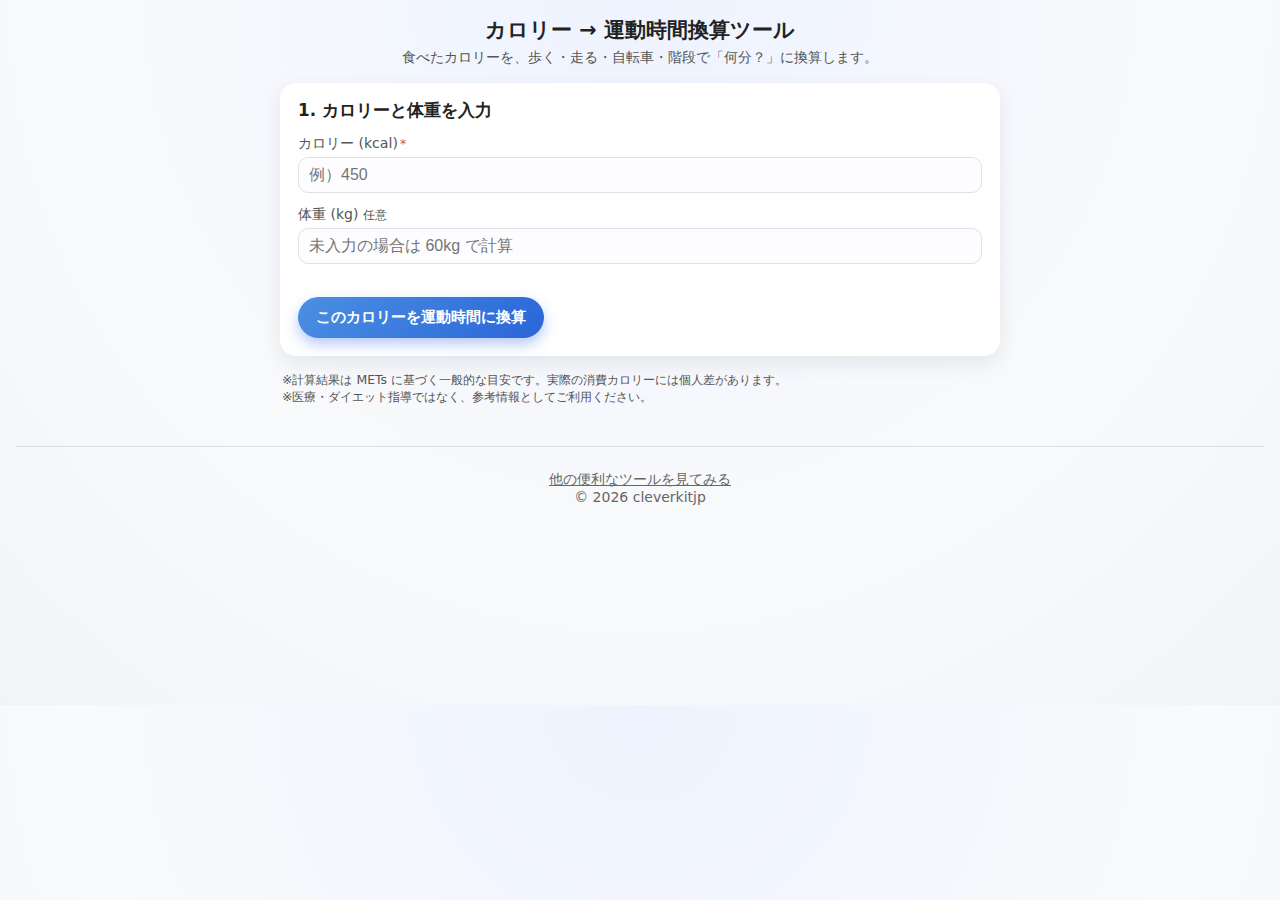
<file: calorie-to-exercise/index.html>
<!DOCTYPE html>
<html lang="ja">
<head>
  <meta charset="UTF-8" />
  <title>カロリー → 運動時間換算ツール｜食べたカロリーの消費に必要な運動時間が分かります</title>
  <!-- Google tag (gtag.js) -->
<script async src="https://www.googletagmanager.com/gtag/js?id=G-F6517NYNFF"></script>
<script>
  window.dataLayer = window.dataLayer || [];
  function gtag(){dataLayer.push(arguments);}
  gtag('js', new Date());

  gtag('config', 'G-F6517NYNFF');
</script>
  <meta name="viewport" content="width=device-width,initial-scale=1.0" />
  <link rel="stylesheet" href="style.css" />
  <script async src="https://pagead2.googlesyndication.com/pagead/js/adsbygoogle.js?client=ca-pub-9727255179923866" crossorigin="anonymous"></script>
  <link rel="stylesheet" href="https://cleverkitjp.github.io/common.css">
</head>
<body>
  <div class="page-wrapper">
    <header class="page-header">
      <h1 class="page-title">カロリー → 運動時間換算ツール</h1>
      <p class="page-subtitle">
        食べたカロリーを、歩く・走る・自転車・階段で「何分？」に換算します。
      </p>
    </header>

    <main>
      <!-- 入力カード -->
      <section class="card input-card">
        <h2 class="card-title">1. カロリーと体重を入力</h2>

        <div class="field">
          <label for="calorieInput">カロリー (kcal)<span class="required">*</span></label>
          <input
            id="calorieInput"
            type="number"
            inputmode="decimal"
            min="1"
            placeholder="例）450"
          />
        </div>

        <div class="field">
          <label for="weightInput">体重 (kg) <span class="optional">任意</span></label>
          <input
            id="weightInput"
            type="number"
            inputmode="decimal"
            min="20"
            max="200"
            placeholder="未入力の場合は 60kg で計算"
          />
        </div>

        <p id="inputError" class="error-text" aria-live="polite"></p>

        <button id="calculateBtn" class="primary-button">
          このカロリーを運動時間に換算
        </button>
      </section>

      <!-- 結果カード -->
      <section id="resultCard" class="card result-card" hidden>
        <h2 class="card-title">2. 必要な運動時間の目安</h2>
        <p id="summaryText" class="summary-text"></p>

        <div id="exerciseCards" class="exercise-grid">
          <!-- JSでカードを追加 -->
        </div>
      </section>

      <p class="note">
        ※計算結果は METs に基づく一般的な目安です。実際の消費カロリーには個人差があります。<br />
        ※医療・ダイエット指導ではなく、参考情報としてご利用ください。
      </p>
    </main>

  </div>

  <!-- チャレンジモード用オーバーレイ -->
  <div id="challengeOverlay" class="overlay hidden" aria-hidden="true">
    <div class="overlay-backdrop"></div>
    <div class="modal" role="dialog" aria-modal="true" aria-labelledby="challengeTitle">
      <button id="modalCloseBtn" class="modal-close" aria-label="閉じる">×</button>

      <div class="modal-header">
        <div id="challengeIcon" class="challenge-icon"></div>
        <div class="modal-header-text">
          <h2 id="challengeTitle" class="modal-title"></h2>
          <p id="challengeSubtitle" class="modal-subtitle"></p>
        </div>
      </div>

      <!-- 準備OK？ 画面 -->
      <div id="challengeReady" class="modal-body">
        <p class="ready-text">準備OK？</p>
        <button id="challengeStartBtn" class="primary-button full-width">
          スタート
        </button>
      </div>

      <!-- タイマー画面 -->
      <div id="challengeTimer" class="modal-body hidden">
        <div class="timer-display" id="timerDisplay">00:00</div>
        <p id="timerTargetText" class="timer-target-text"></p>

        <div class="progress-bar">
          <div id="timerProgress" class="progress-inner"></div>
        </div>

        <p id="timerMessage" class="timer-message"></p>

        <div class="timer-controls">
          <button id="pauseResumeBtn" class="secondary-button">一時停止</button>
          <button id="stopBtn" class="ghost-button">終了</button>
        </div>
      </div>
    </div>
  </div>
  <div id="ck-footer-container"></div>
  <script>
    (function() {
      var container = document.getElementById('ck-footer-container');
      if (!container) return;

      fetch('https://cleverkitjp.github.io/footer.html')
        .then(function(r) { return r.text(); })
        .then(function(html) {
          container.innerHTML = html;
          try { (adsbygoogle = window.adsbygoogle || []).push({}); } catch (e) {}
        })
        .catch(function(e) {});
    })();
  </script>
  <script src="script.js"></script>
</body>
</html>
</file>
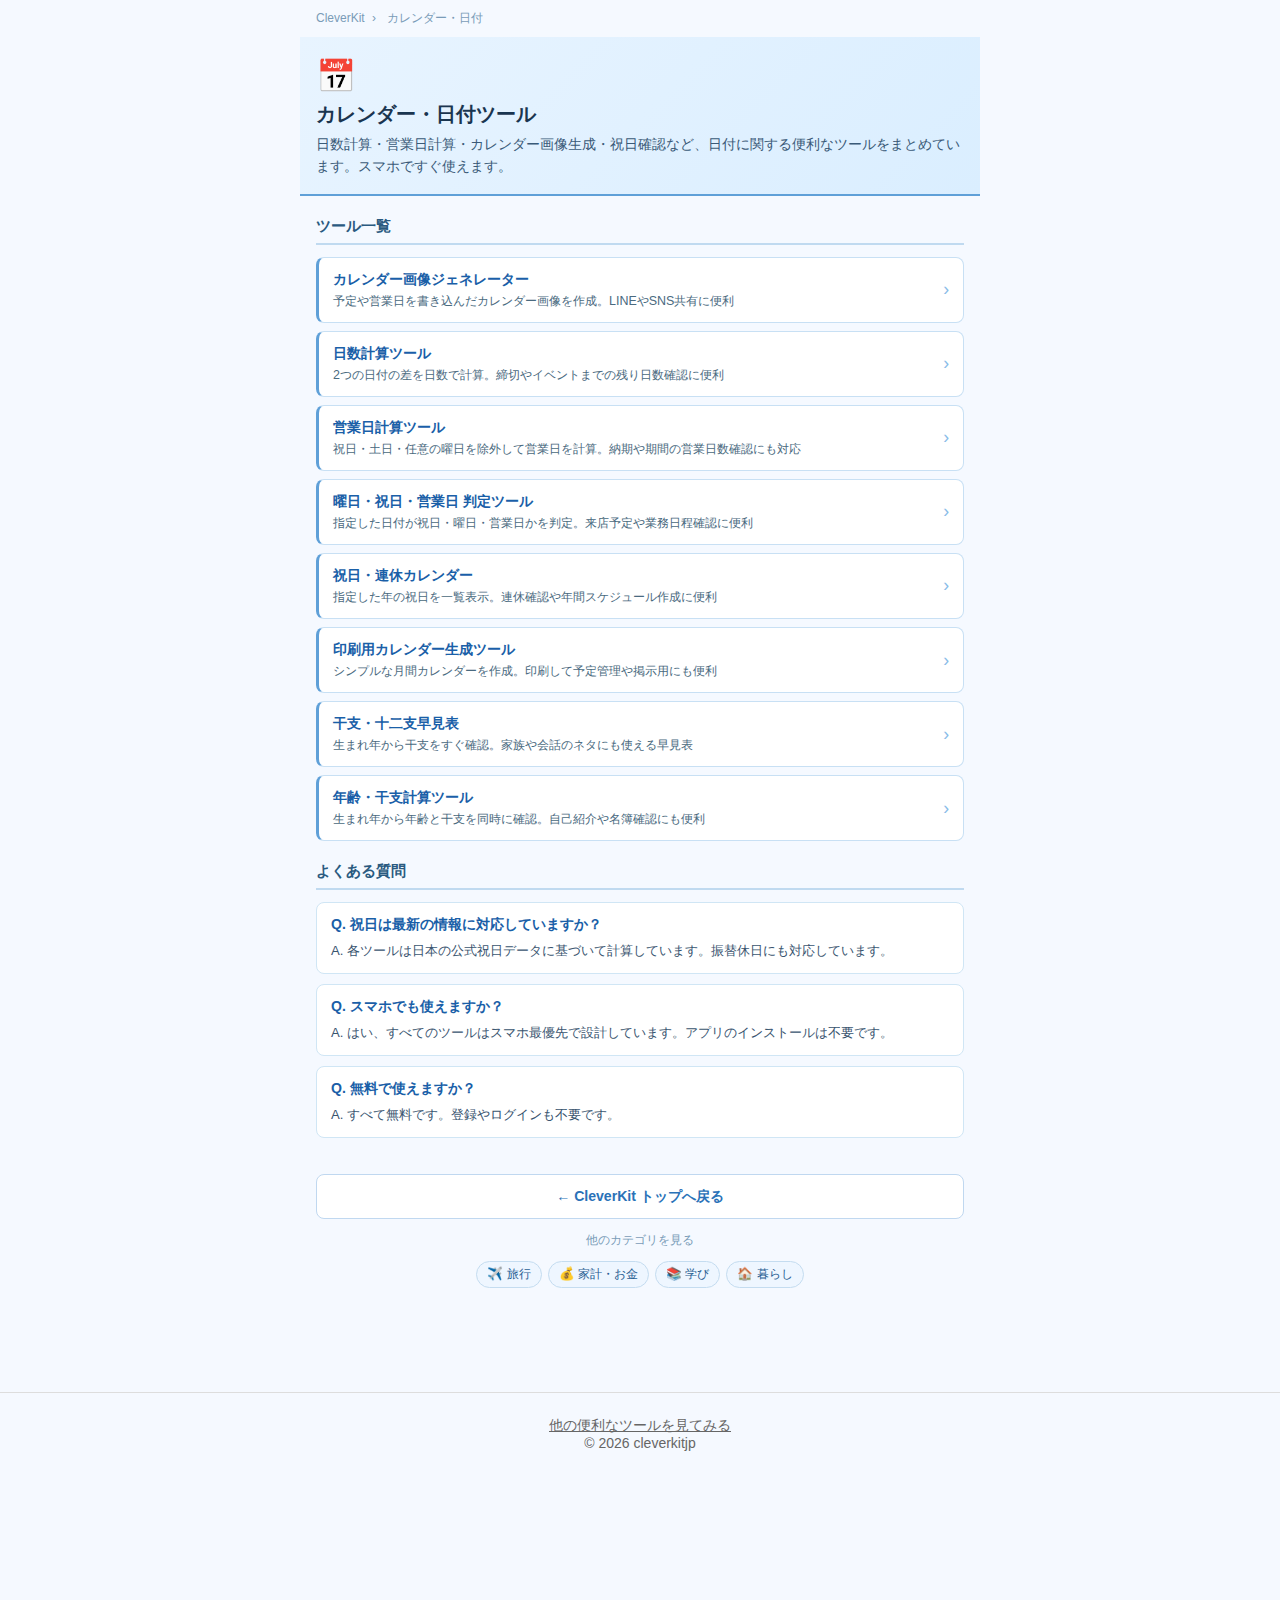
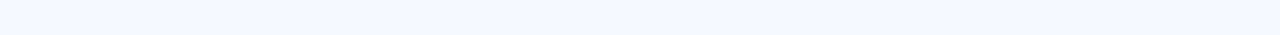
<file: category-calendar/index.html>
<!DOCTYPE html>
<html lang="ja">
<head>
<meta charset="UTF-8">
<title>カレンダー・日付ツール一覧｜日数計算・営業日・祝日確認【CleverKit】</title>
<meta name="viewport" content="width=device-width,initial-scale=1">
<meta name="description" content="日数計算、営業日計算、カレンダー画像生成、祝日確認など、カレンダー・日付に関する無料Webツールをまとめています。スマホですぐ使えます。">
<link rel="canonical" href="https://cleverkit.jp/category-calendar/">
<script async src="https://www.googletagmanager.com/gtag/js?id=G-F6517NYNFF"></script>
<script>
window.dataLayer = window.dataLayer || [];
function gtag(){dataLayer.push(arguments);}
gtag('js', new Date());
gtag('config', 'G-F6517NYNFF');
</script>
<script async src="https://pagead2.googlesyndication.com/pagead/js/adsbygoogle.js?client=ca-pub-9727255179923866" crossorigin="anonymous"></script>
<meta property="og:type" content="website">
<meta property="og:title" content="カレンダー・日付ツール一覧｜CleverKit">
<meta property="og:description" content="日数計算、営業日計算、カレンダー画像生成、祝日確認など、カレンダー・日付に関する無料Webツール一覧です。">
<meta property="og:url" content="https://cleverkit.jp/category-calendar/">
<meta property="og:image" content="https://cleverkit.jp/ogp.png">
<meta name="twitter:card" content="summary_large_image">
<script type="application/ld+json">
{
  "@context": "https://schema.org",
  "@type": "CollectionPage",
  "name": "カレンダー・日付ツール一覧",
  "url": "https://cleverkit.jp/category-calendar/",
  "description": "日数計算、営業日計算、カレンダー画像生成、祝日確認など、カレンダー・日付に関する無料Webツール一覧",
  "isPartOf": { "@id": "https://cleverkit.jp/#website" },
  "inLanguage": "ja"
}
</script>
<link rel="stylesheet" href="/common.css">
<style>
*, *::before, *::after { box-sizing: border-box; }
body { margin: 0; font-family: -apple-system, BlinkMacSystemFont, "Hiragino Kaku Gothic ProN", sans-serif; background: #f5f9ff; color: #1a3550; }
.page-wrap { max-width: 680px; margin: 0 auto; padding: 0 0 48px; }

/* パンくず */
.breadcrumb { font-size: 12px; color: #7a9cb8; padding: 10px 16px; }
.breadcrumb a { color: #7a9cb8; text-decoration: none; }
.breadcrumb a:hover { text-decoration: underline; }
.breadcrumb span { margin: 0 4px; }

/* ヒーロー */
.cat-hero {
  background: linear-gradient(135deg, #e8f4ff 0%, #daeeff 100%);
  border-bottom: 2px solid #5fa0d8;
  padding: 20px 16px 16px;
}
.cat-hero-icon { font-size: 2rem; margin-bottom: 6px; }
.cat-hero h1 { font-size: 1.25rem; font-weight: 800; margin: 0 0 6px; color: #1a3550; }
.cat-hero-desc { font-size: 0.85rem; color: #3a5a78; line-height: 1.6; margin: 0; }

/* セクション */
.section { padding: 20px 16px; }
.section-title {
  font-size: 0.95rem; font-weight: 700; color: #2a5a80;
  margin: 0 0 12px; padding-bottom: 6px;
  border-bottom: 2px solid #c0daf0;
}

/* ミニカード */
.tool-list { display: flex; flex-direction: column; gap: 8px; margin: 0; padding: 0; }
.tool-card {
  display: flex; align-items: center; gap: 10px;
  background: #fff; border: 1px solid #c8e0f4; border-left: 3px solid #5fa0d8;
  border-radius: 8px; padding: 12px 14px;
  text-decoration: none; color: inherit;
  transition: box-shadow 0.15s, border-color 0.15s;
}
.tool-card:hover { box-shadow: 0 2px 10px rgba(30,100,180,0.12); border-color: #5fa0d8; }
.tool-card-body { flex: 1; min-width: 0; }
.tool-card-name { font-size: 0.9rem; font-weight: 700; color: #1a5fa8; margin: 0 0 3px; }
.tool-card-desc { font-size: 0.78rem; color: #4a6a80; margin: 0; line-height: 1.45; }
.tool-card-arrow { color: #88bce8; font-size: 1.1rem; flex-shrink: 0; }

/* FAQ */
.faq-list { display: flex; flex-direction: column; gap: 10px; }
.faq-item { background: #fff; border: 1px solid #d0e6f5; border-radius: 8px; padding: 12px 14px; }
.faq-q { font-size: 0.88rem; font-weight: 700; color: #1a5fa8; margin: 0 0 6px; }
.faq-a { font-size: 0.82rem; color: #3a5570; margin: 0; line-height: 1.6; }

/* CTA */
.cta-area { padding: 16px; }
.cta-back {
  display: block; text-align: center;
  background: #fff; border: 1px solid #c0d8f0; border-radius: 8px;
  padding: 12px; font-size: 0.88rem; font-weight: 600;
  color: #2a72b8; text-decoration: none;
  margin-bottom: 8px;
}
.cta-back:hover { background: #eef6ff; }
.cat-links { display: flex; flex-wrap: wrap; gap: 6px; justify-content: center; margin-top: 12px; }
.cat-links a {
  font-size: 0.78rem; color: #2a6093; text-decoration: none;
  background: #eef6ff; border: 1px solid #c4dcf0;
  border-radius: 999px; padding: 4px 10px; white-space: nowrap;
}
.cat-links a:hover { background: #d8ecfc; }
.cat-links-label { width: 100%; text-align: center; font-size: 0.78rem; color: #7a9cb8; margin-bottom: 2px; }
</style>
</head>
<body>
<div class="page-wrap">

  <!-- パンくず -->
  <nav class="breadcrumb" aria-label="パンくずリスト">
    <a href="/">CleverKit</a>
    <span>›</span>
    <span>カレンダー・日付</span>
  </nav>

  <!-- ヒーロー -->
  <div class="cat-hero">
    <div class="cat-hero-icon">📅</div>
    <h1>カレンダー・日付ツール</h1>
    <p class="cat-hero-desc">日数計算・営業日計算・カレンダー画像生成・祝日確認など、日付に関する便利なツールをまとめています。スマホですぐ使えます。</p>
  </div>

  <!-- ツール一覧 -->
  <section class="section">
    <h2 class="section-title">ツール一覧</h2>
    <div class="tool-list">

      <a class="tool-card" href="/calendar-generator/">
        <div class="tool-card-body">
          <p class="tool-card-name">カレンダー画像ジェネレーター</p>
          <p class="tool-card-desc">予定や営業日を書き込んだカレンダー画像を作成。LINEやSNS共有に便利</p>
        </div>
        <span class="tool-card-arrow">›</span>
      </a>

      <a class="tool-card" href="/day-counter/">
        <div class="tool-card-body">
          <p class="tool-card-name">日数計算ツール</p>
          <p class="tool-card-desc">2つの日付の差を日数で計算。締切やイベントまでの残り日数確認に便利</p>
        </div>
        <span class="tool-card-arrow">›</span>
      </a>

      <a class="tool-card" href="/business-days/">
        <div class="tool-card-body">
          <p class="tool-card-name">営業日計算ツール</p>
          <p class="tool-card-desc">祝日・土日・任意の曜日を除外して営業日を計算。納期や期間の営業日数確認にも対応</p>
        </div>
        <span class="tool-card-arrow">›</span>
      </a>

      <a class="tool-card" href="/weekday-holiday-checker/">
        <div class="tool-card-body">
          <p class="tool-card-name">曜日・祝日・営業日 判定ツール</p>
          <p class="tool-card-desc">指定した日付が祝日・曜日・営業日かを判定。来店予定や業務日程確認に便利</p>
        </div>
        <span class="tool-card-arrow">›</span>
      </a>

      <a class="tool-card" href="/holiday/">
        <div class="tool-card-body">
          <p class="tool-card-name">祝日・連休カレンダー</p>
          <p class="tool-card-desc">指定した年の祝日を一覧表示。連休確認や年間スケジュール作成に便利</p>
        </div>
        <span class="tool-card-arrow">›</span>
      </a>

      <a class="tool-card" href="/print-calendar/">
        <div class="tool-card-body">
          <p class="tool-card-name">印刷用カレンダー生成ツール</p>
          <p class="tool-card-desc">シンプルな月間カレンダーを作成。印刷して予定管理や掲示用にも便利</p>
        </div>
        <span class="tool-card-arrow">›</span>
      </a>

      <a class="tool-card" href="/eto/">
        <div class="tool-card-body">
          <p class="tool-card-name">干支・十二支早見表</p>
          <p class="tool-card-desc">生まれ年から干支をすぐ確認。家族や会話のネタにも使える早見表</p>
        </div>
        <span class="tool-card-arrow">›</span>
      </a>

      <a class="tool-card" href="/age-eto-tool/">
        <div class="tool-card-body">
          <p class="tool-card-name">年齢・干支計算ツール</p>
          <p class="tool-card-desc">生まれ年から年齢と干支を同時に確認。自己紹介や名簿確認にも便利</p>
        </div>
        <span class="tool-card-arrow">›</span>
      </a>

    </div>
  </section>

  <!-- FAQ -->
  <section class="section" style="padding-top: 0;">
    <h2 class="section-title">よくある質問</h2>
    <div class="faq-list">
      <div class="faq-item">
        <p class="faq-q">Q. 祝日は最新の情報に対応していますか？</p>
        <p class="faq-a">A. 各ツールは日本の公式祝日データに基づいて計算しています。振替休日にも対応しています。</p>
      </div>
      <div class="faq-item">
        <p class="faq-q">Q. スマホでも使えますか？</p>
        <p class="faq-a">A. はい、すべてのツールはスマホ最優先で設計しています。アプリのインストールは不要です。</p>
      </div>
      <div class="faq-item">
        <p class="faq-q">Q. 無料で使えますか？</p>
        <p class="faq-a">A. すべて無料です。登録やログインも不要です。</p>
      </div>
    </div>
  </section>

  <!-- CTA -->
  <div class="cta-area">
    <a class="cta-back" href="/">← CleverKit トップへ戻る</a>
    <p class="cat-links-label">他のカテゴリを見る</p>
    <div class="cat-links">
      <a href="/category-travel/">✈️ 旅行</a>
      <a href="/category-money/">💰 家計・お金</a>
      <a href="/category-learn/">📚 学び</a>
      <a href="/category-life/">🏠 暮らし</a>
    </div>
  </div>

</div>

<div id="ck-footer-container"></div>
<script>
(function() {
  var c = document.getElementById('ck-footer-container');
  if (!c) return;
  fetch('/footer.html').then(function(r){ return r.text(); }).then(function(h){
    c.innerHTML = h;
    try { (adsbygoogle = window.adsbygoogle || []).push({}); } catch(e) {}
  }).catch(function(){});
})();
</script>
</body>
</html>
</file>
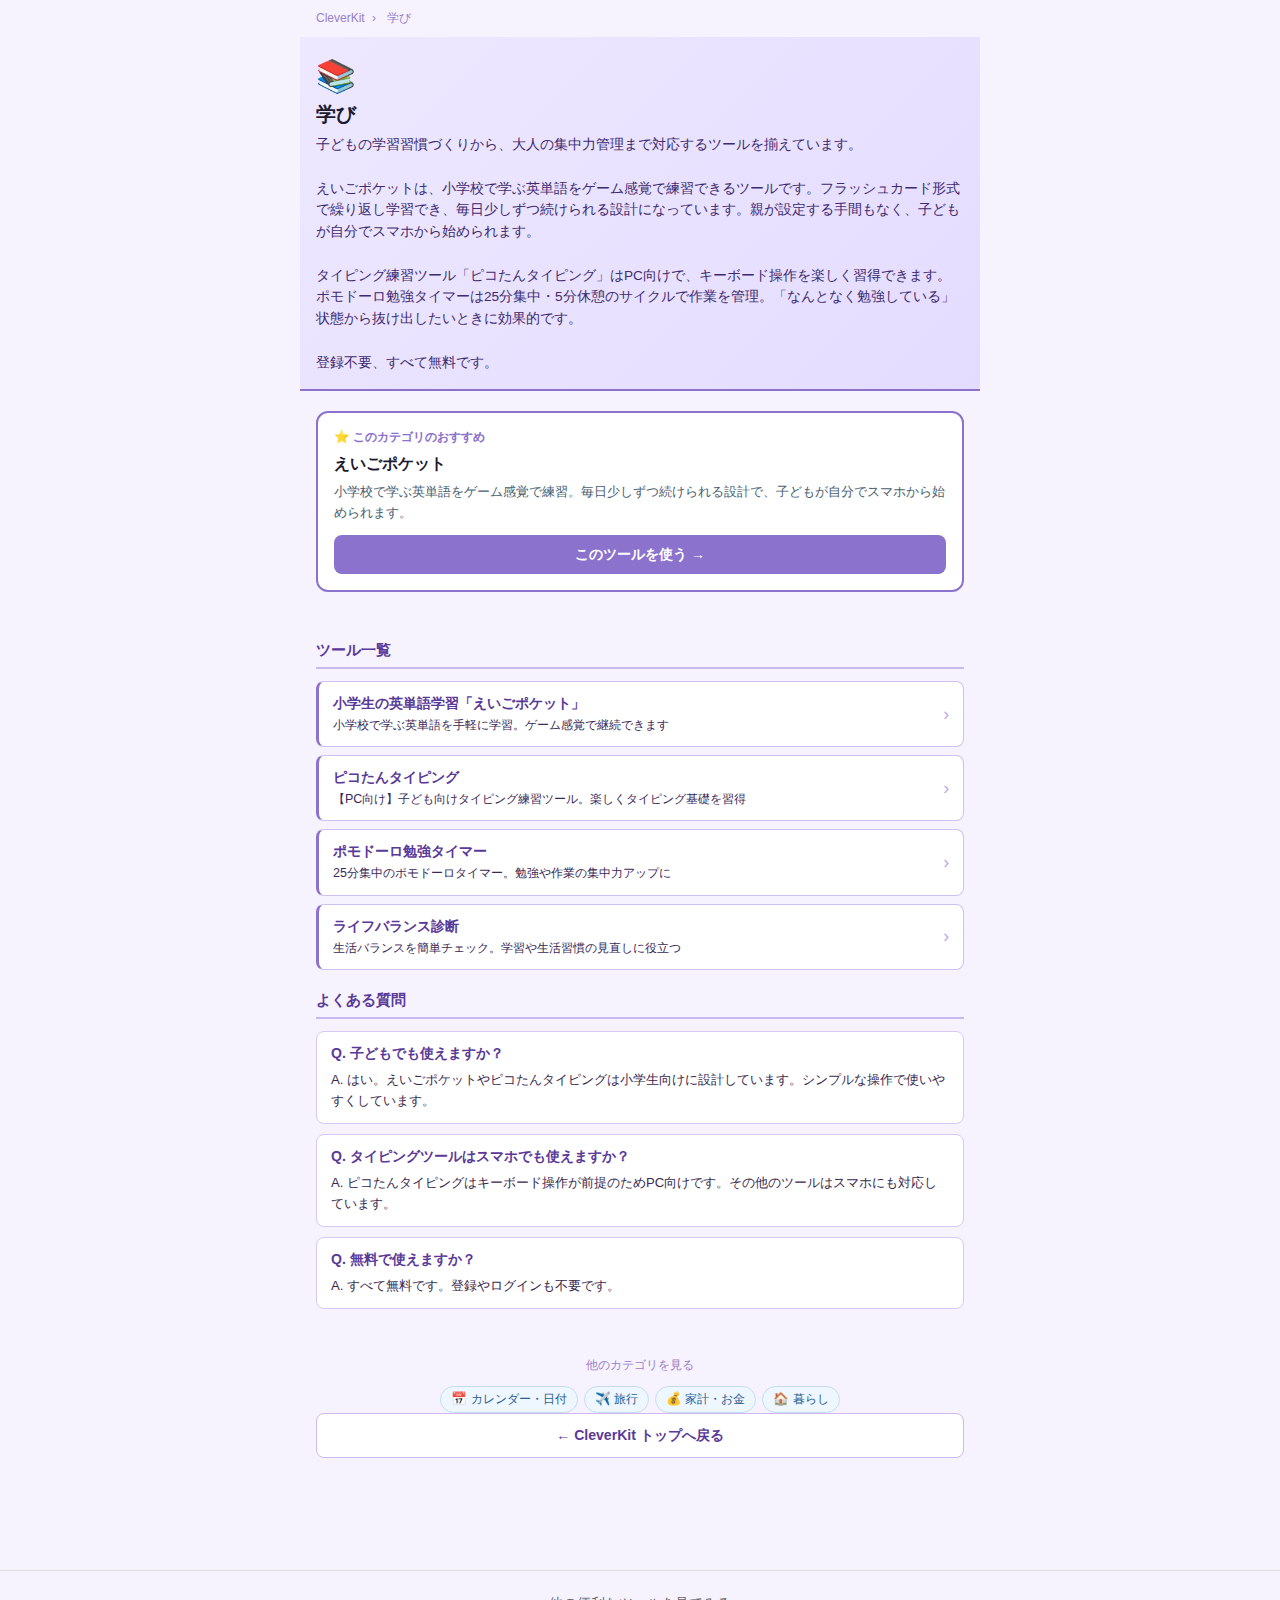
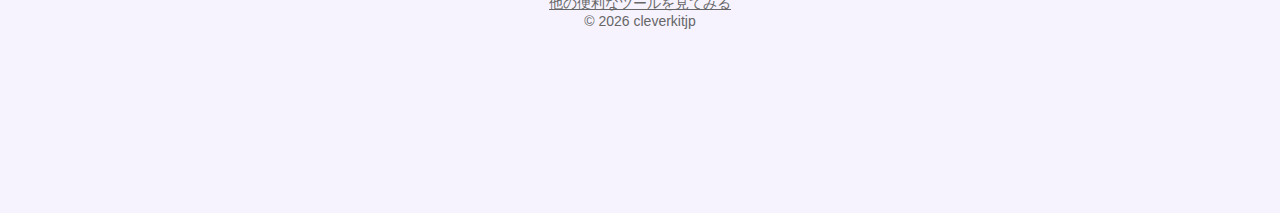
<file: category-learn/index.html>
<!DOCTYPE html>
<html lang="ja">
<head>
<meta charset="UTF-8">
<title>学びツール一覧｜英語学習・タイピング・勉強タイマー【CleverKit】</title>
<meta name="viewport" content="width=device-width,initial-scale=1">
<meta name="description" content="小学生向け英単語学習、タイピング練習、ポモドーロ勉強タイマーなど、学習をサポートする無料Webツールをまとめています。スマホですぐ使えます。">
<link rel="canonical" href="https://cleverkit.jp/category-learn/">
<script async src="https://www.googletagmanager.com/gtag/js?id=G-F6517NYNFF"></script>
<script>
window.dataLayer = window.dataLayer || [];
function gtag(){dataLayer.push(arguments);}
gtag('js', new Date());
gtag('config', 'G-F6517NYNFF');
</script>
<script async src="https://pagead2.googlesyndication.com/pagead/js/adsbygoogle.js?client=ca-pub-9727255179923866" crossorigin="anonymous"></script>
<meta property="og:type" content="website">
<meta property="og:title" content="学びツール一覧｜CleverKit">
<meta property="og:description" content="小学生向け英単語学習、タイピング練習、ポモドーロ勉強タイマーなど、学習をサポートする無料Webツール一覧です。">
<meta property="og:url" content="https://cleverkit.jp/category-learn/">
<meta property="og:image" content="https://cleverkit.jp/ogp.png">
<meta name="twitter:card" content="summary_large_image">
<script type="application/ld+json">
{
  "@context": "https://schema.org",
  "@type": "CollectionPage",
  "name": "学びツール一覧",
  "url": "https://cleverkit.jp/category-learn/",
  "description": "小学生向け英単語学習、タイピング練習、ポモドーロ勉強タイマーなど、学習をサポートする無料Webツール一覧",
  "isPartOf": { "@id": "https://cleverkit.jp/#website" },
  "inLanguage": "ja"
}
</script>
<link rel="stylesheet" href="/common.css">
<style>
*, *::before, *::after { box-sizing: border-box; }
:root { --cat-accent: #8b72cc; }
body { margin: 0; font-family: -apple-system, BlinkMacSystemFont, "Hiragino Kaku Gothic ProN", sans-serif; background: #f6f3ff; color: #1e1a30; }
.page-wrap { max-width: 680px; margin: 0 auto; padding: 0 0 48px; }
.breadcrumb { font-size: 12px; color: #9880c8; padding: 10px 16px; }
.breadcrumb a { color: #9880c8; text-decoration: none; }
.breadcrumb a:hover { text-decoration: underline; }
.breadcrumb span { margin: 0 4px; }
.cat-hero {
  background: linear-gradient(135deg, #ede8ff 0%, #e4dcff 100%);
  border-bottom: 2px solid #8b72cc;
  padding: 20px 16px 16px;
}
.cat-hero-icon { font-size: 2rem; margin-bottom: 6px; }
.cat-hero h1 { font-size: 1.25rem; font-weight: 800; margin: 0 0 6px; color: #1e1a30; }
.cat-hero-desc { font-size: 0.85rem; color: #3e2a70; line-height: 1.6; margin: 0; }
.section { padding: 20px 16px; }
.section-title { font-size: 0.95rem; font-weight: 700; color: #5a3a98; margin: 0 0 12px; padding-bottom: 6px; border-bottom: 2px solid #c8b8f0; }
.tool-list { display: flex; flex-direction: column; gap: 8px; margin: 0; padding: 0; }
.tool-card {
  display: flex; align-items: center; gap: 10px;
  background: #fff; border: 1px solid #d0c0f0; border-left: 3px solid #8b72cc;
  border-radius: 8px; padding: 12px 14px;
  text-decoration: none; color: inherit;
  transition: box-shadow 0.15s, border-color 0.15s;
}
.tool-card:hover { box-shadow: 0 2px 10px rgba(100,60,180,0.12); border-color: #8b72cc; }
.tool-card-body { flex: 1; min-width: 0; }
.tool-card-name { font-size: 0.9rem; font-weight: 700; color: #5a3a98; margin: 0 0 3px; }
.tool-card-desc { font-size: 0.78rem; color: #3a2a58; margin: 0; line-height: 1.45; }
.tool-card-arrow { color: #c0a8e8; font-size: 1.1rem; flex-shrink: 0; }
.faq-list { display: flex; flex-direction: column; gap: 10px; }
.faq-item { background: #fff; border: 1px solid #d8c8f8; border-radius: 8px; padding: 12px 14px; }
.faq-q { font-size: 0.88rem; font-weight: 700; color: #5a3a98; margin: 0 0 6px; }
.faq-a { font-size: 0.82rem; color: #3a2a50; margin: 0; line-height: 1.6; }
.cta-area { padding: 16px; }
.cta-back {
  display: block; text-align: center;
  background: #fff; border: 1px solid #d0b8f0; border-radius: 8px;
  padding: 12px; font-size: 0.88rem; font-weight: 600;
  color: #5a3a98; text-decoration: none; margin-bottom: 8px;
}
.cta-back:hover { background: #f4f0ff; }
.cat-links { display: flex; flex-wrap: wrap; gap: 6px; justify-content: center; margin-top: 12px; }
.cat-links a { font-size: 0.78rem; color: #2a6093; text-decoration: none; background: #eef6ff; border: 1px solid #c4dcf0; border-radius: 999px; padding: 4px 10px; white-space: nowrap; }
.cat-links a:hover { background: #d8ecfc; }
.cat-links-label { width: 100%; text-align: center; font-size: 0.78rem; color: #9880c8; margin-bottom: 2px; }
.recommended-tool {
  background: #fff;
  border: 2px solid var(--cat-accent, #5fa0d8);
  border-radius: 12px;
  padding: 16px;
  margin-bottom: 8px;
}
.recommended-tool-label {
  font-size: 0.78rem;
  font-weight: 700;
  color: var(--cat-accent, #5fa0d8);
  margin-bottom: 8px;
}
.recommended-tool-name {
  font-size: 1rem;
  font-weight: 800;
  margin: 0 0 6px;
}
.recommended-tool-desc {
  font-size: 0.82rem;
  color: #4a6070;
  line-height: 1.6;
  margin: 0 0 12px;
}
.recommended-tool-btn {
  display: block;
  text-align: center;
  background: var(--cat-accent, #5fa0d8);
  color: #fff;
  font-size: 0.88rem;
  font-weight: 700;
  padding: 10px;
  border-radius: 8px;
  text-decoration: none;
}
.recommended-tool-btn:hover { opacity: 0.9; }

.recommended-tool {
  margin-top: 20px;
}
</style>
</head>
<body>
<div class="page-wrap">

  <nav class="breadcrumb" aria-label="パンくずリスト">
    <a href="/">CleverKit</a>
    <span>›</span>
    <span>学び</span>
  </nav>

  <div class="cat-hero">
    <div class="cat-hero-icon">📚</div>
    <h1>学び</h1>
    <p class="cat-hero-desc">子どもの学習習慣づくりから、大人の集中力管理まで対応するツールを揃えています。<br><br>えいごポケットは、小学校で学ぶ英単語をゲーム感覚で練習できるツールです。フラッシュカード形式で繰り返し学習でき、毎日少しずつ続けられる設計になっています。親が設定する手間もなく、子どもが自分でスマホから始められます。<br><br>タイピング練習ツール「ピコたんタイピング」はPC向けで、キーボード操作を楽しく習得できます。ポモドーロ勉強タイマーは25分集中・5分休憩のサイクルで作業を管理。「なんとなく勉強している」状態から抜け出したいときに効果的です。<br><br>登録不要、すべて無料です。</p>
  </div>

  <section class="section" style="padding-top:0;">
    <div class="recommended-tool">
      <div class="recommended-tool-label">⭐ このカテゴリのおすすめ</div>
      <p class="recommended-tool-name">えいごポケット</p>
      <p class="recommended-tool-desc">小学校で学ぶ英単語をゲーム感覚で練習。毎日少しずつ続けられる設計で、子どもが自分でスマホから始められます。</p>
      <a class="recommended-tool-btn" href="/eigo-pocket/">このツールを使う →</a>
    </div>
  </section>

  <section class="section">
    <h2 class="section-title">ツール一覧</h2>
    <div class="tool-list">

      <a class="tool-card" href="/eigo-pocket/">
        <div class="tool-card-body">
          <p class="tool-card-name">小学生の英単語学習「えいごポケット」</p>
          <p class="tool-card-desc">小学校で学ぶ英単語を手軽に学習。ゲーム感覚で継続できます</p>
        </div>
        <span class="tool-card-arrow">›</span>
      </a>

      <a class="tool-card" href="/pikotan-typing/">
        <div class="tool-card-body">
          <p class="tool-card-name">ピコたんタイピング</p>
          <p class="tool-card-desc">【PC向け】子ども向けタイピング練習ツール。楽しくタイピング基礎を習得</p>
        </div>
        <span class="tool-card-arrow">›</span>
      </a>

      <a class="tool-card" href="/study-timer/">
        <div class="tool-card-body">
          <p class="tool-card-name">ポモドーロ勉強タイマー</p>
          <p class="tool-card-desc">25分集中のポモドーロタイマー。勉強や作業の集中力アップに</p>
        </div>
        <span class="tool-card-arrow">›</span>
      </a>

      <a class="tool-card" href="/life-balance-checker/">
        <div class="tool-card-body">
          <p class="tool-card-name">ライフバランス診断</p>
          <p class="tool-card-desc">生活バランスを簡単チェック。学習や生活習慣の見直しに役立つ</p>
        </div>
        <span class="tool-card-arrow">›</span>
      </a>

    </div>
  </section>

  <section class="section" style="padding-top: 0;">
    <h2 class="section-title">よくある質問</h2>
    <div class="faq-list">
      <div class="faq-item">
        <p class="faq-q">Q. 子どもでも使えますか？</p>
        <p class="faq-a">A. はい。えいごポケットやピコたんタイピングは小学生向けに設計しています。シンプルな操作で使いやすくしています。</p>
      </div>
      <div class="faq-item">
        <p class="faq-q">Q. タイピングツールはスマホでも使えますか？</p>
        <p class="faq-a">A. ピコたんタイピングはキーボード操作が前提のためPC向けです。その他のツールはスマホにも対応しています。</p>
      </div>
      <div class="faq-item">
        <p class="faq-q">Q. 無料で使えますか？</p>
        <p class="faq-a">A. すべて無料です。登録やログインも不要です。</p>
      </div>
    </div>
  </section>

  <div class="cta-area">
    <p class="cat-links-label">他のカテゴリを見る</p>
    <div class="cat-links">
      <a href="/category-calendar/">📅 カレンダー・日付</a>
      <a href="/category-travel/">✈️ 旅行</a>
      <a href="/category-money/">💰 家計・お金</a>
      <a href="/category-life/">🏠 暮らし</a>
    </div>
    <a class="cta-back" href="/">← CleverKit トップへ戻る</a>
  </div>

</div>
<div id="ck-footer-container"></div>
<script>
(function() {
  var c = document.getElementById('ck-footer-container');
  if (!c) return;
  fetch('/footer.html').then(function(r){ return r.text(); }).then(function(h){
    c.innerHTML = h;
    try { (adsbygoogle = window.adsbygoogle || []).push({}); } catch(e) {}
  }).catch(function(){});
})();
</script>
</body>
</html>
</file>
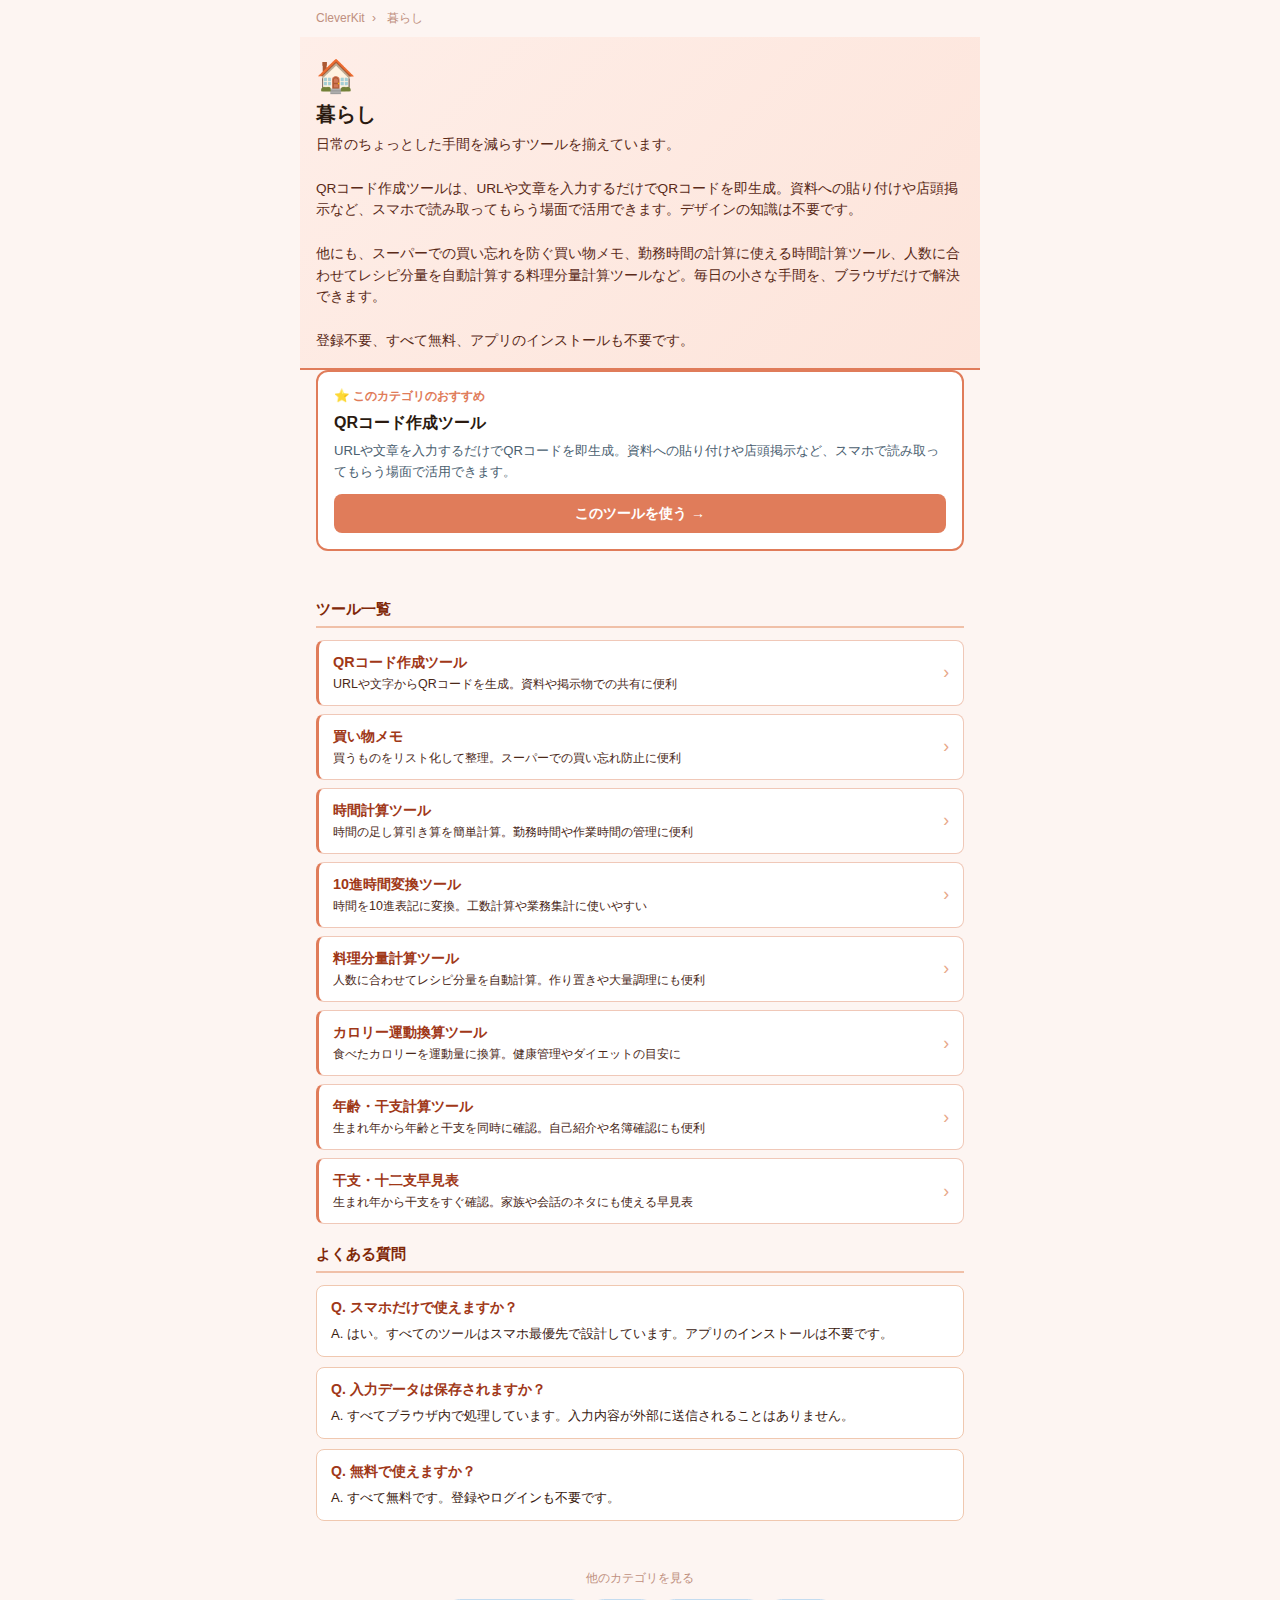
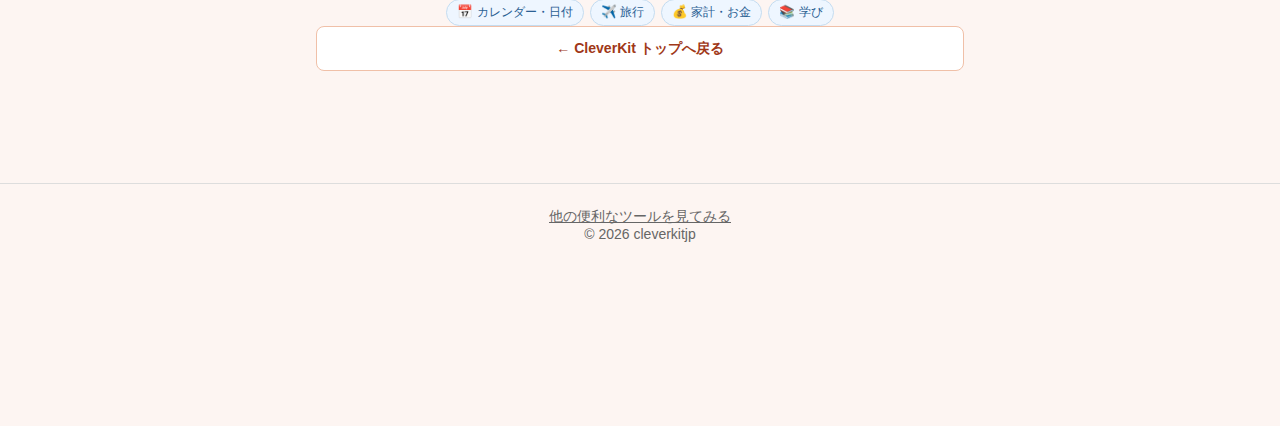
<file: category-life/index.html>
<!DOCTYPE html>
<html lang="ja">
<head>
<meta charset="UTF-8">
<title>暮らしツール一覧｜QRコード・買い物メモ・時間計算・料理分量【CleverKit】</title>
<meta name="viewport" content="width=device-width,initial-scale=1">
<meta name="description" content="QRコード作成、買い物メモ、時間計算、料理分量計算、カロリー換算など、日常生活で使える便利な無料Webツールをまとめています。スマホですぐ使えます。">
<link rel="canonical" href="https://cleverkit.jp/category-life/">
<script async src="https://www.googletagmanager.com/gtag/js?id=G-F6517NYNFF"></script>
<script>
window.dataLayer = window.dataLayer || [];
function gtag(){dataLayer.push(arguments);}
gtag('js', new Date());
gtag('config', 'G-F6517NYNFF');
</script>
<script async src="https://pagead2.googlesyndication.com/pagead/js/adsbygoogle.js?client=ca-pub-9727255179923866" crossorigin="anonymous"></script>
<meta property="og:type" content="website">
<meta property="og:title" content="暮らしツール一覧｜CleverKit">
<meta property="og:description" content="QRコード作成、買い物メモ、時間計算、料理分量計算、カロリー換算など、日常生活で使える便利な無料Webツール一覧です。">
<meta property="og:url" content="https://cleverkit.jp/category-life/">
<meta property="og:image" content="https://cleverkit.jp/ogp.png">
<meta name="twitter:card" content="summary_large_image">
<script type="application/ld+json">
{
  "@context": "https://schema.org",
  "@type": "CollectionPage",
  "name": "暮らしツール一覧",
  "url": "https://cleverkit.jp/category-life/",
  "description": "QRコード作成、買い物メモ、時間計算、料理分量計算、カロリー換算など、日常生活で使える便利な無料Webツール一覧",
  "isPartOf": { "@id": "https://cleverkit.jp/#website" },
  "inLanguage": "ja"
}
</script>
<link rel="stylesheet" href="/common.css">
<style>
*, *::before, *::after { box-sizing: border-box; }
:root { --cat-accent: #e07c5a; }
body { margin: 0; font-family: -apple-system, BlinkMacSystemFont, "Hiragino Kaku Gothic ProN", sans-serif; background: #fdf5f2; color: #2a1a10; }
.page-wrap { max-width: 680px; margin: 0 auto; padding: 0 0 48px; }
.breadcrumb { font-size: 12px; color: #c09080; padding: 10px 16px; }
.breadcrumb a { color: #c09080; text-decoration: none; }
.breadcrumb a:hover { text-decoration: underline; }
.breadcrumb span { margin: 0 4px; }
.cat-hero {
  background: linear-gradient(135deg, #feeee8 0%, #fde4da 100%);
  border-bottom: 2px solid #e07c5a;
  padding: 20px 16px 16px;
}
.cat-hero-icon { font-size: 2rem; margin-bottom: 6px; }
.cat-hero h1 { font-size: 1.25rem; font-weight: 800; margin: 0 0 6px; color: #2a1a10; }
.cat-hero-desc { font-size: 0.85rem; color: #5a2a18; line-height: 1.6; margin: 0; }
.section { padding: 20px 16px; }
.section-title { font-size: 0.95rem; font-weight: 700; color: #802808; margin: 0 0 12px; padding-bottom: 6px; border-bottom: 2px solid #f0c0a8; }
.tool-list { display: flex; flex-direction: column; gap: 8px; margin: 0; padding: 0; }
.tool-card {
  display: flex; align-items: center; gap: 10px;
  background: #fff; border: 1px solid #f0c8b8; border-left: 3px solid #e07c5a;
  border-radius: 8px; padding: 12px 14px;
  text-decoration: none; color: inherit;
  transition: box-shadow 0.15s, border-color 0.15s;
}
.tool-card:hover { box-shadow: 0 2px 10px rgba(180,80,40,0.12); border-color: #e07c5a; }
.tool-card-body { flex: 1; min-width: 0; }
.tool-card-name { font-size: 0.9rem; font-weight: 700; color: #a03818; margin: 0 0 3px; }
.tool-card-desc { font-size: 0.78rem; color: #4a2818; margin: 0; line-height: 1.45; }
.tool-card-arrow { color: #e8a888; font-size: 1.1rem; flex-shrink: 0; }
.faq-list { display: flex; flex-direction: column; gap: 10px; }
.faq-item { background: #fff; border: 1px solid #f0c8b0; border-radius: 8px; padding: 12px 14px; }
.faq-q { font-size: 0.88rem; font-weight: 700; color: #a03818; margin: 0 0 6px; }
.faq-a { font-size: 0.82rem; color: #3a2010; margin: 0; line-height: 1.6; }
.cta-area { padding: 16px; }
.cta-back {
  display: block; text-align: center;
  background: #fff; border: 1px solid #f0c0a8; border-radius: 8px;
  padding: 12px; font-size: 0.88rem; font-weight: 600;
  color: #a03818; text-decoration: none; margin-bottom: 8px;
}
.cta-back:hover { background: #fef5f2; }
.cat-links { display: flex; flex-wrap: wrap; gap: 6px; justify-content: center; margin-top: 12px; }
.cat-links a { font-size: 0.78rem; color: #2a6093; text-decoration: none; background: #eef6ff; border: 1px solid #c4dcf0; border-radius: 999px; padding: 4px 10px; white-space: nowrap; }
.cat-links a:hover { background: #d8ecfc; }
.cat-links-label { width: 100%; text-align: center; font-size: 0.78rem; color: #c09080; margin-bottom: 2px; }
.recommended-tool {
  background: #fff;
  border: 2px solid var(--cat-accent, #5fa0d8);
  border-radius: 12px;
  padding: 16px;
  margin-bottom: 8px;
}
.recommended-tool-label {
  font-size: 0.78rem;
  font-weight: 700;
  color: var(--cat-accent, #5fa0d8);
  margin-bottom: 8px;
}
.recommended-tool-name {
  font-size: 1rem;
  font-weight: 800;
  margin: 0 0 6px;
}
.recommended-tool-desc {
  font-size: 0.82rem;
  color: #4a6070;
  line-height: 1.6;
  margin: 0 0 12px;
}
.recommended-tool-btn {
  display: block;
  text-align: center;
  background: var(--cat-accent, #5fa0d8);
  color: #fff;
  font-size: 0.88rem;
  font-weight: 700;
  padding: 10px;
  border-radius: 8px;
  text-decoration: none;
}
.recommended-tool-btn:hover { opacity: 0.9; }
</style>
</head>
<body>
<div class="page-wrap">

  <nav class="breadcrumb" aria-label="パンくずリスト">
    <a href="/">CleverKit</a>
    <span>›</span>
    <span>暮らし</span>
  </nav>

  <div class="cat-hero">
    <div class="cat-hero-icon">🏠</div>
    <h1>暮らし</h1>
    <p class="cat-hero-desc">日常のちょっとした手間を減らすツールを揃えています。<br><br>QRコード作成ツールは、URLや文章を入力するだけでQRコードを即生成。資料への貼り付けや店頭掲示など、スマホで読み取ってもらう場面で活用できます。デザインの知識は不要です。<br><br>他にも、スーパーでの買い忘れを防ぐ買い物メモ、勤務時間の計算に使える時間計算ツール、人数に合わせてレシピ分量を自動計算する料理分量計算ツールなど。毎日の小さな手間を、ブラウザだけで解決できます。<br><br>登録不要、すべて無料、アプリのインストールも不要です。</p>
  </div>

  <section class="section" style="padding-top:0;">
    <div class="recommended-tool">
      <div class="recommended-tool-label">⭐ このカテゴリのおすすめ</div>
      <p class="recommended-tool-name">QRコード作成ツール</p>
      <p class="recommended-tool-desc">URLや文章を入力するだけでQRコードを即生成。資料への貼り付けや店頭掲示など、スマホで読み取ってもらう場面で活用できます。</p>
      <a class="recommended-tool-btn" href="/qr-generator/">このツールを使う →</a>
    </div>
  </section>

  <section class="section">
    <h2 class="section-title">ツール一覧</h2>
    <div class="tool-list">

      <a class="tool-card" href="/qr-generator/">
        <div class="tool-card-body">
          <p class="tool-card-name">QRコード作成ツール</p>
          <p class="tool-card-desc">URLや文字からQRコードを生成。資料や掲示物での共有に便利</p>
        </div>
        <span class="tool-card-arrow">›</span>
      </a>

      <a class="tool-card" href="/daily-shopping-memo/">
        <div class="tool-card-body">
          <p class="tool-card-name">買い物メモ</p>
          <p class="tool-card-desc">買うものをリスト化して整理。スーパーでの買い忘れ防止に便利</p>
        </div>
        <span class="tool-card-arrow">›</span>
      </a>

      <a class="tool-card" href="/time-calculator/">
        <div class="tool-card-body">
          <p class="tool-card-name">時間計算ツール</p>
          <p class="tool-card-desc">時間の足し算引き算を簡単計算。勤務時間や作業時間の管理に便利</p>
        </div>
        <span class="tool-card-arrow">›</span>
      </a>

      <a class="tool-card" href="/decimal-time-converter/">
        <div class="tool-card-body">
          <p class="tool-card-name">10進時間変換ツール</p>
          <p class="tool-card-desc">時間を10進表記に変換。工数計算や業務集計に使いやすい</p>
        </div>
        <span class="tool-card-arrow">›</span>
      </a>

      <a class="tool-card" href="/recipe-scaler/">
        <div class="tool-card-body">
          <p class="tool-card-name">料理分量計算ツール</p>
          <p class="tool-card-desc">人数に合わせてレシピ分量を自動計算。作り置きや大量調理にも便利</p>
        </div>
        <span class="tool-card-arrow">›</span>
      </a>

      <a class="tool-card" href="/calorie-to-exercise/">
        <div class="tool-card-body">
          <p class="tool-card-name">カロリー運動換算ツール</p>
          <p class="tool-card-desc">食べたカロリーを運動量に換算。健康管理やダイエットの目安に</p>
        </div>
        <span class="tool-card-arrow">›</span>
      </a>

      <!-- 年齢・干支系：主カテゴリは category-calendar。ここでは補助掲載 -->
      <a class="tool-card" href="/age-eto-tool/">
        <div class="tool-card-body">
          <p class="tool-card-name">年齢・干支計算ツール</p>
          <p class="tool-card-desc">生まれ年から年齢と干支を同時に確認。自己紹介や名簿確認にも便利</p>
        </div>
        <span class="tool-card-arrow">›</span>
      </a>

      <a class="tool-card" href="/eto/">
        <div class="tool-card-body">
          <p class="tool-card-name">干支・十二支早見表</p>
          <p class="tool-card-desc">生まれ年から干支をすぐ確認。家族や会話のネタにも使える早見表</p>
        </div>
        <span class="tool-card-arrow">›</span>
      </a>

    </div>
  </section>

  <section class="section" style="padding-top: 0;">
    <h2 class="section-title">よくある質問</h2>
    <div class="faq-list">
      <div class="faq-item">
        <p class="faq-q">Q. スマホだけで使えますか？</p>
        <p class="faq-a">A. はい。すべてのツールはスマホ最優先で設計しています。アプリのインストールは不要です。</p>
      </div>
      <div class="faq-item">
        <p class="faq-q">Q. 入力データは保存されますか？</p>
        <p class="faq-a">A. すべてブラウザ内で処理しています。入力内容が外部に送信されることはありません。</p>
      </div>
      <div class="faq-item">
        <p class="faq-q">Q. 無料で使えますか？</p>
        <p class="faq-a">A. すべて無料です。登録やログインも不要です。</p>
      </div>
    </div>
  </section>

  <div class="cta-area">
    <p class="cat-links-label">他のカテゴリを見る</p>
    <div class="cat-links">
      <a href="/category-calendar/">📅 カレンダー・日付</a>
      <a href="/category-travel/">✈️ 旅行</a>
      <a href="/category-money/">💰 家計・お金</a>
      <a href="/category-learn/">📚 学び</a>
    </div>
    <a class="cta-back" href="/">← CleverKit トップへ戻る</a>
  </div>

</div>
<div id="ck-footer-container"></div>
<script>
(function() {
  var c = document.getElementById('ck-footer-container');
  if (!c) return;
  fetch('/footer.html').then(function(r){ return r.text(); }).then(function(h){
    c.innerHTML = h;
    try { (adsbygoogle = window.adsbygoogle || []).push({}); } catch(e) {}
  }).catch(function(){});
})();
</script>
</body>
</html>
</file>
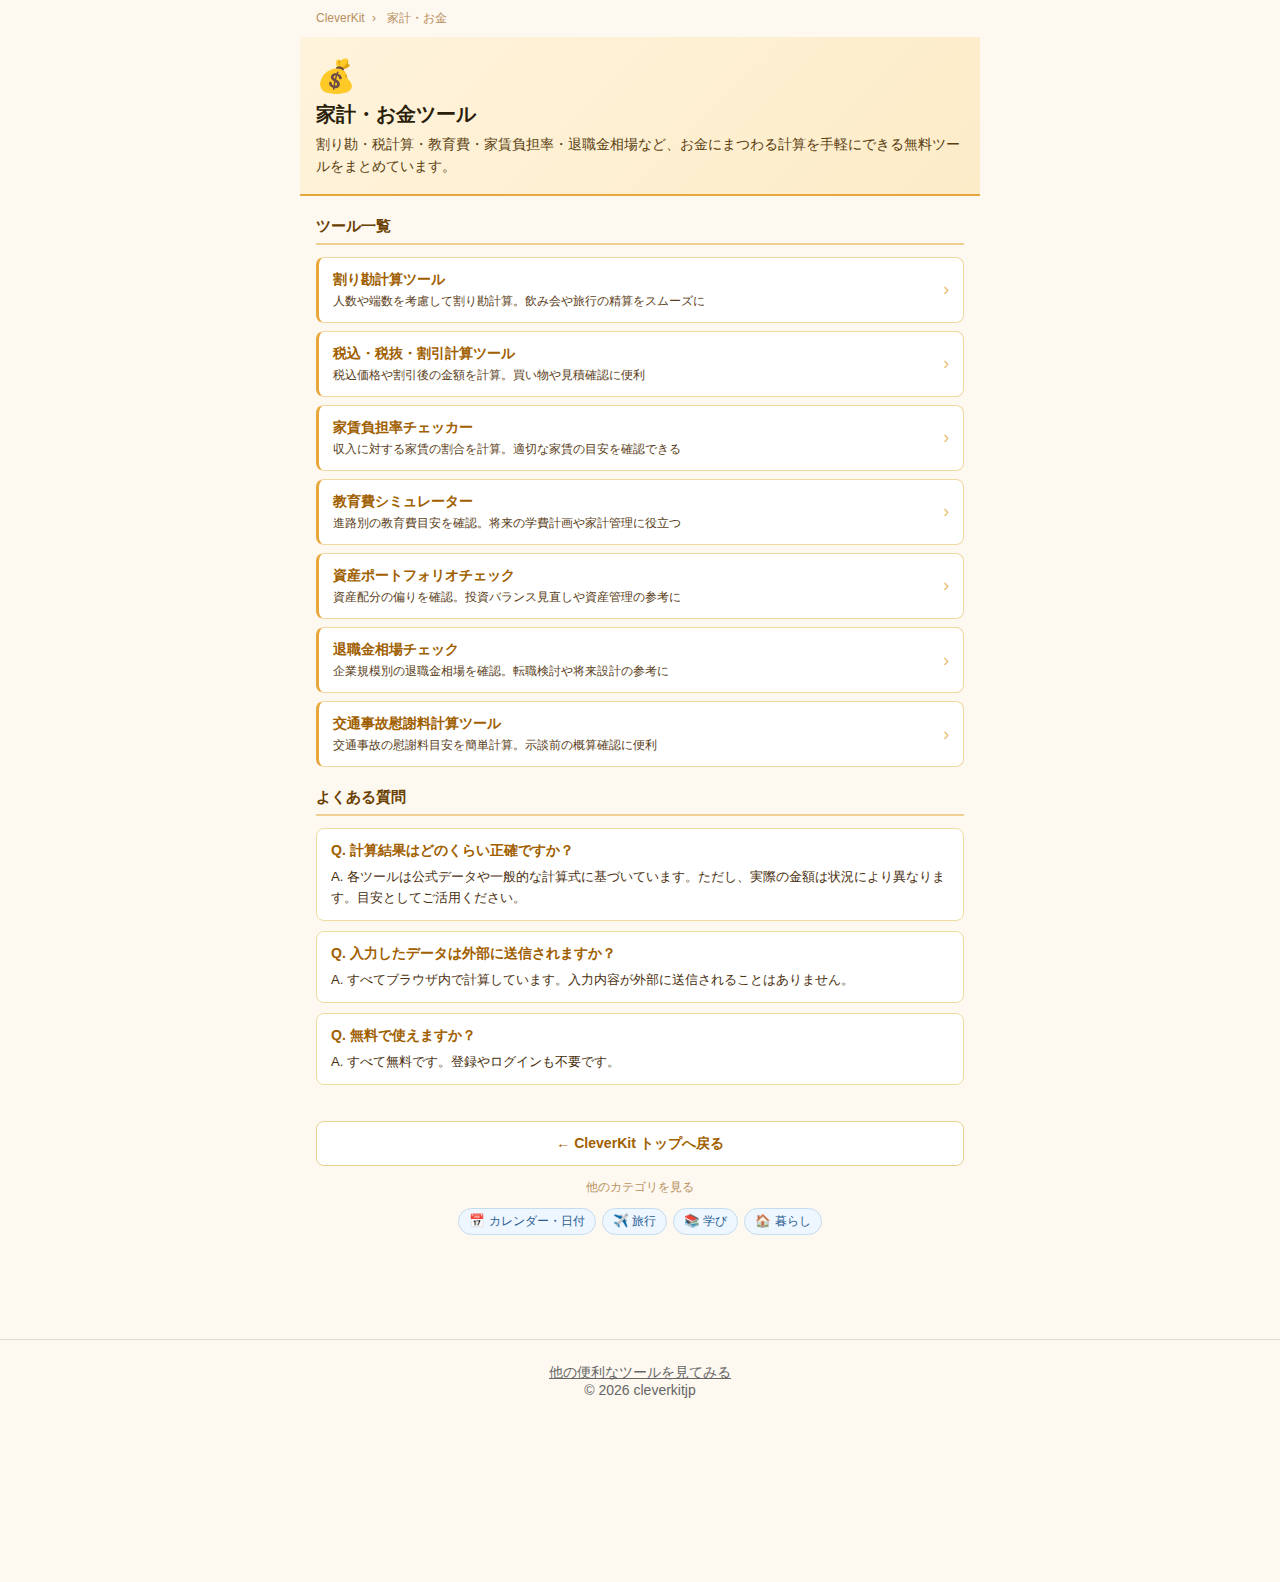
<file: category-money/index.html>
<!DOCTYPE html>
<html lang="ja">
<head>
<meta charset="UTF-8">
<title>家計・お金ツール一覧｜割り勘・税計算・教育費・退職金【CleverKit】</title>
<meta name="viewport" content="width=device-width,initial-scale=1">
<meta name="description" content="割り勘計算、税込・割引計算、教育費シミュレーター、家賃負担率チェック、退職金相場など、家計・お金に関する無料Webツールをまとめています。">
<link rel="canonical" href="https://cleverkit.jp/category-money/">
<script async src="https://www.googletagmanager.com/gtag/js?id=G-F6517NYNFF"></script>
<script>
window.dataLayer = window.dataLayer || [];
function gtag(){dataLayer.push(arguments);}
gtag('js', new Date());
gtag('config', 'G-F6517NYNFF');
</script>
<script async src="https://pagead2.googlesyndication.com/pagead/js/adsbygoogle.js?client=ca-pub-9727255179923866" crossorigin="anonymous"></script>
<meta property="og:type" content="website">
<meta property="og:title" content="家計・お金ツール一覧｜CleverKit">
<meta property="og:description" content="割り勘計算、税込・割引計算、教育費シミュレーター、家賃負担率チェック、退職金相場など、家計・お金に関する無料Webツール一覧です。">
<meta property="og:url" content="https://cleverkit.jp/category-money/">
<meta property="og:image" content="https://cleverkit.jp/ogp.png">
<meta name="twitter:card" content="summary_large_image">
<script type="application/ld+json">
{
  "@context": "https://schema.org",
  "@type": "CollectionPage",
  "name": "家計・お金ツール一覧",
  "url": "https://cleverkit.jp/category-money/",
  "description": "割り勘計算、税込・割引計算、教育費シミュレーター、家賃負担率チェック、退職金相場など、家計・お金に関する無料Webツール一覧",
  "isPartOf": { "@id": "https://cleverkit.jp/#website" },
  "inLanguage": "ja"
}
</script>
<link rel="stylesheet" href="/common.css">
<style>
*, *::before, *::after { box-sizing: border-box; }
body { margin: 0; font-family: -apple-system, BlinkMacSystemFont, "Hiragino Kaku Gothic ProN", sans-serif; background: #fdf8f0; color: #2a1e0a; }
.page-wrap { max-width: 680px; margin: 0 auto; padding: 0 0 48px; }
.breadcrumb { font-size: 12px; color: #b89060; padding: 10px 16px; }
.breadcrumb a { color: #b89060; text-decoration: none; }
.breadcrumb a:hover { text-decoration: underline; }
.breadcrumb span { margin: 0 4px; }
.cat-hero {
  background: linear-gradient(135deg, #fef3dc 0%, #fdecc8 100%);
  border-bottom: 2px solid #e8a73a;
  padding: 20px 16px 16px;
}
.cat-hero-icon { font-size: 2rem; margin-bottom: 6px; }
.cat-hero h1 { font-size: 1.25rem; font-weight: 800; margin: 0 0 6px; color: #2a1e0a; }
.cat-hero-desc { font-size: 0.85rem; color: #5a4010; line-height: 1.6; margin: 0; }
.section { padding: 20px 16px; }
.section-title { font-size: 0.95rem; font-weight: 700; color: #6a4000; margin: 0 0 12px; padding-bottom: 6px; border-bottom: 2px solid #f0d090; }
.tool-list { display: flex; flex-direction: column; gap: 8px; margin: 0; padding: 0; }
.tool-card {
  display: flex; align-items: center; gap: 10px;
  background: #fff; border: 1px solid #f0d8a0; border-left: 3px solid #e8a73a;
  border-radius: 8px; padding: 12px 14px;
  text-decoration: none; color: inherit;
  transition: box-shadow 0.15s, border-color 0.15s;
}
.tool-card:hover { box-shadow: 0 2px 10px rgba(180,120,20,0.12); border-color: #e8a73a; }
.tool-card-body { flex: 1; min-width: 0; }
.tool-card-name { font-size: 0.9rem; font-weight: 700; color: #a06000; margin: 0 0 3px; }
.tool-card-desc { font-size: 0.78rem; color: #5a4020; margin: 0; line-height: 1.45; }
.tool-card-arrow { color: #e8c070; font-size: 1.1rem; flex-shrink: 0; }
.faq-list { display: flex; flex-direction: column; gap: 10px; }
.faq-item { background: #fff; border: 1px solid #f0dca0; border-radius: 8px; padding: 12px 14px; }
.faq-q { font-size: 0.88rem; font-weight: 700; color: #a06000; margin: 0 0 6px; }
.faq-a { font-size: 0.82rem; color: #4a3010; margin: 0; line-height: 1.6; }
.cta-area { padding: 16px; }
.cta-back {
  display: block; text-align: center;
  background: #fff; border: 1px solid #e8d090; border-radius: 8px;
  padding: 12px; font-size: 0.88rem; font-weight: 600;
  color: #a06000; text-decoration: none; margin-bottom: 8px;
}
.cta-back:hover { background: #fef8ec; }
.cat-links { display: flex; flex-wrap: wrap; gap: 6px; justify-content: center; margin-top: 12px; }
.cat-links a { font-size: 0.78rem; color: #2a6093; text-decoration: none; background: #eef6ff; border: 1px solid #c4dcf0; border-radius: 999px; padding: 4px 10px; white-space: nowrap; }
.cat-links a:hover { background: #d8ecfc; }
.cat-links-label { width: 100%; text-align: center; font-size: 0.78rem; color: #b89060; margin-bottom: 2px; }
</style>
</head>
<body>
<div class="page-wrap">

  <nav class="breadcrumb" aria-label="パンくずリスト">
    <a href="/">CleverKit</a>
    <span>›</span>
    <span>家計・お金</span>
  </nav>

  <div class="cat-hero">
    <div class="cat-hero-icon">💰</div>
    <h1>家計・お金ツール</h1>
    <p class="cat-hero-desc">割り勘・税計算・教育費・家賃負担率・退職金相場など、お金にまつわる計算を手軽にできる無料ツールをまとめています。</p>
  </div>

  <section class="section">
    <h2 class="section-title">ツール一覧</h2>
    <div class="tool-list">

      <a class="tool-card" href="/warikan/">
        <div class="tool-card-body">
          <p class="tool-card-name">割り勘計算ツール</p>
          <p class="tool-card-desc">人数や端数を考慮して割り勘計算。飲み会や旅行の精算をスムーズに</p>
        </div>
        <span class="tool-card-arrow">›</span>
      </a>

      <a class="tool-card" href="/price-calc/">
        <div class="tool-card-body">
          <p class="tool-card-name">税込・税抜・割引計算ツール</p>
          <p class="tool-card-desc">税込価格や割引後の金額を計算。買い物や見積確認に便利</p>
        </div>
        <span class="tool-card-arrow">›</span>
      </a>

      <a class="tool-card" href="/rent-ratio/">
        <div class="tool-card-body">
          <p class="tool-card-name">家賃負担率チェッカー</p>
          <p class="tool-card-desc">収入に対する家賃の割合を計算。適切な家賃の目安を確認できる</p>
        </div>
        <span class="tool-card-arrow">›</span>
      </a>

      <a class="tool-card" href="/education-cost-simulator/">
        <div class="tool-card-body">
          <p class="tool-card-name">教育費シミュレーター</p>
          <p class="tool-card-desc">進路別の教育費目安を確認。将来の学費計画や家計管理に役立つ</p>
        </div>
        <span class="tool-card-arrow">›</span>
      </a>

      <a class="tool-card" href="/portfolio-check/">
        <div class="tool-card-body">
          <p class="tool-card-name">資産ポートフォリオチェック</p>
          <p class="tool-card-desc">資産配分の偏りを確認。投資バランス見直しや資産管理の参考に</p>
        </div>
        <span class="tool-card-arrow">›</span>
      </a>

      <a class="tool-card" href="/taishokukin-souba-tool/">
        <div class="tool-card-body">
          <p class="tool-card-name">退職金相場チェック</p>
          <p class="tool-card-desc">企業規模別の退職金相場を確認。転職検討や将来設計の参考に</p>
        </div>
        <span class="tool-card-arrow">›</span>
      </a>

      <a class="tool-card" href="/traffic-accident-damages/">
        <div class="tool-card-body">
          <p class="tool-card-name">交通事故慰謝料計算ツール</p>
          <p class="tool-card-desc">交通事故の慰謝料目安を簡単計算。示談前の概算確認に便利</p>
        </div>
        <span class="tool-card-arrow">›</span>
      </a>

    </div>
  </section>

  <section class="section" style="padding-top: 0;">
    <h2 class="section-title">よくある質問</h2>
    <div class="faq-list">
      <div class="faq-item">
        <p class="faq-q">Q. 計算結果はどのくらい正確ですか？</p>
        <p class="faq-a">A. 各ツールは公式データや一般的な計算式に基づいています。ただし、実際の金額は状況により異なります。目安としてご活用ください。</p>
      </div>
      <div class="faq-item">
        <p class="faq-q">Q. 入力したデータは外部に送信されますか？</p>
        <p class="faq-a">A. すべてブラウザ内で計算しています。入力内容が外部に送信されることはありません。</p>
      </div>
      <div class="faq-item">
        <p class="faq-q">Q. 無料で使えますか？</p>
        <p class="faq-a">A. すべて無料です。登録やログインも不要です。</p>
      </div>
    </div>
  </section>

  <div class="cta-area">
    <a class="cta-back" href="/">← CleverKit トップへ戻る</a>
    <p class="cat-links-label">他のカテゴリを見る</p>
    <div class="cat-links">
      <a href="/category-calendar/">📅 カレンダー・日付</a>
      <a href="/category-travel/">✈️ 旅行</a>
      <a href="/category-learn/">📚 学び</a>
      <a href="/category-life/">🏠 暮らし</a>
    </div>
  </div>

</div>
<div id="ck-footer-container"></div>
<script>
(function() {
  var c = document.getElementById('ck-footer-container');
  if (!c) return;
  fetch('/footer.html').then(function(r){ return r.text(); }).then(function(h){
    c.innerHTML = h;
    try { (adsbygoogle = window.adsbygoogle || []).push({}); } catch(e) {}
  }).catch(function(){});
})();
</script>
</body>
</html>
</file>
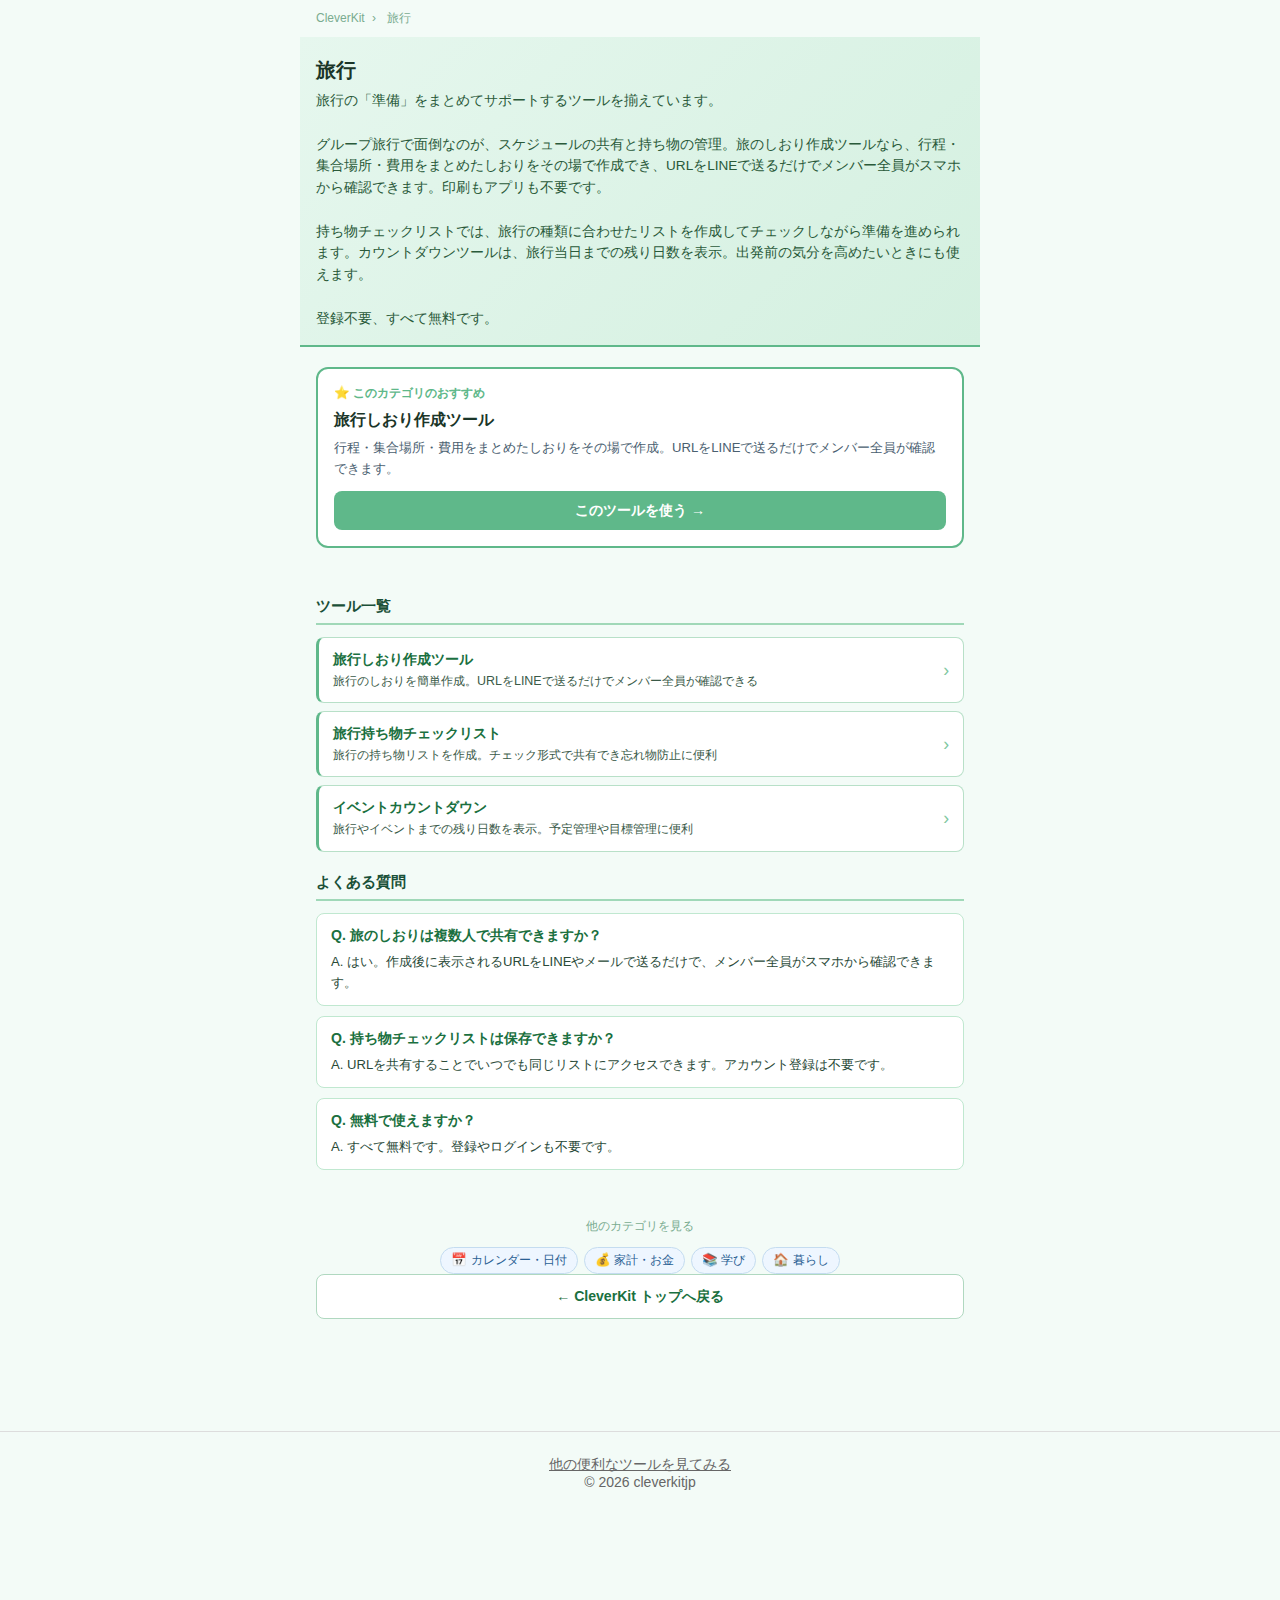
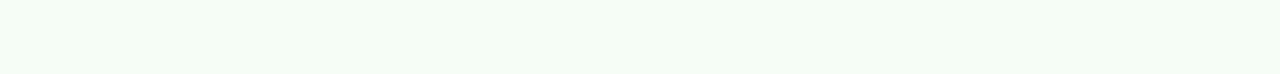
<file: category-travel/index.html>
<!DOCTYPE html>
<html lang="ja">
<head>
<meta charset="UTF-8">
<title>旅行ツール一覧｜旅のしおり・持ち物チェック・カウントダウン【CleverKit】</title>
<meta name="viewport" content="width=device-width,initial-scale=1">
<meta name="description" content="旅行のしおり作成、持ち物チェックリスト、イベントカウントダウンなど、旅行準備に役立つ無料Webツールをまとめています。スマホですぐ使えます。">
<link rel="canonical" href="https://cleverkit.jp/category-travel/">
<script async src="https://www.googletagmanager.com/gtag/js?id=G-F6517NYNFF"></script>
<script>
window.dataLayer = window.dataLayer || [];
function gtag(){dataLayer.push(arguments);}
gtag('js', new Date());
gtag('config', 'G-F6517NYNFF');
</script>
<script async src="https://pagead2.googlesyndication.com/pagead/js/adsbygoogle.js?client=ca-pub-9727255179923866" crossorigin="anonymous"></script>
<meta property="og:type" content="website">
<meta property="og:title" content="旅行ツール一覧｜CleverKit">
<meta property="og:description" content="旅のしおり作成、持ち物チェックリスト、カウントダウンなど、旅行準備に役立つ無料Webツール一覧です。">
<meta property="og:url" content="https://cleverkit.jp/category-travel/">
<meta property="og:image" content="https://cleverkit.jp/ogp.png">
<meta name="twitter:card" content="summary_large_image">
<script type="application/ld+json">
{
  "@context": "https://schema.org",
  "@type": "CollectionPage",
  "name": "旅行ツール一覧",
  "url": "https://cleverkit.jp/category-travel/",
  "description": "旅のしおり作成、持ち物チェックリスト、カウントダウンなど、旅行準備に役立つ無料Webツール一覧",
  "isPartOf": { "@id": "https://cleverkit.jp/#website" },
  "inLanguage": "ja"
}
</script>
<link rel="stylesheet" href="/common.css">
<style>
*, *::before, *::after { box-sizing: border-box; }
:root { --cat-accent: #5fb88a; }
body { margin: 0; font-family: -apple-system, BlinkMacSystemFont, "Hiragino Kaku Gothic ProN", sans-serif; background: #f3fbf7; color: #1a3528; }
.page-wrap { max-width: 680px; margin: 0 auto; padding: 0 0 48px; }
.breadcrumb { font-size: 12px; color: #7aac90; padding: 10px 16px; }
.breadcrumb a { color: #7aac90; text-decoration: none; }
.breadcrumb a:hover { text-decoration: underline; }
.breadcrumb span { margin: 0 4px; }
.cat-hero {
  background: linear-gradient(135deg, #e6f7ee 0%, #d4f0e0 100%);
  border-bottom: 2px solid #5fb88a;
  padding: 20px 16px 16px;
}
.cat-hero-icon { font-size: 2rem; margin-bottom: 6px; }
.cat-hero h1 { font-size: 1.25rem; font-weight: 800; margin: 0 0 6px; color: #1a3528; }
.cat-hero-desc { font-size: 0.85rem; color: #2a5a3a; line-height: 1.6; margin: 0; }
.section { padding: 20px 16px; }
.section-title { font-size: 0.95rem; font-weight: 700; color: #1a5038; margin: 0 0 12px; padding-bottom: 6px; border-bottom: 2px solid #a0d8b8; }
.tool-list { display: flex; flex-direction: column; gap: 8px; margin: 0; padding: 0; }
.tool-card {
  display: flex; align-items: center; gap: 10px;
  background: #fff; border: 1px solid #b8e0c8; border-left: 3px solid #5fb88a;
  border-radius: 8px; padding: 12px 14px;
  text-decoration: none; color: inherit;
  transition: box-shadow 0.15s, border-color 0.15s;
}
.tool-card:hover { box-shadow: 0 2px 10px rgba(30,140,80,0.12); border-color: #5fb88a; }
.tool-card-body { flex: 1; min-width: 0; }
.tool-card-name { font-size: 0.9rem; font-weight: 700; color: #1a7040; margin: 0 0 3px; }
.tool-card-desc { font-size: 0.78rem; color: #3a5a48; margin: 0; line-height: 1.45; }
.tool-card-arrow { color: #80c8a0; font-size: 1.1rem; flex-shrink: 0; }
.faq-list { display: flex; flex-direction: column; gap: 10px; }
.faq-item { background: #fff; border: 1px solid #c0e8d0; border-radius: 8px; padding: 12px 14px; }
.faq-q { font-size: 0.88rem; font-weight: 700; color: #1a7040; margin: 0 0 6px; }
.faq-a { font-size: 0.82rem; color: #2a4a38; margin: 0; line-height: 1.6; }
.cta-area { padding: 16px; }
.cta-back {
  display: block; text-align: center;
  background: #fff; border: 1px solid #b0d8c0; border-radius: 8px;
  padding: 12px; font-size: 0.88rem; font-weight: 600;
  color: #1a7040; text-decoration: none; margin-bottom: 8px;
}
.cta-back:hover { background: #eefaf4; }
.cat-links { display: flex; flex-wrap: wrap; gap: 6px; justify-content: center; margin-top: 12px; }
.cat-links a { font-size: 0.78rem; color: #2a6093; text-decoration: none; background: #eef6ff; border: 1px solid #c4dcf0; border-radius: 999px; padding: 4px 10px; white-space: nowrap; }
.cat-links a:hover { background: #d8ecfc; }
.cat-links-label { width: 100%; text-align: center; font-size: 0.78rem; color: #7aac90; margin-bottom: 2px; }
.recommended-tool {
  background: #fff;
  border: 2px solid var(--cat-accent, #5fa0d8);
  border-radius: 12px;
  padding: 16px;
  margin-bottom: 8px;
}
.recommended-tool-label {
  font-size: 0.78rem;
  font-weight: 700;
  color: var(--cat-accent, #5fa0d8);
  margin-bottom: 8px;
}
.recommended-tool-name {
  font-size: 1rem;
  font-weight: 800;
  margin: 0 0 6px;
}
.recommended-tool-desc {
  font-size: 0.82rem;
  color: #4a6070;
  line-height: 1.6;
  margin: 0 0 12px;
}
.recommended-tool-btn {
  display: block;
  text-align: center;
  background: var(--cat-accent, #5fa0d8);
  color: #fff;
  font-size: 0.88rem;
  font-weight: 700;
  padding: 10px;
  border-radius: 8px;
  text-decoration: none;
}
.recommended-tool-btn:hover { opacity: 0.9; }

.recommended-tool {
  margin-top: 20px;
}
</style>
</head>
<body>
<div class="page-wrap">

  <nav class="breadcrumb" aria-label="パンくずリスト">
    <a href="/">CleverKit</a>
    <span>›</span>
    <span>旅行</span>
  </nav>

  <div class="cat-hero">
    <h1>旅行</h1>
    <p class="cat-hero-desc">旅行の「準備」をまとめてサポートするツールを揃えています。<br><br>グループ旅行で面倒なのが、スケジュールの共有と持ち物の管理。旅のしおり作成ツールなら、行程・集合場所・費用をまとめたしおりをその場で作成でき、URLをLINEで送るだけでメンバー全員がスマホから確認できます。印刷もアプリも不要です。<br><br>持ち物チェックリストでは、旅行の種類に合わせたリストを作成してチェックしながら準備を進められます。カウントダウンツールは、旅行当日までの残り日数を表示。出発前の気分を高めたいときにも使えます。<br><br>登録不要、すべて無料です。</p>
  </div>

  <section class="section" style="padding-top:0;">
    <div class="recommended-tool">
      <div class="recommended-tool-label">⭐ このカテゴリのおすすめ</div>
      <p class="recommended-tool-name">旅行しおり作成ツール</p>
      <p class="recommended-tool-desc">行程・集合場所・費用をまとめたしおりをその場で作成。URLをLINEで送るだけでメンバー全員が確認できます。</p>
      <a class="recommended-tool-btn" href="/tabinoshiori/">このツールを使う →</a>
    </div>
  </section>

  <section class="section">
    <h2 class="section-title">ツール一覧</h2>
    <div class="tool-list">

      <a class="tool-card" href="/tabinoshiori/">
        <div class="tool-card-body">
          <p class="tool-card-name">旅行しおり作成ツール</p>
          <p class="tool-card-desc">旅行のしおりを簡単作成。URLをLINEで送るだけでメンバー全員が確認できる</p>
        </div>
        <span class="tool-card-arrow">›</span>
      </a>

      <a class="tool-card" href="/travel-packing-checklist/">
        <div class="tool-card-body">
          <p class="tool-card-name">旅行持ち物チェックリスト</p>
          <p class="tool-card-desc">旅行の持ち物リストを作成。チェック形式で共有でき忘れ物防止に便利</p>
        </div>
        <span class="tool-card-arrow">›</span>
      </a>

      <a class="tool-card" href="/countdown-tool/">
        <div class="tool-card-body">
          <p class="tool-card-name">イベントカウントダウン</p>
          <p class="tool-card-desc">旅行やイベントまでの残り日数を表示。予定管理や目標管理に便利</p>
        </div>
        <span class="tool-card-arrow">›</span>
      </a>

    </div>
  </section>

  <section class="section" style="padding-top: 0;">
    <h2 class="section-title">よくある質問</h2>
    <div class="faq-list">
      <div class="faq-item">
        <p class="faq-q">Q. 旅のしおりは複数人で共有できますか？</p>
        <p class="faq-a">A. はい。作成後に表示されるURLをLINEやメールで送るだけで、メンバー全員がスマホから確認できます。</p>
      </div>
      <div class="faq-item">
        <p class="faq-q">Q. 持ち物チェックリストは保存できますか？</p>
        <p class="faq-a">A. URLを共有することでいつでも同じリストにアクセスできます。アカウント登録は不要です。</p>
      </div>
      <div class="faq-item">
        <p class="faq-q">Q. 無料で使えますか？</p>
        <p class="faq-a">A. すべて無料です。登録やログインも不要です。</p>
      </div>
    </div>
  </section>

  <div class="cta-area">
    <p class="cat-links-label">他のカテゴリを見る</p>
    <div class="cat-links">
      <a href="/category-calendar/">📅 カレンダー・日付</a>
      <a href="/category-money/">💰 家計・お金</a>
      <a href="/category-learn/">📚 学び</a>
      <a href="/category-life/">🏠 暮らし</a>
    </div>
    <a class="cta-back" href="/">← CleverKit トップへ戻る</a>
  </div>

</div>
<div id="ck-footer-container"></div>
<script>
(function() {
  var c = document.getElementById('ck-footer-container');
  if (!c) return;
  fetch('/footer.html').then(function(r){ return r.text(); }).then(function(h){
    c.innerHTML = h;
    try { (adsbygoogle = window.adsbygoogle || []).push({}); } catch(e) {}
  }).catch(function(){});
})();
</script>
</body>
</html>
</file>
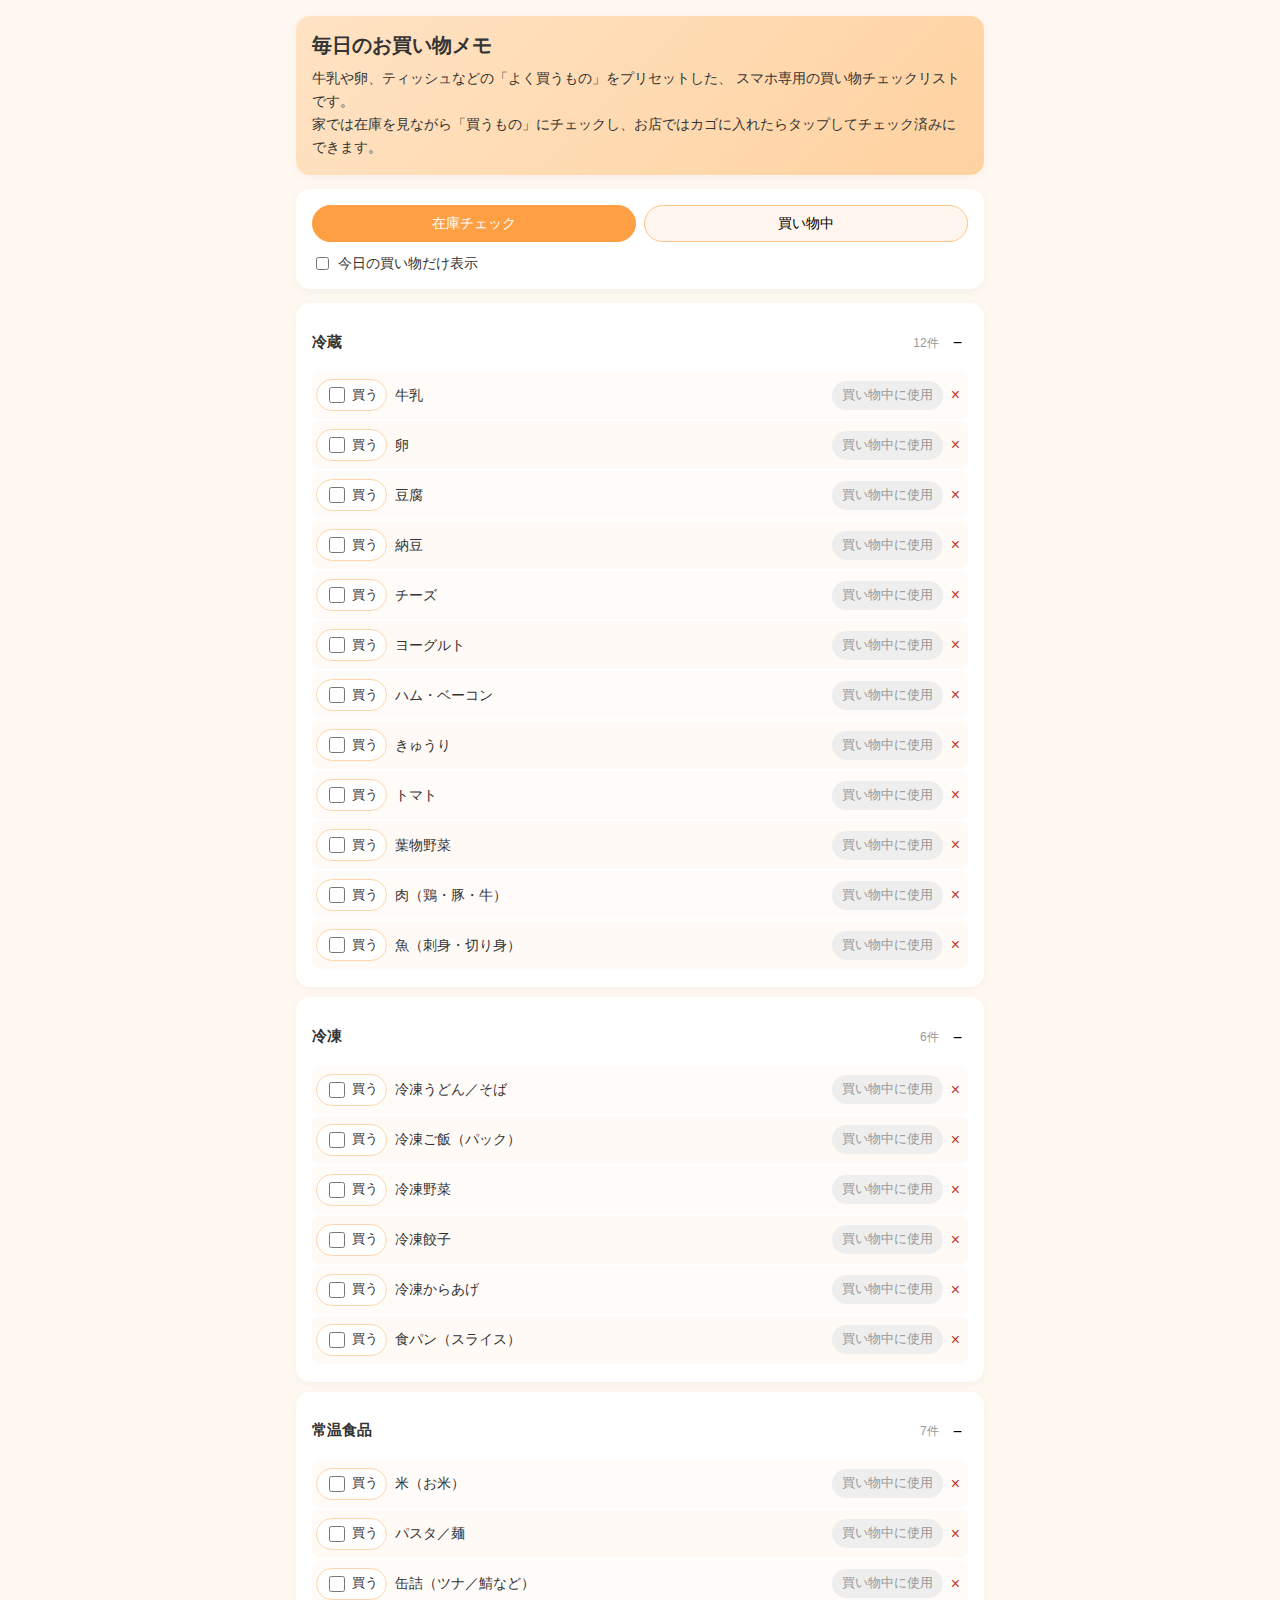
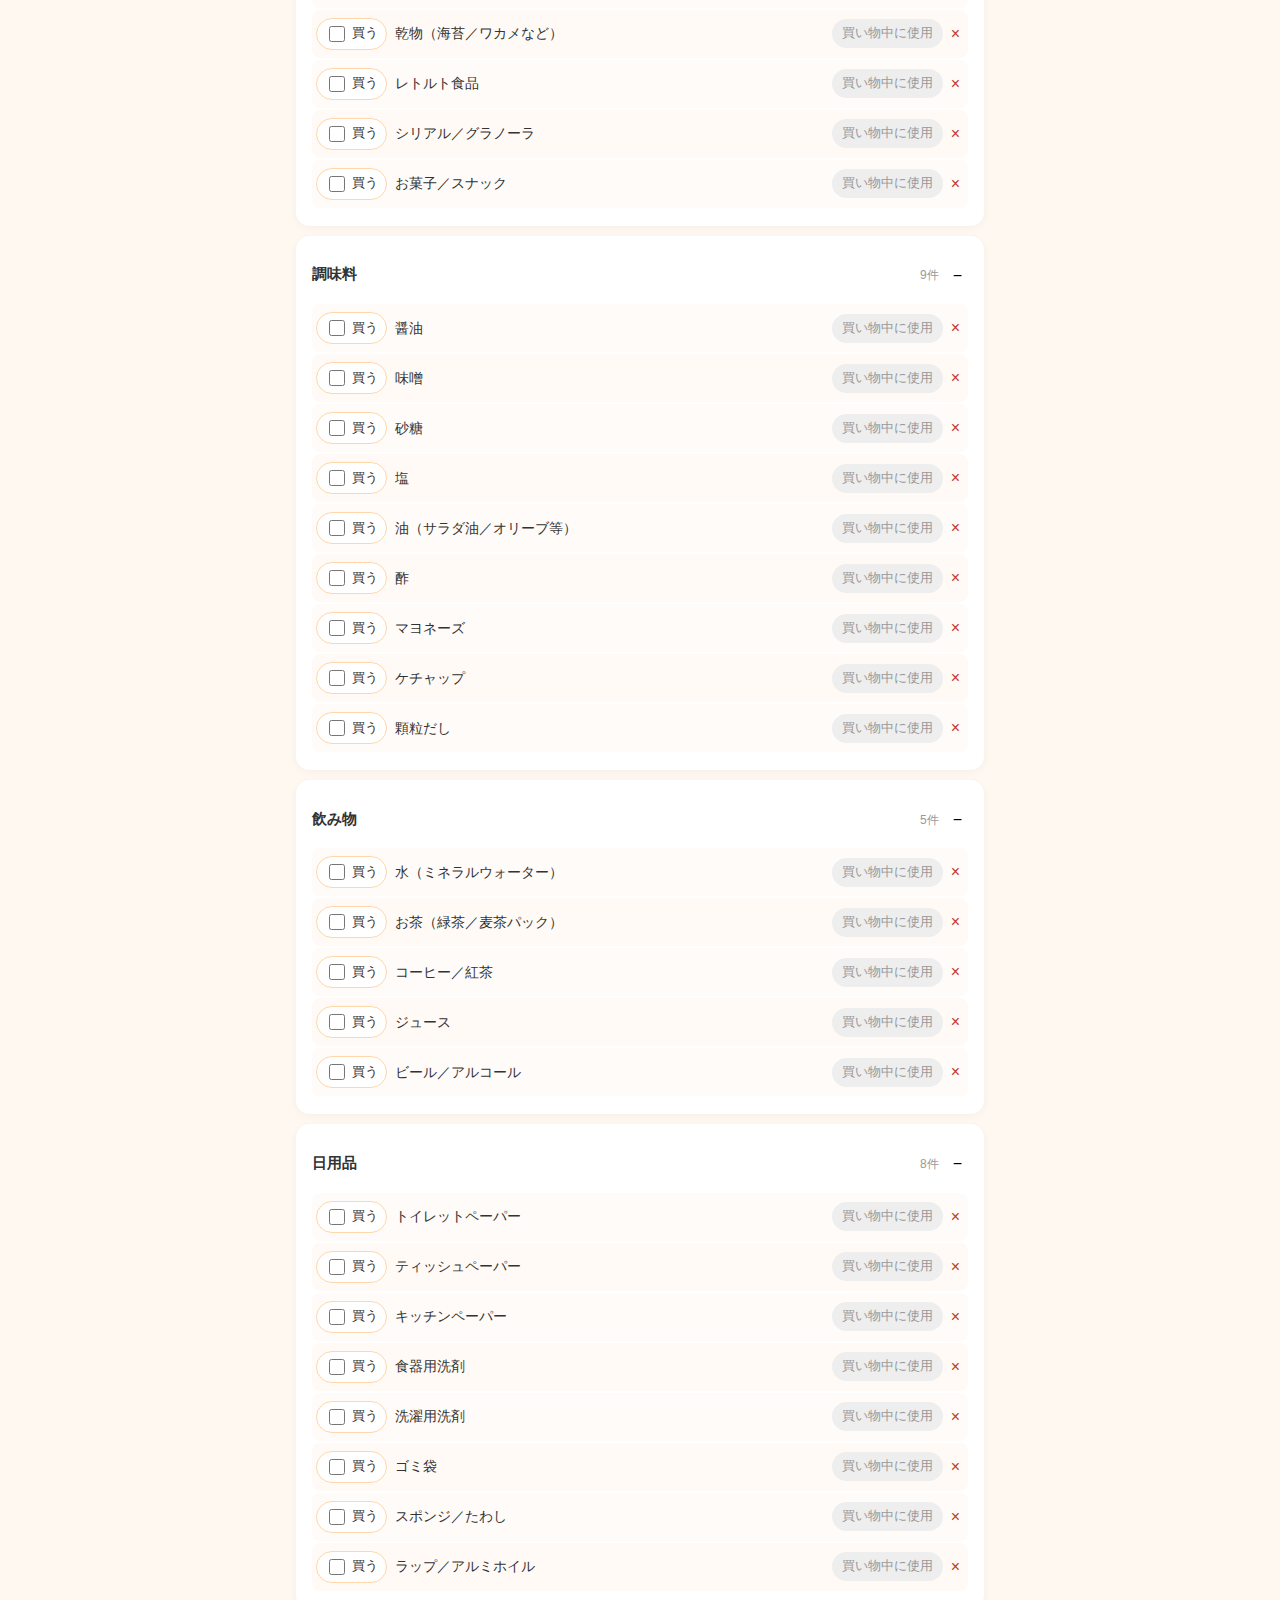
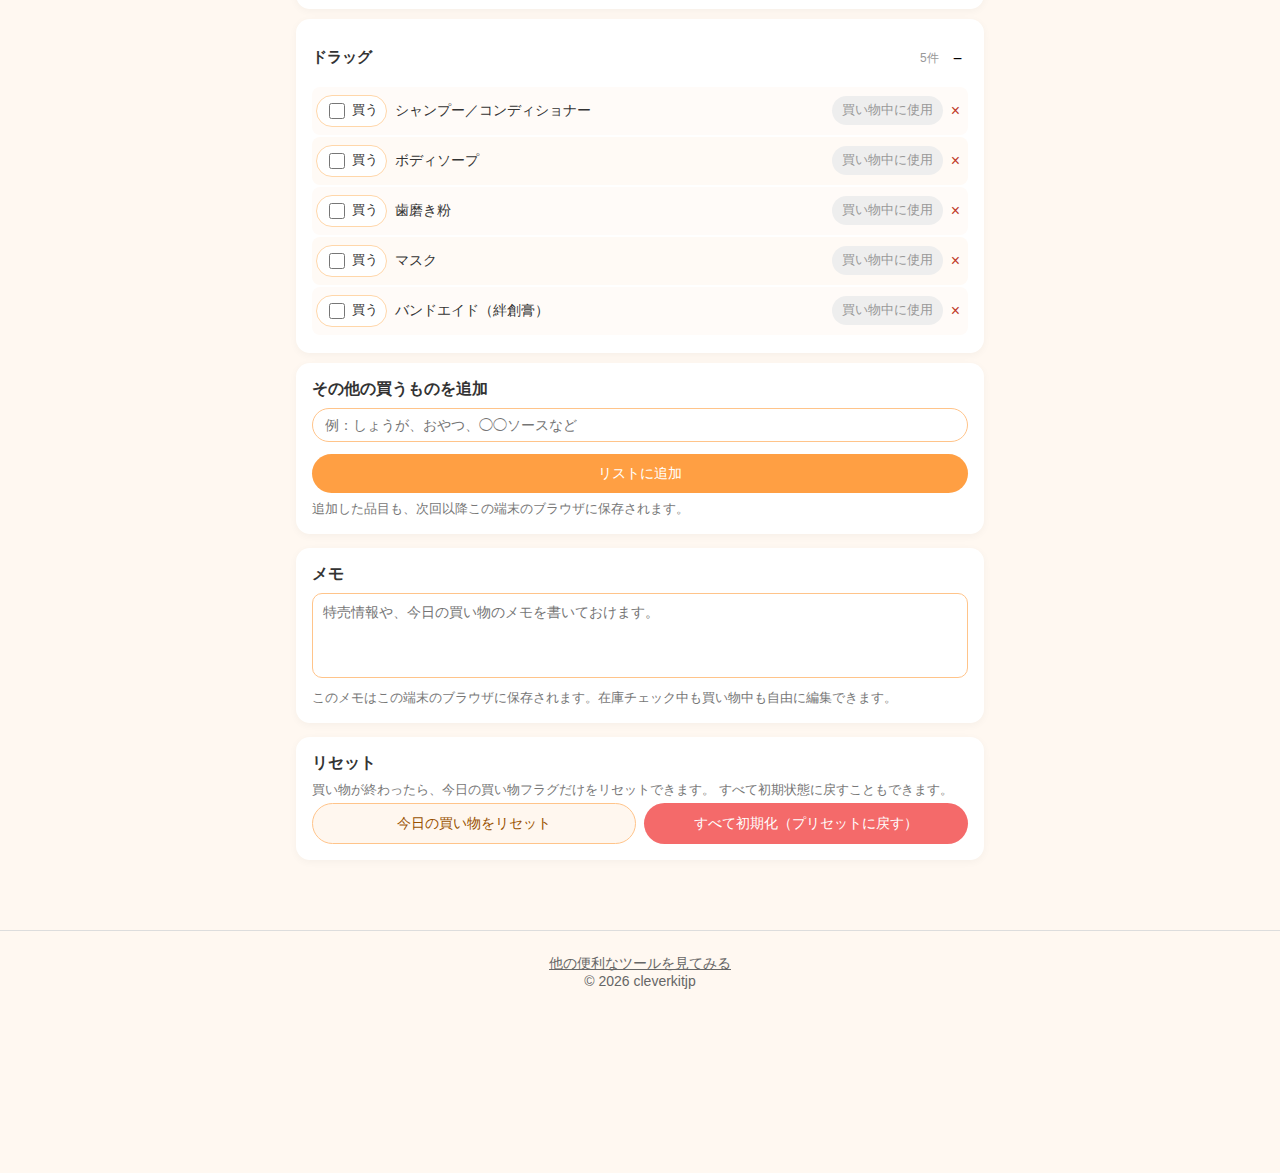
<file: daily-shopping-memo/index.html>
<!DOCTYPE html>
<html lang="ja">
<head>
  <meta charset="UTF-8">
  <title>毎日のお買い物メモ｜スマホ用買い物チェックリスト</title>
  <meta name="viewport" content="width=device-width,initial-scale=1">
  <meta name="description" content="牛乳や卵、ティッシュなど、よく買うものをプリセットしたスマホ専用の買い物メモです。在庫チェックと買い物中のチェックを1画面で簡単に管理できます。">
  <meta property="og:title" content="毎日のお買い物メモ｜スマホ用買い物チェックリスト">
  <meta property="og:description" content="よく買うものをプリセットした、スマホ専用の買い物用チェックリスト。家で在庫チェック、お店ではカゴに入れたらタップでチェック済みにできます。">
  <meta property="og:type" content="website">
  <meta property="og:url" content="https://cleverkitjp.github.io/daily-shopping-memo/">
  <meta property="og:image" content="https://cleverkitjp.github.io/ogp/daily-shopping-memo.png">

  <!-- OGP -->
  <meta property="og:title" content="毎日のお買い物メモ｜スマホ用買い物チェックリスト">
  <meta property="og:description" content="よく買うものをプリセットした、スマホ専用の買い物用チェックリスト。家で在庫チェック、お店ではカゴに入れたらタップでチェック済みにできます。">
  <meta property="og:type" content="website">
  <meta property="og:url" content="https://cleverkitjp.github.io/daily-shopping-memo/">
  <meta property="og:image" content="https://cleverkitjp.github.io/daily-shopping-memo/ogp.png">
  <meta property="og:image:width" content="1200">
  <meta property="og:image:height" content="630">

  <!-- X (Twitter) Card -->
  <meta name="twitter:card" content="summary_large_image">
  <meta name="twitter:title" content="毎日のお買い物メモ">
  <meta name="twitter:description" content="在庫チェックと買い物中チェックを1画面で。毎日使えるスマホ用お買い物メモ。">
  <meta name="twitter:image" content="https://cleverkitjp.github.io/daily-shopping-memo/ogp.png">

  <!-- Google Analytics GA4 -->
  <script async src="https://www.googletagmanager.com/gtag/js?id=G-F6517NYNFF"></script>
  <script>
    window.dataLayer = window.dataLayer || [];
    function gtag(){dataLayer.push(arguments);}
    gtag('js', new Date());
    gtag('config', 'G-F6517NYNFF');
  </script>

  <!-- AdSense -->
  <script async src="https://pagead2.googlesyndication.com/pagead/js?client=ca-pub-9727255179923866"
     crossorigin="anonymous"></script>

  <!-- cleverkitjp common CSS -->
  <link rel="stylesheet" href="https://cleverkitjp.github.io/common.css">
  <!-- page local CSS -->
  <link rel="stylesheet" href="style.css">
</head>
<body>
  <main class="ck-container">
    <header class="app-header card">
      <h1 class="app-title">毎日のお買い物メモ</h1>
      <p class="app-description">
        牛乳や卵、ティッシュなどの「よく買うもの」をプリセットした、
        スマホ専用の買い物チェックリストです。<br>
        家では在庫を見ながら「買うもの」にチェックし、お店ではカゴに入れたらタップしてチェック済みにできます。
      </p>
    </header>

    <section class="app-controls card">
      <div class="mode-toggle">
        <button type="button" id="mode-stock-btn" class="mode-button active">
          在庫チェック
        </button>
        <button type="button" id="mode-shopping-btn" class="mode-button">
          買い物中
        </button>
      </div>
      <div class="filter-toggle">
        <label class="filter-label">
          <input type="checkbox" id="filter-today">
          <span>今日の買い物だけ表示</span>
        </label>
      </div>
    </section>

    <section class="items-section">
      <div id="items-container"></div>
    </section>

    <section class="custom-section card" id="custom-section">
      <h2 class="section-title">その他の買うものを追加</h2>
      <form id="custom-form" class="custom-form">
        <input
          type="text"
          id="custom-name"
          class="custom-input"
          placeholder="例：しょうが、おやつ、◯◯ソースなど"
          autocomplete="off"
        >
        <button type="submit" class="primary-button">
          リストに追加
        </button>
      </form>
      <p class="note-text">
        追加した品目も、次回以降この端末のブラウザに保存されます。
      </p>
    </section>

    <section class="memo-section card">
      <h2 class="section-title">メモ</h2>
      <textarea
        id="free-memo"
        class="memo-textarea"
        rows="3"
        placeholder="特売情報や、今日の買い物のメモを書いておけます。"
      ></textarea>
      <p class="note-text">
        このメモはこの端末のブラウザに保存されます。在庫チェック中も買い物中も自由に編集できます。
      </p>
    </section>

    <section class="reset-section card">
      <h2 class="section-title">リセット</h2>
      <p class="note-text">
        買い物が終わったら、今日の買い物フラグだけをリセットできます。
        すべて初期状態に戻すこともできます。
      </p>
      <div class="reset-buttons">
        <button type="button" id="reset-today-btn" class="secondary-button">
          今日の買い物をリセット
        </button>
        <button type="button" id="reset-all-btn" class="danger-button">
          すべて初期化（プリセットに戻す）
        </button>
      </div>
    </section>
  </main>

  <div id="ck-footer-container"></div>
  <script>
    (function() {
      var container = document.getElementById('ck-footer-container');
      if (!container) return;

      fetch('https://cleverkitjp.github.io/footer.html')
        .then(function(r) { return r.text(); })
        .then(function(html) {
          container.innerHTML = html;
          try { (adsbygoogle = window.adsbygoogle || []).push({}); } catch (e) {}
        })
        .catch(function(e) {});
    })();
  </script>

  <script src="script.js" defer></script>
</body>
</html>
</file>
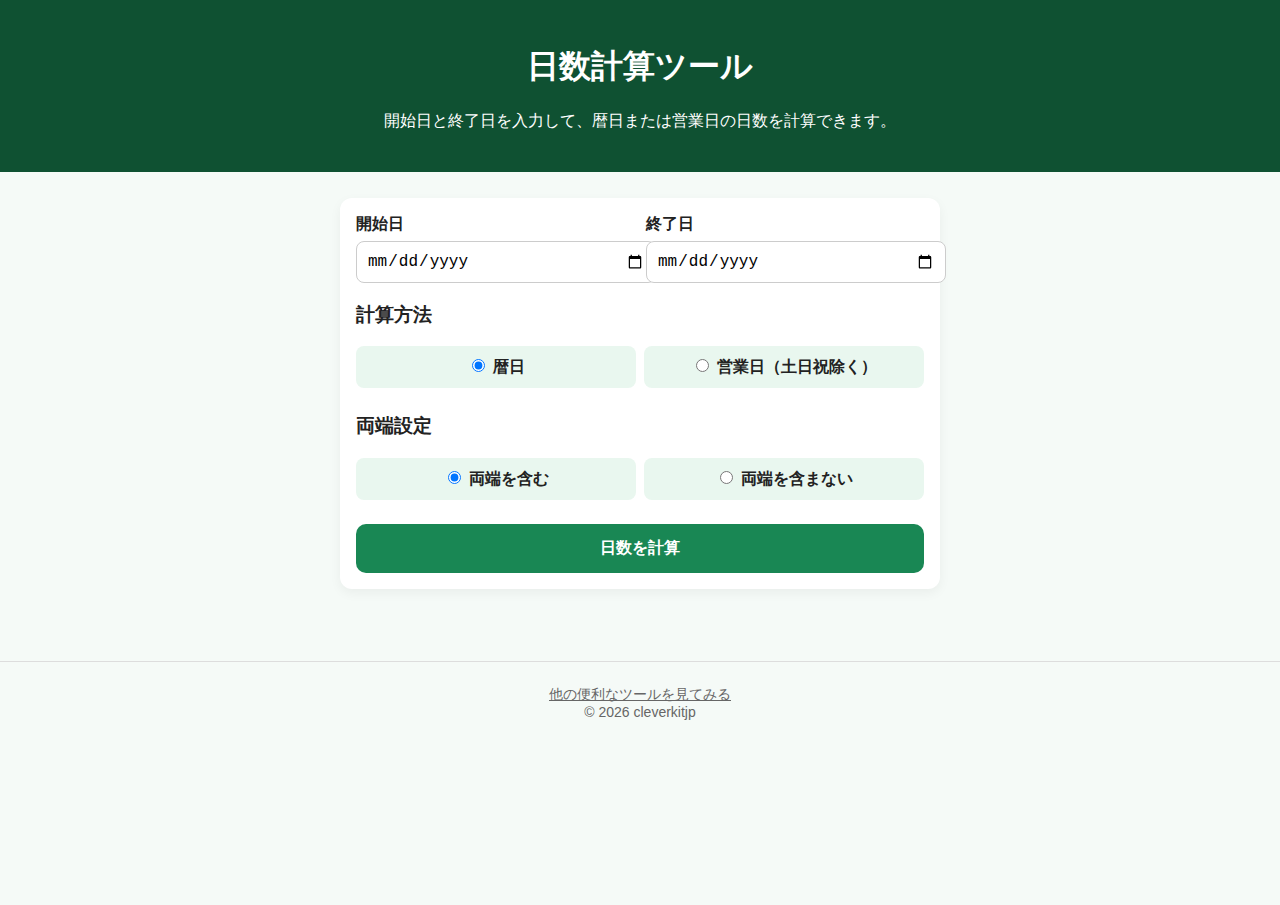
<file: day-counter/index.html>
<!DOCTYPE html>
<html lang="ja">
<head>
<meta charset="UTF-8">
<meta name="viewport" content="width=device-width, initial-scale=1.0">
<title>日数計算ツール｜暦日・営業日をかんたん計算 | CleverKit</title>
<meta name="description" content="開始日と終了日を入力するだけで、暦日または営業日の日数を無料で計算。土日祝除外・両端を含む/含まない切替・結果コピーに対応したシンプルな日数計算ツールです。">

<link rel="stylesheet" href="/common.css">

<script async src="https://www.googletagmanager.com/gtag/js?id=G-F6517NYNFF"></script>
<script>
window.dataLayer = window.dataLayer || [];
function gtag(){dataLayer.push(arguments);}
gtag('js', new Date());
gtag('config', 'G-F6517NYNFF');
</script>

<script async src="https://pagead2.googlesyndication.com/pagead/js/adsbygoogle.js?client=ca-pub-9727255179923866" crossorigin="anonymous"></script>

<style>
body{font-family:-apple-system,BlinkMacSystemFont,"Segoe UI",Roboto,"Hiragino Sans","Yu Gothic",sans-serif;margin:0;background:#f5faf7;color:#222}
header{background:#0f5132;color:white;padding:24px 16px;text-align:center}
.container{max-width:600px;margin:auto;padding:16px}
.card{background:white;border-radius:12px;padding:16px;margin-bottom:16px;box-shadow:0 4px 12px rgba(0,0,0,0.05)}
label{font-weight:600;display:block;margin-bottom:6px}
input[type=date]{width:100%;padding:10px;font-size:16px;border:1px solid #ccc;border-radius:8px}
.grid{display:grid;grid-template-columns:1fr 1fr;gap:12px}
.segment{display:grid;grid-template-columns:1fr 1fr;gap:8px}
.segment label{background:#e9f7ef;padding:10px;text-align:center;border-radius:8px;cursor:pointer}
button{width:100%;padding:14px;font-size:16px;border:none;border-radius:10px;background:#198754;color:white;font-weight:700;cursor:pointer}
.result{display:none}
.copy{margin-top:10px;background:#1fa463}
@media(max-width:520px){.grid{grid-template-columns:1fr}.segment{grid-template-columns:1fr}}
</style>
</head>

<body>

<header>
<h1>日数計算ツール</h1>
<p>開始日と終了日を入力して、暦日または営業日の日数を計算できます。</p>
</header>

<div class="container">

<div id="error" style="color:red;margin-bottom:10px;"></div>

<div class="card">

<div class="grid">

<div>
<label for="start">開始日</label>
<input type="date" id="start">
</div>

<div>
<label for="end">終了日</label>
<input type="date" id="end">
</div>

</div>

<h3>計算方法</h3>

<div class="segment">
<label><input type="radio" name="mode" value="calendar" checked> 暦日</label>
<label><input type="radio" name="mode" value="business"> 営業日（土日祝除く）</label>
</div>

<h3>両端設定</h3>

<div class="segment">
<label><input type="radio" name="edge" value="include" checked> 両端を含む</label>
<label><input type="radio" name="edge" value="exclude"> 両端を含まない</label>
</div>

<br>

<button onclick="calculate()">日数を計算</button>

</div>

<div class="card result" id="resultCard">

<h2><span id="days">0</span>日</h2>

<ul>
<li>期間: <span id="period"></span></li>
<li>計算方式: <span id="modeText"></span></li>
<li>両端条件: <span id="edgeText"></span></li>
</ul>

<button class="copy" onclick="copyResult()">結果をコピー</button>

</div>

</div>

<div id="ck-footer-container"></div>

<script>
fetch('/footer.html')
.then(r=>r.text())
.then(d=>{document.getElementById('ck-footer-container').innerHTML=d})
</script>

<script>

const holidayCache = {}

async function fetchHolidays(year){
if(holidayCache[year]) return holidayCache[year]
const res = await fetch(`https://date.nager.at/api/v3/PublicHolidays/${year}/JP`)
if(!res.ok) throw new Error()
const data = await res.json()
const set = new Set(data.map(h=>h.date))
holidayCache[year] = set
return set
}

async function fetchHolidayRange(startYear,endYear){
let all = new Set()
for(let y=startYear;y<=endYear;y++){
const set = await fetchHolidays(y)
set.forEach(d=>all.add(d))
}
return all
}

function parseDate(v){
const [y,m,d]=v.split("-").map(Number)
return new Date(y,m-1,d)
}

function format(date){
return date.toISOString().slice(0,10)
}

function addDay(date){
const d=new Date(date)
d.setDate(d.getDate()+1)
return d
}

function isWeekend(date){
const day=date.getDay()
return day===0||day===6
}

function diffDays(a,b){
return Math.round((b-a)/(1000*60*60*24))
}

async function calculate(){

const startV=document.getElementById("start").value
const endV=document.getElementById("end").value
const error=document.getElementById("error")
error.textContent=""

if(!startV||!endV){
error.textContent="開始日と終了日を入力してください"
return
}

const start=parseDate(startV)
const end=parseDate(endV)

if(end<start){
error.textContent="終了日は開始日以降にしてください"
return
}

const mode=document.querySelector("input[name=mode]:checked").value
const edge=document.querySelector("input[name=edge]:checked").value

let days=0

if(mode==="calendar"){

days=diffDays(start,end)
if(edge==="include") days+=1
else days-=1
if(days<0) days=0

}else{

const holidays=await fetchHolidayRange(start.getFullYear(),end.getFullYear())

let cur=new Date(start)
let last=new Date(end)

if(edge==="exclude"){
cur.setDate(cur.getDate()+1)
last.setDate(last.getDate()-1)
}

while(cur<=last){

const key=format(cur)

if(!isWeekend(cur)&&!holidays.has(key)){
days++
}

cur=addDay(cur)

}

}

document.getElementById("days").textContent=days
document.getElementById("period").textContent=`${startV} 〜 ${endV}`
document.getElementById("modeText").textContent=mode==="calendar"?"暦日":"営業日"
document.getElementById("edgeText").textContent=edge==="include"?"含む":"含まない"
document.getElementById("resultCard").style.display="block"

}

function copyResult(){

const text=`${document.getElementById("period").textContent}
計算方式:${document.getElementById("modeText").textContent}
両端:${document.getElementById("edgeText").textContent}
結果:${document.getElementById("days").textContent}日`

if(navigator.clipboard){
navigator.clipboard.writeText(text)
}else{
const t=document.createElement("textarea")
t.value=text
document.body.appendChild(t)
t.select()
document.execCommand("copy")
document.body.removeChild(t)
}

alert("コピーしました")

}

</script>

</body>
</html>
</file>
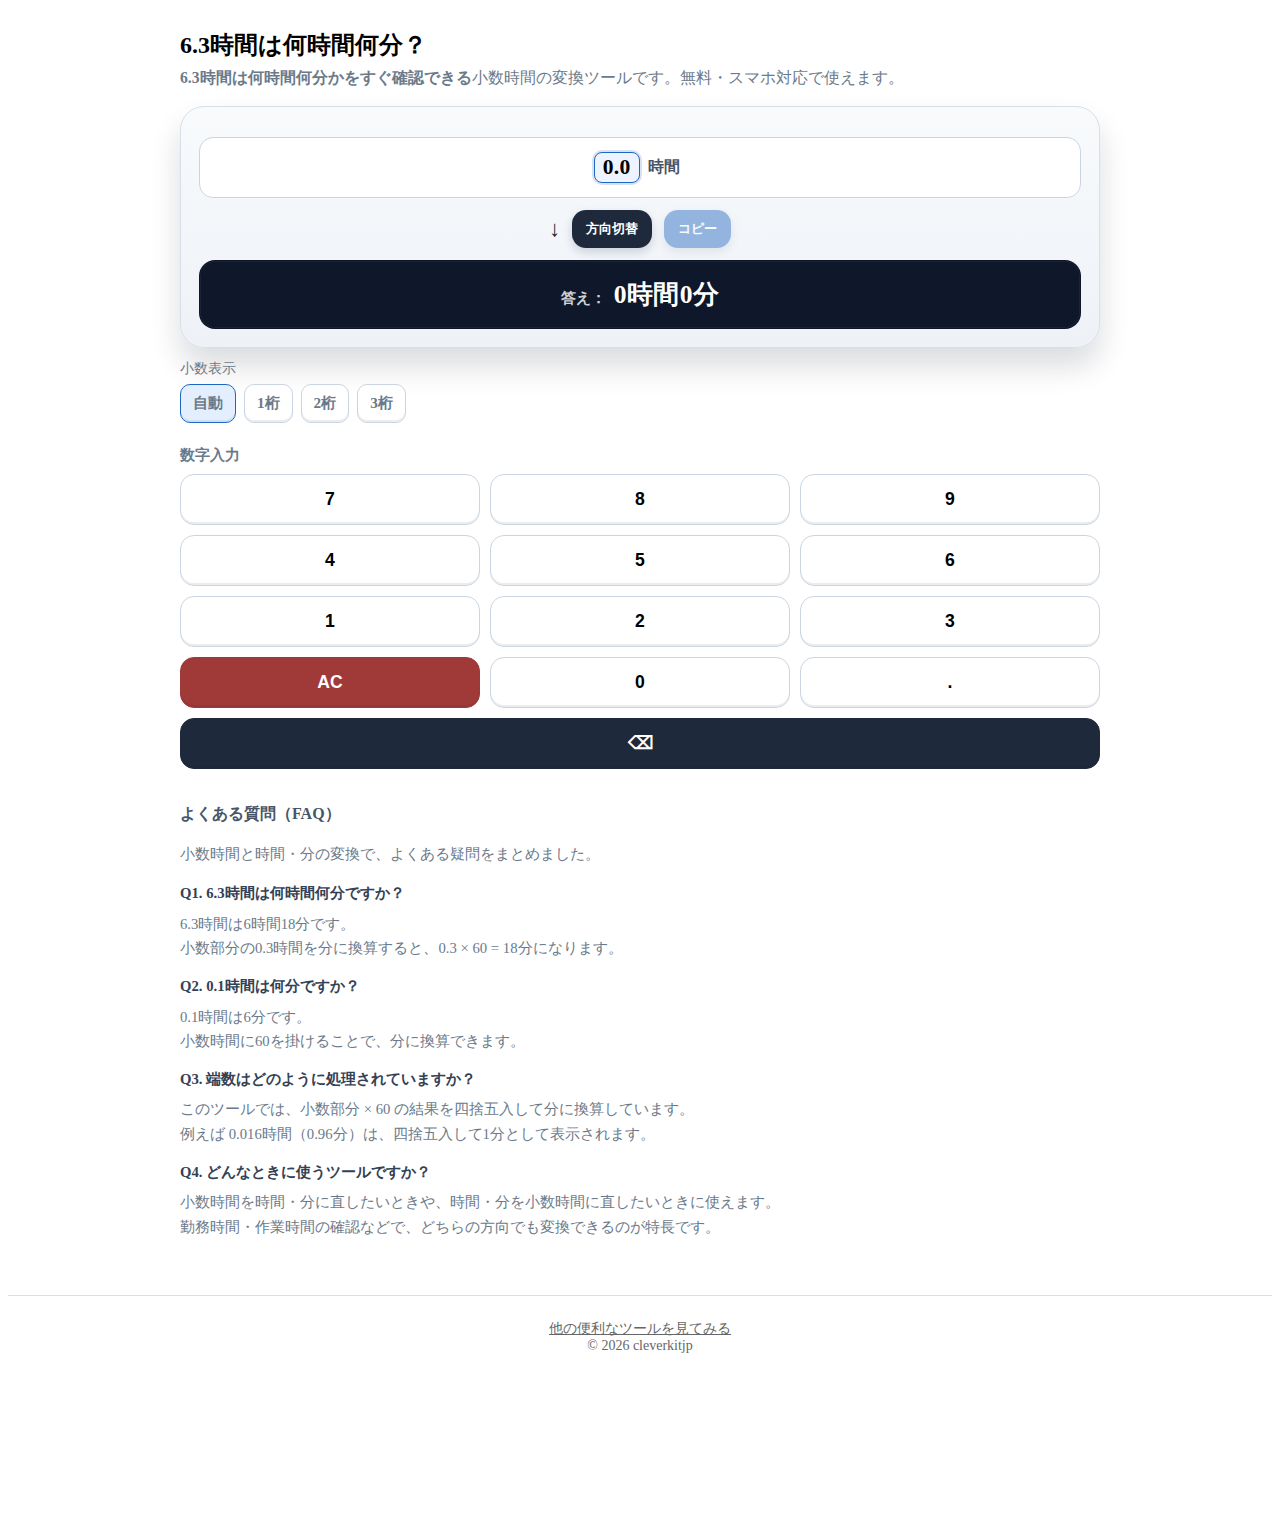
<file: decimal-time-converter/index.html>
<!doctype html>
<html lang="ja">
<head>
  <meta charset="UTF-8" />
  <meta name="viewport" content="width=device-width,initial-scale=1" />

  <title>6.3時間は何時間何分？｜小数時間↔時間・分 変換ツール</title>
  <meta name="description" content="6.3時間は何時間何分？小数時間（6.3・6.25など）を時間・分に即変換。逆に時間・分から小数時間にも対応。スマホ対応・登録不要の無料ツール。" />

  <meta property="og:title" content="6.3時間は何時間何分？｜小数時間↔時間・分 変換ツール" />
  <meta property="og:description" content="小数時間と時間・分をワンタップ切替で即変換。丸め設定と結果コピーに対応。" />
  <meta property="og:type" content="website" />

  <!-- Google Analytics GA4 -->
  <script async src="https://www.googletagmanager.com/gtag/js?id=G-F6517NYNFF"></script>
  <script>
    window.dataLayer = window.dataLayer || [];
    function gtag(){dataLayer.push(arguments);}
    gtag('js', new Date());
    gtag('config', 'G-F6517NYNFF');
  </script>

  <!-- AdSense -->
  <script async src="https://pagead2.googlesyndication.com/pagead/js/adsbygoogle.js?client=ca-pub-9727255179923866"
       crossorigin="anonymous"></script>

  <!-- common.css -->
  <link rel="stylesheet" href="https://cleverkitjp.github.io/common.css">

  <style>
    /* common.css を前提に最小限だけ補助 */
    .ck-wrap{max-width:920px;margin:0 auto;padding:16px}
    .ck-title{margin:6px 0 6px;font-size:1.5rem;line-height:1.25}
    .ck-lead{margin:0 0 16px;color:var(--muted,#6b7a8a);font-size:.98rem;line-height:1.55}
    .ck-card{
      background:linear-gradient(180deg, #f8fafc 0%, #eef2f7 100%);
      border:1px solid var(--line,#d7dfea);
      border-radius:24px;
      padding:18px;
      box-shadow:0 18px 30px rgba(15,23,42,.15);
    }
    .ck-card-header{
      display:flex;
      align-items:center;
      justify-content:space-between;
      gap:12px;
      flex-wrap:wrap;
    }
    .ck-card-header h2{margin:0;font-size:1.05rem;color:#0f172a}
    .ck-mode-title{
      margin:0;
      font-size:1.12rem;
      font-weight:900;
      color:#0f172a;
      background:#fff3d6;
      border:1px solid #f0d28c;
      padding:6px 14px;
      border-radius:999px;
      box-shadow:inset 0 -1px 0 rgba(15,23,42,.12);
    }
    .ck-card > h2{margin:0 0 10px;font-size:1.05rem;color:#0f172a}
    .ck-example{
      margin:-4px 0 12px;
      color:var(--muted,#6b7a8a);
      font-size:.9rem;
      font-weight:700;
    }
    .ck-row{display:flex;gap:12px;align-items:flex-end;flex-wrap:wrap}
    .ck-field{flex:1;min-width:0}
    .ck-field label{display:block;font-size:.85rem;color:var(--muted,#6b7a8a);margin:0 0 6px}
    .ck-field input, .ck-field select{
      width:100%;
      padding:14px 14px;
      border:1px solid #cbd5e1;
      border-radius:14px;
      font-size:1.05rem;
      background:#fff;
      box-sizing:border-box;
    }
    .ck-input-display{
      width:100%;
      padding:14px 14px;
      border:1px solid #cbd5e1;
      border-radius:14px;
      font-size:1.35rem;
      font-weight:800;
      letter-spacing:.3px;
      background:#fff;
      box-sizing:border-box;
      min-height:56px;
      display:flex;
      align-items:center;
      justify-content:center;
      gap:2px;
    }
    .ck-input-display .ck-slot{
      display:inline-flex;
      align-items:center;
      padding:2px 6px;
      border-radius:8px;
      border:1px solid transparent;
      min-width:32px;
      justify-content:center;
    }
    .ck-input-display .ck-slot.active{
      border-color:#1f66c1;
      background:#eef4ff;
      box-shadow:0 0 0 2px rgba(31,102,193,.18);
    }
    .ck-input-display .ck-unit{
      margin:0 6px;
      font-size:1rem;
      color:#475569;
      font-weight:800;
    }
    .ck-field input:focus, .ck-field select:focus{outline:3px solid rgba(31,102,193,.25);outline-offset:2px}
    .ck-output-display{
      width:100%;
      padding:16px 14px;
      border-radius:16px;
      background:#0f172a;
      color:#fff;
      border:1px solid rgba(15,23,42,.7);
      box-shadow:inset 0 0 0 1px rgba(255,255,255,.05);
      font-size:1.6rem;
      font-weight:900;
      text-align:center;
      letter-spacing:.4px;
      box-sizing:border-box;
      display:flex;
      align-items:baseline;
      justify-content:center;
      gap:8px;
    }
    .ck-output-display .ck-answer-label{
      font-size:.92rem;
      font-weight:600;
      letter-spacing:.1px;
      opacity:.8;
    }
    .ck-output-display .ck-answer-value{
      font-size:1.6rem;
      font-weight:900;
    }
    .ck-flow{
      display:flex;
      flex-direction:column;
      gap:12px;
      margin-top:12px;
    }
    .ck-switch{
      display:flex;
      align-items:center;
      justify-content:center;
      gap:12px;
    }
    .ck-arrow{
      font-size:1.4rem;
      font-weight:900;
      color:#1f2937;
    }
    .ck-actions{display:flex;gap:10px;margin-top:10px;flex-wrap:wrap}
    .ck-btn{
      appearance:none;border:0;border-radius:14px;
      padding:10px 14px;font-weight:800;
      background:var(--blue,#1f66c1);color:#fff;
      box-shadow:var(--shadow-press,0 4px 10px rgba(20,40,80,.18));
    }
    .ck-btn:disabled{opacity:.45}
    .ck-btn.secondary{background:#1e293b}
    .ck-err{margin-top:8px;color:#b42318;font-weight:700;font-size:.92rem}
    .ck-keypad{margin-top:16px}
    .ck-keypad-title{font-weight:800;margin:0 0 8px;font-size:.95rem;color:var(--muted,#6b7a8a)}
    .ck-keypad-grid{
      display:grid;
      grid-template-columns:repeat(3, minmax(64px, 1fr));
      gap:10px;
      grid-template-areas:
        "seven eight nine"
        "four five six"
        "one two three"
        "clear zero action"
        "back back back";
    }
    .ck-key{
      border:1px solid #cbd5e1;
      background:#fff;
      border-radius:14px;
      padding:14px 8px;
      font-weight:900;
      font-size:1.1rem;
      box-shadow:inset 0 -2px 0 rgba(15,23,42,.08);
      cursor:pointer;
    }
    .ck-key:disabled{cursor:not-allowed;opacity:.45}
    .ck-key.action{background:#1e293b;color:#fff;border-color:#1e293b}
    .ck-key.next{background:var(--blue,#1f66c1);color:#fff;border-color:var(--blue,#1f66c1)}
    .ck-key.ac{background:#9f3a38;border-color:#9f3a38}
    .ck-key[data-key="7"]{grid-area:seven}
    .ck-key[data-key="8"]{grid-area:eight}
    .ck-key[data-key="9"]{grid-area:nine}
    .ck-key[data-key="back"]{grid-area:back}
    .ck-key[data-key="4"]{grid-area:four}
    .ck-key[data-key="5"]{grid-area:five}
    .ck-key[data-key="6"]{grid-area:six}
    .ck-key[data-key="clear"]{grid-area:clear}
    .ck-key[data-key="1"]{grid-area:one}
    .ck-key[data-key="2"]{grid-area:two}
    .ck-key[data-key="3"]{grid-area:three}
    .ck-key[data-key="0"]{grid-area:zero}
    .ck-key[data-key="."]{grid-area:action}
    .ck-key[data-key="next"]{grid-area:action}
    .ck-seg{display:flex;gap:8px;flex-wrap:wrap}
    .ck-seg input{display:none}
    .ck-seg label{
      border:1px solid #cbd5e1;
      background:#fff;border-radius:10px;
      padding:8px 12px;font-weight:800;font-size:.95rem;
      box-shadow:inset 0 -2px 0 rgba(15,23,42,.08);
    }
    .ck-seg input:checked + label{border-color:#1f66c1;background:#e3efff}
    .ck-toast{
      position:fixed;left:50%;bottom:16px;transform:translateX(-50%);
      background:#111827;color:#fff;
      padding:10px 12px;border-radius:999px;
      font-weight:800;opacity:0;pointer-events:none;
      transition:opacity .18s ease;
      max-width:92vw;white-space:nowrap;overflow:hidden;text-overflow:ellipsis;
    }
    .ck-toast.show{opacity:.95}
    .ck-faq{
      margin-top:32px;
      color:var(--muted,#6b7a8a);
      font-size:.92rem;
      line-height:1.65;
    }
    .ck-faq h2{
      margin:0 0 8px;
      font-size:1rem;
      font-weight:700;
      color:#475569;
    }
    .ck-faq dl{margin:10px 0 0}
    .ck-faq dt{
      margin-top:14px;
      font-weight:700;
      color:#334155;
    }
    .ck-faq dd{margin:6px 0 0}
    @media (max-width:720px){
      .ck-row{flex-direction:column;align-items:stretch}
      .ck-field{width:100%}
      .ck-keypad-grid{
        grid-template-columns:repeat(3, minmax(56px, 1fr));
        gap:8px;
        grid-template-areas:
          "seven eight nine"
          "four five six"
          "one two three"
          "clear zero action"
          "back back back";
      }
      .ck-key{padding:12px 6px;font-size:1rem}
    }
  </style>
</head>

<body>
  <main class="ck-wrap">
    <h1 class="ck-title">6.3時間は何時間何分？</h1>
    <p class="ck-lead">
      <strong>6.3時間は何時間何分かをすぐ確認できる</strong>小数時間の変換ツールです。無料・スマホ対応で使えます。
    </p>

    <div id="panelA">
      <section class="ck-card">
        <div class="ck-flow">
          <div class="ck-input-display" id="decDisplay" aria-label="小数時間の入力">0.0時間</div>
          <div class="ck-switch">
            <span class="ck-arrow" aria-hidden="true">↓</span>
            <button class="ck-btn secondary" id="toggleMode">方向切替</button>
            <button class="ck-btn" id="aCopy" disabled>コピー</button>
          </div>
          <div class="ck-output-display" id="aBig" role="status" aria-live="polite">0時間0分</div>
        </div>
      </section>
      <div class="ck-err" id="aErr" hidden></div>

      <div class="ck-decfmt-slot" id="decFmtSlotA"></div>

    </div>

    <div id="panelB" hidden>
      <section class="ck-card">
        <div class="ck-flow">
          <div class="ck-input-display" id="timeDisplay" aria-label="時間分の入力">0時間0分</div>
          <div class="ck-switch">
            <span class="ck-arrow" aria-hidden="true">↓</span>
            <button class="ck-btn secondary" id="toggleModeB">方向切替</button>
            <button class="ck-btn" id="bCopy" disabled>コピー</button>
          </div>
          <div class="ck-output-display" id="bBig" role="status" aria-live="polite">0.0時間</div>
        </div>
      </section>
      <div class="ck-err" id="bErr" hidden></div>

      <div class="ck-decfmt-slot" id="decFmtSlotB"></div>
    </div>

    <div id="decFmtBlock">
      <div class="ck-row" style="margin-top:12px">
        <div class="ck-field" style="min-width:260px;">
          <label>小数表示</label>
          <div class="ck-seg" role="radiogroup" aria-label="小数表示の桁数">
            <input type="radio" name="decFmt" id="fmtRaw" value="raw" checked>
            <label for="fmtRaw">自動</label>

            <input type="radio" name="decFmt" id="fmt1" value="1">
            <label for="fmt1">1桁</label>

            <input type="radio" name="decFmt" id="fmt2" value="2">
            <label for="fmt2">2桁</label>

            <input type="radio" name="decFmt" id="fmt3" value="3">
            <label for="fmt3">3桁</label>
          </div>
        </div>
      </div>
    </div>

    <div class="ck-keypad" aria-label="数字入力パッド">
      <div class="ck-keypad-title">数字入力</div>
      <div class="ck-keypad-grid">
        <button class="ck-key" data-key="7">7</button>
        <button class="ck-key" data-key="8">8</button>
        <button class="ck-key" data-key="9">9</button>
        <button class="ck-key" data-key="4">4</button>
        <button class="ck-key" data-key="5">5</button>
        <button class="ck-key" data-key="6">6</button>
        <button class="ck-key" data-key="1">1</button>
        <button class="ck-key" data-key="2">2</button>
        <button class="ck-key" data-key="3">3</button>
        <button class="ck-key action ac" data-key="clear">AC</button>
        <button class="ck-key" data-key="0">0</button>
        <button class="ck-key action next" data-key="next" id="bNext">次へ</button>
        <button class="ck-key" data-key="." id="dotKey">.</button>
        <button class="ck-key action" data-key="back">⌫</button>
      </div>
    </div>

    <section class="ck-faq" aria-label="よくある質問">
      <h2>よくある質問（FAQ）</h2>
      <p>小数時間と時間・分の変換で、よくある疑問をまとめました。</p>
      <dl>
        <dt>Q1. 6.3時間は何時間何分ですか？</dt>
        <dd>
          6.3時間は6時間18分です。<br>
          小数部分の0.3時間を分に換算すると、0.3 × 60 = 18分になります。
        </dd>
        <dt>Q2. 0.1時間は何分ですか？</dt>
        <dd>
          0.1時間は6分です。<br>
          小数時間に60を掛けることで、分に換算できます。
        </dd>
        <dt>Q3. 端数はどのように処理されていますか？</dt>
        <dd>
          このツールでは、小数部分 × 60 の結果を四捨五入して分に換算しています。<br>
          例えば 0.016時間（0.96分）は、四捨五入して1分として表示されます。
        </dd>
        <dt>Q4. どんなときに使うツールですか？</dt>
        <dd>
          小数時間を時間・分に直したいときや、時間・分を小数時間に直したいときに使えます。<br>
          勤務時間・作業時間の確認などで、どちらの方向でも変換できるのが特長です。
        </dd>
      </dl>
    </section>

  </main>

  <div class="ck-toast" id="toast">コピーしました</div>

  <div id="ck-footer-container"></div>

  <script>
    (function() {
      var container = document.getElementById('ck-footer-container');
      if (!container) return;

      fetch('https://cleverkitjp.github.io/footer.html')
        .then(function(response) { return response.text(); })
        .then(function(html) {
          container.innerHTML = html;

          try {
            (adsbygoogle = window.adsbygoogle || []).push({});
          } catch (e) {
            console.warn('adsbygoogle error', e);
          }
        })
        .catch(function(e) {
          console.warn('footer load error', e);
        });
    })();
  </script>

  <script>
    // ===== Utilities =====
    function $(id){ return document.getElementById(id); }

    function showToast(msg){
      var t = $('toast');
      t.textContent = msg || 'コピーしました';
      t.classList.add('show');
      window.clearTimeout(showToast._tm);
      showToast._tm = window.setTimeout(function(){ t.classList.remove('show'); }, 1100);
    }

    function copyText(text){
      if (!text) return Promise.reject(new Error('empty'));
      if (navigator.clipboard && navigator.clipboard.writeText){
        return navigator.clipboard.writeText(text);
      }
      // Fallback
      return new Promise(function(resolve, reject){
        try{
          var ta = document.createElement('textarea');
          ta.value = text;
          ta.setAttribute('readonly', '');
          ta.style.position='fixed';
          ta.style.left='-9999px';
          document.body.appendChild(ta);
          ta.select();
          var ok = document.execCommand('copy');
          document.body.removeChild(ta);
          ok ? resolve() : reject(new Error('copy failed'));
        }catch(e){ reject(e); }
      });
    }

    function trimZeros(numStr){
      // "6.500000" -> "6.5", "6.000" -> "6"
      if (!numStr.includes('.')) return numStr;
      numStr = numStr.replace(/0+$/,'').replace(/\.$/,'');
      return numStr;
    }

    function getDefaultDecimalText(fmt){
      if (fmt === 'raw') return '0.0';
      var digits = Number(fmt);
      if (!Number.isFinite(digits)) return '0.0';
      return '0.' + '0'.repeat(digits);
    }

    function formatDecimalDisplay(raw, fmt){
      if (!raw) return '—';
      if (raw.endsWith('.')) return raw;
      var x = Number(raw);
      if (!Number.isFinite(x)) return raw;
      if (fmt === 'raw'){
        return trimZeros(x.toFixed(6));
      }
      var digits = Number(fmt);
      if (!Number.isFinite(digits)) return raw;
      return x.toFixed(digits);
    }
  </script>

  <script>
    // ===== Elements =====
    var decDisplay = $('decDisplay');
    var aBig = $('aBig');
    var aErr = $('aErr');
    var aCopy = $('aCopy');
    var panelA = $('panelA');
    var panelB = $('panelB');
    var toggleMode = $('toggleMode');
    var toggleModeB = $('toggleModeB');
    var dotKey = $('dotKey');
    var decFmtBlock = $('decFmtBlock');
    var decFmtSlotA = $('decFmtSlotA');
    var decFmtSlotB = $('decFmtSlotB');

    var timeDisplay = $('timeDisplay');
    var bBig = $('bBig');
    var bErr = $('bErr');
    var bCopy = $('bCopy');
    var bNext = $('bNext');

    var lastAResult = '';
    var decInput = '';
    var mode = 'A';

    var lastBResult = '';
    var bHourInput = '';
    var bMinInput = '';
    var bStep = 'hour';

    function setError(el, msg){
      if (msg){
        el.hidden = false;
        el.textContent = msg;
      }else{
        el.hidden = true;
        el.textContent = '';
      }
    }

    function setMode(next){
      mode = next;
      var isB = mode === 'B';
      panelA.hidden = isB;
      panelB.hidden = !isB;
      if (dotKey) dotKey.hidden = isB;
      if (bNext) bNext.hidden = !isB;
      if (decFmtBlock){
        if (isB){
          decFmtSlotB.appendChild(decFmtBlock);
        }else{
          decFmtSlotA.appendChild(decFmtBlock);
        }
      }
      if (isB){
        computeB();
      }else{
        computeA();
      }
    }

    function setAnswerDisplay(el, text){
      el.innerHTML = '<span class="ck-answer-label">答え：</span><span class="ck-answer-value">' + text + '</span>';
    }

    // ===== A: decimal hours -> h m =====
    function computeA(){
      var raw = decInput;
      var fmt = document.querySelector('input[name="decFmt"]:checked')?.value || 'raw';
      var displayValue = raw ? formatDecimalDisplay(raw, fmt) : getDefaultDecimalText(fmt);
      decDisplay.innerHTML = '<span class="ck-slot active">' + displayValue + '</span>' +
        '<span class="ck-unit">時間</span>';
      if (!raw){
        setAnswerDisplay(aBig, '0時間0分');
        setError(aErr, '');
        aCopy.disabled = true;
        lastAResult = '';
        return;
      }

      var x = Number(raw);
      if (!Number.isFinite(x)){
        setAnswerDisplay(aBig, '—');
        setError(aErr, '小数時間を数値で入力してください（例：6.3）。');
        aCopy.disabled = true;
        lastAResult = '';
        return;
      }
      if (x < 0){
        setAnswerDisplay(aBig, '—');
        setError(aErr, '負の小数時間は入力できません。');
        aCopy.disabled = true;
        lastAResult = '';
        return;
      }

      var hours = Math.floor(x);
      var frac = x - hours;

      // floating error mitigation
      var rawMinutes = frac * 60;
      rawMinutes = Math.round(rawMinutes * 1e9) / 1e9;

      var minutes = Math.round(rawMinutes);

      // 60-min carry
      if (minutes === 60){
        hours += 1;
        minutes = 0;
      }

      var out = hours + '時間' + minutes + '分';
      lastAResult = out;

      setAnswerDisplay(aBig, out);
      setError(aErr, '');
      aCopy.disabled = false;
    }

    // ===== B: h m -> decimal hours =====
    function updateTimeDisplay(){
      var h = bHourInput || '0';
      var m = bMinInput || '0';
      var hourClass = bStep === 'hour' ? 'ck-slot active' : 'ck-slot';
      var minClass = bStep === 'minute' ? 'ck-slot active' : 'ck-slot';
      timeDisplay.innerHTML = '<span class="' + hourClass + '">' + h + '</span>' +
        '<span class="ck-unit">時間</span>' +
        '<span class="' + minClass + '">' + m + '</span>' +
        '<span class="ck-unit">分</span>';
    }

    function computeB(){
      updateTimeDisplay();
      setError(bErr, '');
      bCopy.disabled = true;
      lastBResult = '';

      var fmt = document.querySelector('input[name="decFmt"]:checked')?.value || 'raw';
      if (!bHourInput && !bMinInput){
        var defaultDec = getDefaultDecimalText(fmt);
        setAnswerDisplay(bBig, defaultDec + '時間');
        return;
      }

      var hours = Number(bHourInput || '0');
      var minutes = Number(bMinInput || '0');

      if (!Number.isFinite(hours) || !Number.isFinite(minutes)){
        setAnswerDisplay(bBig, '—');
        setError(bErr, '時間・分は数値で入力してください。');
        return;
      }
      if (hours < 0 || minutes < 0){
        setAnswerDisplay(bBig, '—');
        setError(bErr, '負の時間・分は入力できません。');
        return;
      }
      if (minutes >= 60){
        setAnswerDisplay(bBig, '—');
        setError(bErr, '分は0〜59の範囲で入力してください。');
        return;
      }

      var dec = hours + minutes / 60;
      var decText = formatDecimalDisplay(String(dec), fmt);

      setAnswerDisplay(bBig, decText + '時間');
      lastBResult = decText + '時間';
      bCopy.disabled = false;
    }

    // ===== Events =====
    aCopy.addEventListener('click', function(){
      copyText(lastAResult).then(function(){ showToast('コピーしました'); })
        .catch(function(){ showToast('コピーに失敗しました'); });
    });

    function applyKey(key){
      if (mode === 'B'){
        if (key === 'clear'){
          bHourInput = '';
          bMinInput = '';
          bStep = 'hour';
        }else if (key === 'back'){
          if (bStep === 'minute'){
            if (bMinInput){
              bMinInput = bMinInput.slice(0, -1);
            }else{
              bStep = 'hour';
            }
          }else{
            bHourInput = bHourInput.slice(0, -1);
          }
        }else if (key === '.'){
          return;
        }else if (key === 'next'){
          if (bStep === 'hour'){
            if (!bHourInput) bHourInput = '0';
            bStep = 'minute';
          }else{
            bStep = 'hour';
          }
        }else{
          if (bStep === 'hour'){
            bHourInput = bHourInput + key;
          }else{
            bMinInput = bMinInput + key;
          }
        }
        computeB();
      }else{
        if (key === 'clear'){
          decInput = '';
        }else if (key === 'back'){
          decInput = decInput.slice(0, -1);
        }else if (key === '.'){
          if (decInput.includes('.')) return;
          decInput = decInput ? decInput + key : '0.';
        }else if (key === 'next'){
          return;
        }else{
          decInput = decInput + key;
        }
        computeA();
      }
    }

    document.querySelectorAll('.ck-keypad [data-key]').forEach(function(btn){
      btn.addEventListener('click', function(){
        var key = btn.getAttribute('data-key');
        applyKey(key);
      });
    });
    document.querySelectorAll('input[name="decFmt"]').forEach(function(radio){
      radio.addEventListener('change', function(){
        if (mode === 'B'){
          computeB();
        }else{
          computeA();
        }
      });
    });

    toggleMode.addEventListener('click', function(){
      setMode('B');
    });
    toggleModeB.addEventListener('click', function(){
      setMode('A');
    });

    bCopy.addEventListener('click', function(){
      copyText(lastBResult).then(function(){ showToast('コピーしました'); })
        .catch(function(){ showToast('コピーに失敗しました'); });
    });

    // Initial
    setMode('A');
  </script>

</body>
</html>
</file>
<file: style.css>
:root {
  --bg-body: #f5f5f7;
  --bg-card: #ffffff;
  --border-card: #e5e7eb;
  --text-main: #111827;
  --text-sub: #4b5563;
  --accent: #2563eb;
  --accent-soft: #eff6ff;
  --radius-card: 16px;
  --shadow-card: 0 8px 20px rgba(15, 23, 42, 0.04);
  --font-base: -apple-system, BlinkMacSystemFont, "Segoe UI", system-ui, sans-serif;
}

/* ベース */

*,
*::before,
*::after {
  box-sizing: border-box;
}

html,
body {
  margin: 0;
  padding: 0;
}

body {
  font-family: var(--font-base);
  background: var(--bg-body);
  color: var(--text-main);
  line-height: 1.7;
  -webkit-font-smoothing: antialiased;
}

/* アクセシビリティ用 h1 非表示 */

.visually-hidden {
  position: absolute;
  width: 1px;
  height: 1px;
  padding: 0;
  margin: -1px;
  overflow: hidden;
  clip: rect(0, 0, 0, 0);
  border: 0;
}

/* ヘッダー */

.site-header {
  position: sticky;
  top: 0;
  z-index: 50;
  background: #ffffffcc;
  backdrop-filter: blur(8px);
  border-bottom: 1px solid #e5e7eb;
}

.site-header-inner {
  max-width: 960px;
  margin: 0 auto;
  padding: 10px 16px 8px;
}

.site-title {
  font-size: 18px;
  font-weight: 700;
  letter-spacing: 0.03em;
  color: var(--accent);
}

.site-tagline {
  margin: 4px 0 0;
  font-size: 12px;
  color: var(--text-sub);
}

/* メイン */

.site-main {
  max-width: 960px;
  margin: 0 auto;
  padding: 16px 16px 32px;
}

/* カード */

.card {
  background: var(--bg-card);
  border-radius: var(--radius-card);
  border: 1px solid var(--border-card);
  box-shadow: var(--shadow-card);
  padding: 16px 16px 18px;
  margin-bottom: 16px;
}

.card h2 {
  margin: 0 0 8px;
  font-size: 16px;
  font-weight: 600;
}

.card p {
  margin: 0 0 10px;
  font-size: 14px;
  color: var(--text-sub);
}

/* リスト・注記 */

.list {
  padding-left: 20px;
  margin: 4px 0 10px;
}

.list li {
  font-size: 14px;
  color: var(--text-sub);
  margin-bottom: 4px;
}

.note {
  font-size: 12px;
  color: #6b7280;
}

/* ツール一覧セクション */

.section-header {
  margin-top: 20px;
  margin-bottom: 8px;
  display: flex;
  flex-direction: column;
  gap: 8px;
}

.section-header h2 {
  margin: 0;
  font-size: 16px;
  font-weight: 600;
}

/* フィルター */

.tool-filters {
  display: inline-flex;
  flex-wrap: wrap;
  gap: 6px;
}

.filter-btn {
  border: 1px solid #d1d5db;
  background: #ffffff;
  border-radius: 999px;
  font-size: 11px;
  padding: 4px 10px;
  color: #4b5563;
  cursor: pointer;
}

.filter-btn.is-active {
  background: var(--accent-soft);
  color: var(--accent);
  border-color: #bfdbfe;
}

.filter-btn:focus-visible {
  outline: 2px solid var(--accent);
  outline-offset: 2px;
}

/* ツールカードグリッド */

.tool-grid {
  display: grid;
  grid-template-columns: 1fr;
  gap: 12px;
  margin-top: 8px;
}

.tool-card {
  display: flex;
  justify-content: space-between;
  align-items: stretch;
  gap: 8px;
  background: var(--bg-card);
  border-radius: var(--radius-card);
  border: 1px solid var(--border-card);
  box-shadow: var(--shadow-card);
  padding: 12px 14px;
  text-decoration: none;
  color: inherit;
  transition: transform 0.08s ease-out, box-shadow 0.08s ease-out, border-color 0.08s ease-out;
}

.tool-card:hover {
  transform: translateY(-1px);
  box-shadow: 0 10px 24px rgba(15, 23, 42, 0.05);
  border-color: #d1d5db;
}

.tool-card-body {
  flex: 1 1 auto;
  min-width: 0;
}

.tool-title {
  margin: 0 0 4px;
  font-size: 14px;
  font-weight: 600;
  color: var(--text-main);
}

.tool-desc {
  margin: 0 0 6px;
  font-size: 12px;
  color: var(--text-sub);
}

.tool-tags {
  display: flex;
  flex-wrap: wrap;
  gap: 4px;
}

.tool-tag {
  font-size: 11px;
  padding: 2px 8px;
  border-radius: 999px;
  background: #f3f4f6;
  color: #6b7280;
}

.tool-link-label {
  flex: 0 0 auto;
  align-self: center;
  font-size: 12px;
  font-weight: 600;
  color: var(--accent);
  padding-left: 8px;
}

/* 非表示（フィルタ用） */

.is-hidden {
  display: none !important;
}

/* ボタン */

.btn {
  display: inline-flex;
  align-items: center;
  justify-content: center;
  padding: 7px 14px;
  border-radius: 999px;
  background: var(--accent);
  color: #ffffff;
  font-size: 13px;
  text-decoration: none;
  border: none;
  cursor: pointer;
}

.btn:hover {
  opacity: 0.92;
}

.btn:focus-visible {
  outline: 2px solid #1d4ed8;
  outline-offset: 2px;
}

/* フッター */

.site-footer {
  margin-top: 24px;
  font-size: 11px;
  color: #9ca3af;
  text-align: center;
}

.site-footer a {
  color: #6b7280;
  text-decoration: none;
}

.site-footer a:hover {
  text-decoration: underline;
}

/* リンク */

a {
  color: var(--accent);
}

a:hover {
  text-decoration: underline;
}

/* レスポンシブ（タブレット以上） */

@media (min-width: 640px) {
  .site-main {
    padding: 20px 20px 40px;
  }

  .card {
    padding: 18px 20px 20px;
    margin-bottom: 18px;
  }

  .tool-grid {
    grid-template-columns: repeat(2, minmax(0, 1fr));
  }

  .tool-card {
    padding: 14px 16px;
  }

  .tool-title {
    font-size: 14px;
  }

  .tool-desc {
    font-size: 12px;
  }
}

/* PC幅での中央寄せ */

@media (min-width: 1024px) {
  .site-header-inner,
  .site-main {
    padding-left: 24px;
    padding-right: 24px;
  }
}
</file>
<file: common.css>
/* cleverkitjp 共通フッター用スタイル */

.ck-footer {
  text-align: center;
  font-size: 14px;
  color: #666;
  margin-top: 40px;
  padding: 24px 0;
  border-top: 1px solid #ddd;
  background: transparent; /* 各ツールの背景になじませる */
}

.ck-footer a {
  color: inherit;
  text-decoration: underline;
}

.ck-ad {
  text-align: center;
  margin: 16px 0 40px;
}
</file>
<file: calorie-to-exercise/style.css>
:root {
  --bg: #f5f5fb;
  --card-bg: #ffffff;
  --text-main: #222222;
  --text-sub: #555555;
  --accent: #4a90e2;
  --accent-soft: #e3f0ff;
  --danger: #d9534f;
  --border-soft: #e0e0ea;
  --shadow-soft: 0 8px 20px rgba(15, 23, 42, 0.08);
  --radius-card: 16px;
  --radius-pill: 999px;
  --transition-fast: 0.18s ease-out;
}

*,
*::before,
*::after {
  box-sizing: border-box;
}

body {
  margin: 0;
  padding: 16px;
  font-family: system-ui, -apple-system, BlinkMacSystemFont, "Noto Sans JP",
    sans-serif;
  background: radial-gradient(circle at top, #eef3ff 0, #f9fafb 60%, #f3f4f6 100%);
  color: var(--text-main);
}

.page-wrapper {
  max-width: 720px;
  margin: 0 auto;
}

.page-header {
  text-align: center;
  margin-bottom: 16px;
}

.page-title {
  font-size: 1.3rem;
  margin: 0 0 4px;
}

.page-subtitle {
  margin: 0;
  font-size: 0.9rem;
  color: var(--text-sub);
}

.card {
  background-color: var(--card-bg);
  border-radius: var(--radius-card);
  box-shadow: var(--shadow-soft);
  padding: 16px 18px 18px;
  margin-bottom: 16px;
}

.card-title {
  margin: 0 0 12px;
  font-size: 1.05rem;
}

.field {
  margin-bottom: 12px;
}

.field label {
  display: block;
  font-size: 0.88rem;
  margin-bottom: 4px;
  color: var(--text-sub);
}

.required {
  color: var(--danger);
  font-size: 0.78rem;
  margin-left: 2px;
}

.optional {
  font-size: 0.78rem;
  color: var(--text-sub);
}

input[type="number"] {
  width: 100%;
  padding: 8px 10px;
  border-radius: 10px;
  border: 1px solid var(--border-soft);
  font-size: 1rem;
  outline: none;
  background-color: #fdfdff;
  transition: border-color var(--transition-fast),
    box-shadow var(--transition-fast), background-color var(--transition-fast);
}

input[type="number"]:focus {
  border-color: var(--accent);
  box-shadow: 0 0 0 2px rgba(74, 144, 226, 0.18);
  background-color: #ffffff;
}

input[type="number"]::-webkit-outer-spin-button,
input[type="number"]::-webkit-inner-spin-button {
  -webkit-appearance: none;
  margin: 0;
}

.primary-button,
.secondary-button,
.ghost-button {
  border-radius: 999px;
  padding: 10px 18px;
  font-size: 0.95rem;
  font-weight: 600;
  border: none;
  cursor: pointer;
  transition: transform var(--transition-fast),
    box-shadow var(--transition-fast), background-color var(--transition-fast),
    color var(--transition-fast), border-color var(--transition-fast);
}

.primary-button {
  background: linear-gradient(135deg, #4a90e2, #2b65d9);
  color: #ffffff;
  box-shadow: 0 6px 14px rgba(37, 99, 235, 0.35);
}

.primary-button:hover {
  transform: translateY(-1px);
  box-shadow: 0 10px 20px rgba(37, 99, 235, 0.4);
}

.primary-button:active {
  transform: translateY(0);
  box-shadow: 0 4px 10px rgba(37, 99, 235, 0.3);
}

.secondary-button {
  background-color: var(--accent-soft);
  color: var(--accent);
  border: 1px solid rgba(74, 144, 226, 0.4);
}

.secondary-button:hover {
  background-color: #d3e4ff;
}

.ghost-button {
  background-color: transparent;
  color: var(--text-sub);
  border: 1px solid var(--border-soft);
}

.ghost-button:hover {
  background-color: #f3f4f9;
}

.full-width {
  width: 100%;
}

.error-text {
  min-height: 1em;
  font-size: 0.8rem;
  color: var(--danger);
  margin: 2px 0 8px;
}

.summary-text {
  margin-top: 0;
  margin-bottom: 12px;
  font-size: 0.9rem;
  color: var(--text-sub);
}

/* 運動カード */
.exercise-grid {
  display: grid;
  grid-template-columns: 1fr;
  gap: 10px;
}

.exercise-card {
  display: flex;
  align-items: center;
  padding: 10px 12px;
  border-radius: 14px;
  border: 1px solid var(--border-soft);
  background-color: #fdfdff;
  cursor: pointer;
  transition: box-shadow var(--transition-fast),
    transform var(--transition-fast), border-color var(--transition-fast),
    background-color var(--transition-fast);
}

.exercise-card:hover {
  box-shadow: 0 6px 12px rgba(148, 163, 184, 0.35);
  transform: translateY(-1px);
  border-color: rgba(74, 144, 226, 0.6);
  background-color: #ffffff;
}

.exercise-icon {
  font-size: 1.4rem;
  margin-right: 10px;
}

.exercise-main {
  flex: 1;
}

.exercise-label {
  font-size: 0.9rem;
  color: var(--text-sub);
  margin-bottom: 2px;
}

.exercise-time {
  font-size: 1.1rem;
  font-weight: 600;
}

.exercise-meta {
  font-size: 0.75rem;
  color: #888888;
}

/* 注意書き・フッター */
.note {
  font-size: 0.78rem;
  color: var(--text-sub);
  margin: 4px 2px 20px;
}

.page-footer {
  text-align: center;
  font-size: 0.78rem;
  color: var(--text-sub);
  margin-bottom: 8px;
}

.footer-text {
  margin: 0;
}

/* オーバーレイ・モーダル（チャレンジモード） */
.overlay {
  position: fixed;
  inset: 0;
  display: flex;
  align-items: center;
  justify-content: center;
  z-index: 999;
}

.overlay.hidden {
  display: none;
}

.overlay-backdrop {
  position: absolute;
  inset: 0;
  background: rgba(15, 23, 42, 0.4);
  backdrop-filter: blur(2px);
}

.modal {
  position: relative;
  z-index: 1;
  width: min(420px, 92vw);
  max-height: 90vh;
  background-color: #ffffff;
  border-radius: 20px;
  box-shadow: 0 18px 35px rgba(15, 23, 42, 0.45);
  padding: 16px 16px 18px;
  display: flex;
  flex-direction: column;
}

.modal-close {
  position: absolute;
  top: 8px;
  right: 10px;
  background: transparent;
  border: none;
  font-size: 1.2rem;
  cursor: pointer;
  color: #999999;
}

.modal-header {
  display: flex;
  align-items: center;
  margin-bottom: 12px;
}

.challenge-icon {
  width: 38px;
  height: 38px;
  border-radius: 50%;
  background-color: var(--accent-soft);
  display: flex;
  align-items: center;
  justify-content: center;
  font-size: 1.3rem;
  margin-right: 8px;
}

.modal-header-text {
  flex: 1;
}

.modal-title {
  margin: 0;
  font-size: 1rem;
}

.modal-subtitle {
  margin: 2px 0 0;
  font-size: 0.8rem;
  color: var(--text-sub);
}

.modal-body {
  margin-top: 4px;
}

.hidden {
  display: none !important;
}

.ready-text {
  font-size: 0.95rem;
  margin-bottom: 10px;
}

/* タイマー表示 */
.timer-display {
  font-variant-numeric: tabular-nums;
  font-size: 2rem;
  font-weight: 700;
  letter-spacing: 0.05em;
  text-align: center;
  margin-bottom: 6px;
}

.timer-target-text {
  font-size: 0.85rem;
  color: var(--text-sub);
  text-align: center;
  margin-bottom: 12px;
}

.progress-bar {
  width: 100%;
  height: 8px;
  border-radius: 999px;
  background: #eef0f7;
  overflow: hidden;
  margin-bottom: 8px;
}

.progress-inner {
  height: 100%;
  width: 0%;
  border-radius: inherit;
  background: linear-gradient(90deg, #4a90e2, #2ecc71);
  transition: width 0.3s ease-out;
}

.timer-message {
  font-size: 0.85rem;
  text-align: center;
  min-height: 1.2em;
  color: #16a34a;
  margin-bottom: 10px;
}

.timer-controls {
  display: flex;
  gap: 8px;
  justify-content: center;
}

/* 小さめ端末対応 */
@media (min-width: 640px) {
  .exercise-grid {
    grid-template-columns: 1fr 1fr;
  }
}

.ck-breadcrumb {
  font-size: 12px;
  color: #888;
  padding: 8px 16px;
  max-width: 680px;
  margin: 0 auto;
}
.ck-breadcrumb a {
  color: #888;
  text-decoration: none;
}
.ck-breadcrumb a:hover {
  text-decoration: underline;
}
.ck-breadcrumb span {
  margin: 0 4px;
}
</file>
<file: daily-shopping-memo/style.css>
/* ベース */
body {
  margin: 0;
  padding: 0;
  font-family: -apple-system, BlinkMacSystemFont, "Segoe UI", sans-serif;
  background: #fff8f1;
  color: #333;
}

.ck-container {
  max-width: 720px;
  margin: 0 auto;
  padding: 16px;
  box-sizing: border-box;
}

/* カード共通 */
.card {
  background: #ffffff;
  border-radius: 14px;
  padding: 16px;
  box-shadow: 0 2px 8px rgba(0, 0, 0, 0.04);
  margin-bottom: 14px;
}

/* ヘッダー */
.app-header {
  background: linear-gradient(135deg, #ffe3c4, #ffd2a0);
}

.app-title {
  font-size: 1.25rem;
  margin: 0 0 8px;
}

.app-description {
  font-size: 0.9rem;
  line-height: 1.6;
  margin: 0;
}

/* モード切替 */
.app-controls {
  display: flex;
  flex-direction: column;
  gap: 12px;
}

.mode-toggle {
  display: flex;
  gap: 8px;
}

.mode-button {
  flex: 1;
  border-radius: 999px;
  border: 1px solid #ffc48a;
  background: #fff7ef;
  padding: 8px 10px;
  font-size: 0.9rem;
  cursor: pointer;
  outline: none;
  transition: background 0.15s ease, color 0.15s ease, border-color 0.15s ease;
}

.mode-button.active {
  background: #ff9f43;
  color: #fff;
  border-color: #ff9f43;
}

/* フィルタ */
.filter-toggle {
  display: flex;
  justify-content: flex-start;
}

.filter-label {
  display: inline-flex;
  align-items: center;
  gap: 6px;
  font-size: 0.9rem;
}

/* セクション */
.section-title {
  font-size: 1rem;
  margin: 0 0 8px;
}

.note-text {
  font-size: 0.8rem;
  color: #777;
  margin: 8px 0 0;
}

/* プリセットリスト */
.items-section {
  margin-bottom: 8px;
}

.category-card {
  margin-bottom: 10px;
}

.category-header {
  display: flex;
  justify-content: space-between;
  align-items: baseline;
  margin-bottom: 6px;
}

.category-title {
  font-size: 0.95rem;
  font-weight: 600;
}

.category-count {
  font-size: 0.75rem;
  color: #999;
}

/* 行 */
.item-row {
  display: flex;
  align-items: center;
  justify-content: space-between;
  padding: 8px 4px;
  border-radius: 8px;
  margin-bottom: 2px;
  gap: 8px;
}

.item-row:nth-child(odd) {
  background: #fffaf5;
}

.item-row:nth-child(even) {
  background: #fffbf8;
}

.item-row.is-buy {
  border: 1px solid #ffcf99;
}

.item-row.is-done {
  background: #e3f3e1;
  border-color: #9ad08a;
}

.item-main {
  display: flex;
  align-items: center;
  gap: 8px;
  flex: 1;
  min-width: 0;
}

.item-name {
  font-size: 0.9rem;
  word-break: break-all;
}

.item-name.done {
  text-decoration: line-through;
  color: #666;
}

/* 買うチェック */
.buy-label {
  display: inline-flex;
  align-items: center;
  gap: 4px;
  font-size: 0.8rem;
  padding: 4px 8px;
  border-radius: 999px;
  background: #fff;
  border: 1px solid #ffd7aa;
  cursor: pointer;
  white-space: nowrap;  /* ← これを追加 */
}

.buy-label input[type="checkbox"] {
  width: 16px;
  height: 16px;
}

/* アクション */
.item-actions {
  display: flex;
  align-items: center;
  gap: 4px;
}

.done-button {
  border-radius: 999px;
  border: none;
  padding: 6px 10px;
  font-size: 0.8rem;
  cursor: pointer;
  white-space: nowrap;
  outline: none;
}

.done-button.pending {
  background: #ffe8c9;
  color: #995200;
}

.done-button.completed {
  background: #4caf50;
  color: #fff;
}

.done-button.disabled {
  background: #eee;
  color: #999;
  cursor: default;
}

/* 削除／非表示ボタン（共通で×表示） */
.delete-button {
  border: none;
  background: transparent;
  color: #c0392b;
  font-size: 1rem;
  cursor: pointer;
  padding: 4px;
}

/* 入力フォーム */
.custom-form {
  display: flex;
  flex-direction: column;
  gap: 8px;
}

.custom-input {
  border-radius: 999px;
  border: 1px solid #ffc48a;
  padding: 8px 12px;
  font-size: 0.9rem;
  outline: none;
}

.custom-input:focus {
  border-color: #ff9f43;
  box-shadow: 0 0 0 2px rgba(255, 159, 67, 0.2);
}

/* メモ欄 */
.memo-textarea {
  width: 100%;
  min-height: 72px;
  border-radius: 10px;
  border: 1px solid #ffc48a;
  padding: 8px 10px;
  font-size: 0.9rem;
  line-height: 1.6;
  resize: none;
  box-sizing: border-box;
  outline: none;
}

.memo-textarea:focus {
  border-color: #ff9f43;
  box-shadow: 0 0 0 2px rgba(255, 159, 67, 0.2);
}

/* ボタン */
.primary-button,
.secondary-button,
.danger-button {
  width: 100%;
  border-radius: 999px;
  padding: 10px 12px;
  font-size: 0.9rem;
  border: none;
  cursor: pointer;
  outline: none;
  margin-top: 4px;
}

.primary-button {
  background: #ff9f43;
  color: #fff;
}

.secondary-button {
  background: #fff7ef;
  color: #995200;
  border: 1px solid #ffc48a;
}

.danger-button {
  background: #f46a6a;
  color: #fff;
}

.reset-buttons {
  display: flex;
  flex-direction: column;
  gap: 8px;
}

/* 小さめ端末対応 */
@media (min-width: 480px) {
  .reset-buttons {
    flex-direction: row;
  }
  .reset-buttons button {
    width: 50%;
  }
}

.ck-breadcrumb {
  font-size: 12px;
  color: #888;
  padding: 8px 16px;
  max-width: 680px;
  margin: 0 auto;
}
.ck-breadcrumb a {
  color: #888;
  text-decoration: none;
}
.ck-breadcrumb a:hover {
  text-decoration: underline;
}
.ck-breadcrumb span {
  margin: 0 4px;
}
</file>
